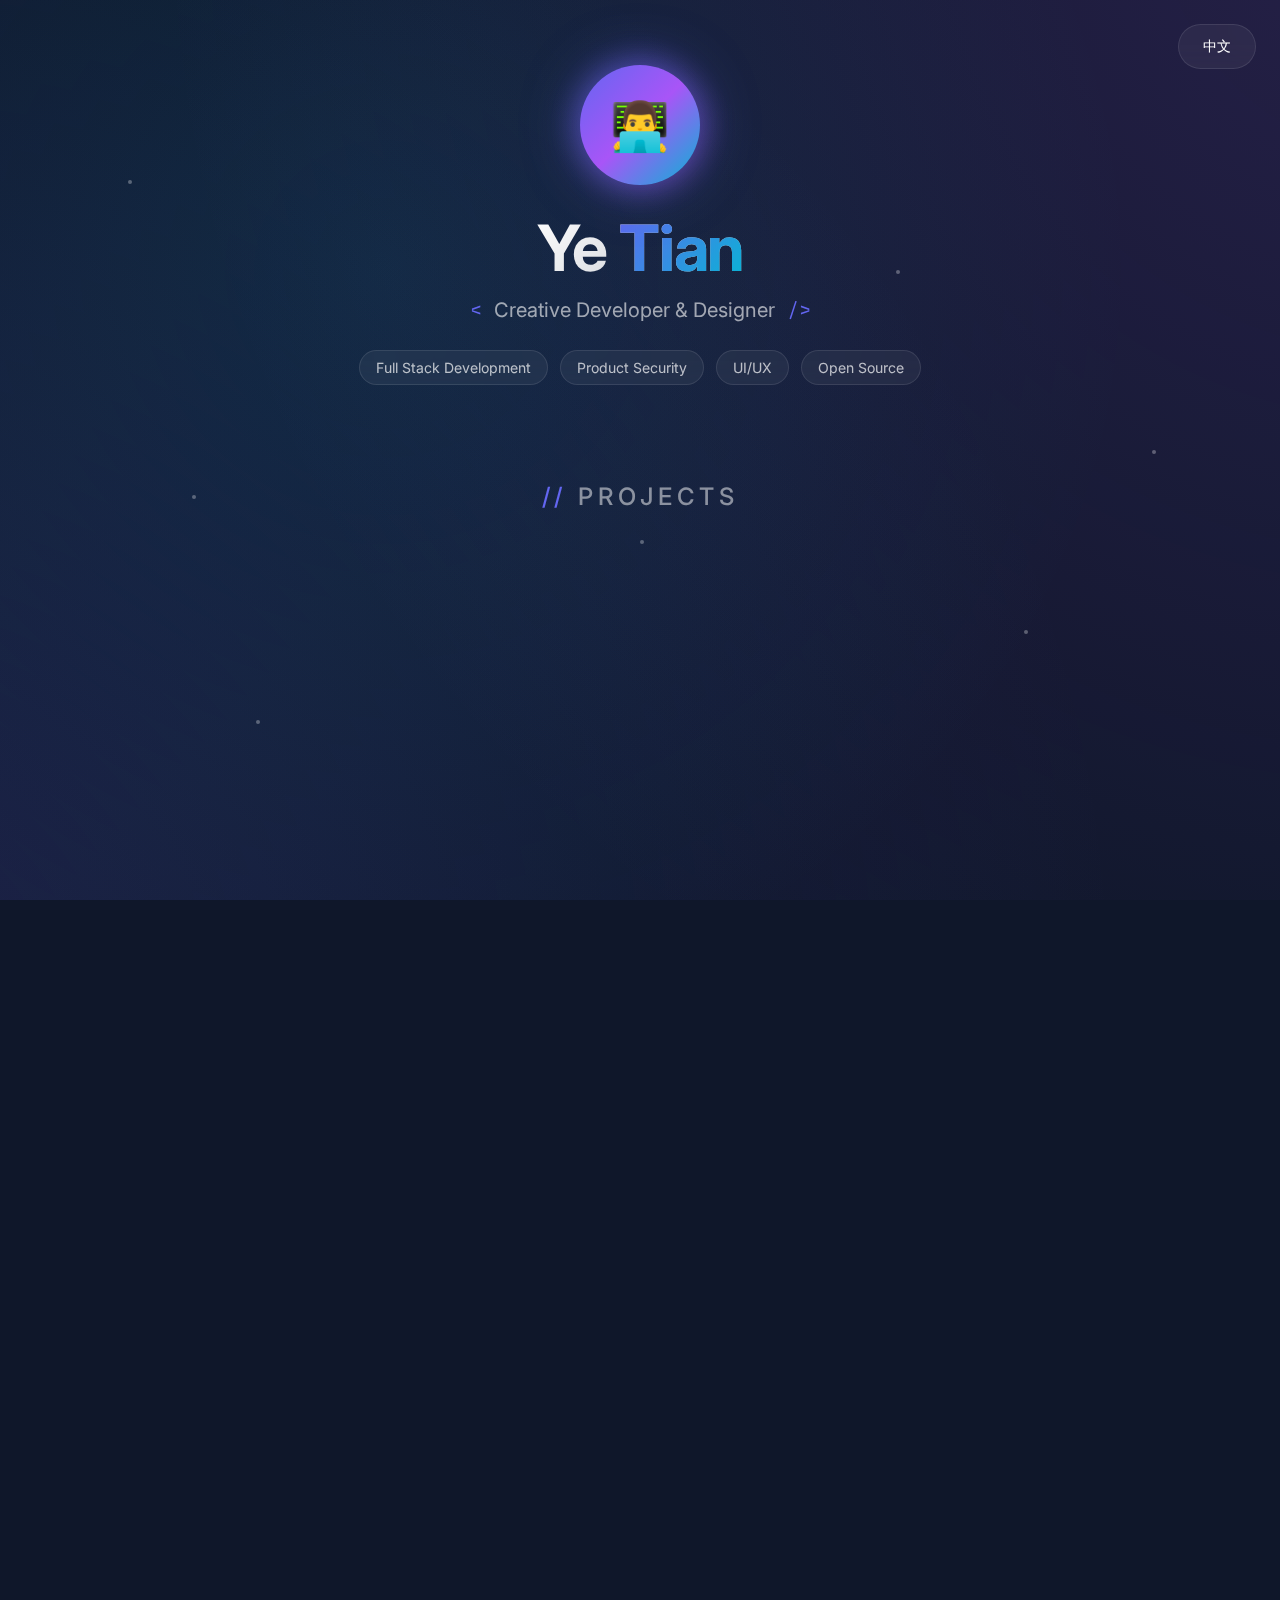
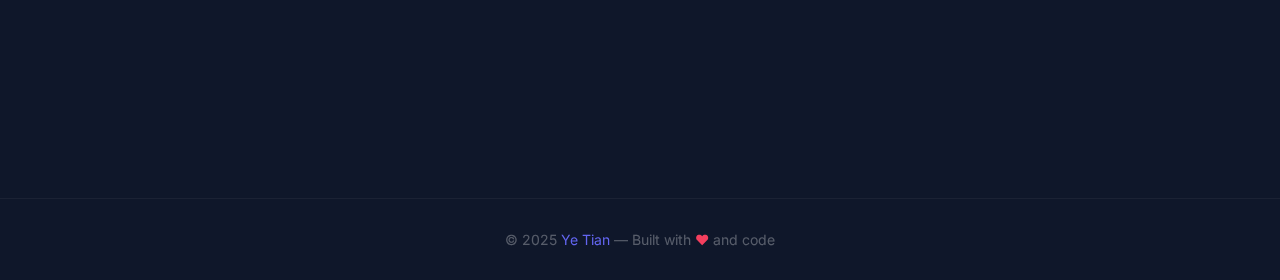
<file: index.html>
<!DOCTYPE html>
<html lang="en">
<head>
    <meta charset="UTF-8">
    <meta name="viewport" content="width=device-width, initial-scale=1.0">
    <title>Ye Tian | Creative Developer</title>
    <style>
        @import url('https://fonts.googleapis.com/css2?family=Inter:wght@300;400;500;600;700&family=Space+Mono:wght@400;700&display=swap');

        * {
            margin: 0;
            padding: 0;
            box-sizing: border-box;
        }

        :root {
            --primary: #6366f1;
            --secondary: #a855f7;
            --accent: #06b6d4;
            --dark: #0f172a;
            --light: #f8fafc;
        }

        body {
            font-family: 'Inter', -apple-system, BlinkMacSystemFont, sans-serif;
            background: var(--dark);
            min-height: 100vh;
            color: var(--light);
            overflow-x: hidden;
        }

        /* Animated Background */
        .bg-animation {
            position: fixed;
            top: 0;
            left: 0;
            width: 100%;
            height: 100%;
            z-index: -1;
            overflow: hidden;
        }

        .bg-animation::before {
            content: '';
            position: absolute;
            top: -50%;
            left: -50%;
            width: 200%;
            height: 200%;
            background: radial-gradient(circle at 20% 80%, rgba(99, 102, 241, 0.15) 0%, transparent 50%),
                        radial-gradient(circle at 80% 20%, rgba(168, 85, 247, 0.15) 0%, transparent 50%),
                        radial-gradient(circle at 40% 40%, rgba(6, 182, 212, 0.1) 0%, transparent 40%);
            animation: bgPulse 15s ease-in-out infinite;
        }

        @keyframes bgPulse {
            0%, 100% { transform: translate(0, 0) rotate(0deg); }
            33% { transform: translate(2%, 2%) rotate(1deg); }
            66% { transform: translate(-1%, 1%) rotate(-1deg); }
        }

        /* Floating particles */
        .particles {
            position: absolute;
            width: 100%;
            height: 100%;
        }

        .particle {
            position: absolute;
            width: 4px;
            height: 4px;
            background: rgba(255, 255, 255, 0.3);
            border-radius: 50%;
            animation: float 20s infinite;
        }

        .particle:nth-child(1) { left: 10%; top: 20%; animation-delay: 0s; animation-duration: 25s; }
        .particle:nth-child(2) { left: 20%; top: 80%; animation-delay: 2s; animation-duration: 20s; }
        .particle:nth-child(3) { left: 30%; top: 40%; animation-delay: 4s; animation-duration: 28s; }
        .particle:nth-child(4) { left: 50%; top: 60%; animation-delay: 1s; animation-duration: 22s; }
        .particle:nth-child(5) { left: 70%; top: 30%; animation-delay: 3s; animation-duration: 26s; }
        .particle:nth-child(6) { left: 80%; top: 70%; animation-delay: 5s; animation-duration: 24s; }
        .particle:nth-child(7) { left: 90%; top: 50%; animation-delay: 2.5s; animation-duration: 21s; }
        .particle:nth-child(8) { left: 15%; top: 55%; animation-delay: 1.5s; animation-duration: 27s; }

        @keyframes float {
            0%, 100% { transform: translateY(0) translateX(0); opacity: 0.3; }
            25% { transform: translateY(-30px) translateX(10px); opacity: 0.6; }
            50% { transform: translateY(-15px) translateX(-10px); opacity: 0.4; }
            75% { transform: translateY(-40px) translateX(5px); opacity: 0.5; }
        }

        /* Header / Hero */
        .hero {
            min-height: 50vh;
            display: flex;
            flex-direction: column;
            justify-content: center;
            align-items: center;
            text-align: center;
            padding: 4rem 1rem 2rem;
            position: relative;
        }

        .avatar {
            width: 120px;
            height: 120px;
            border-radius: 50%;
            background: linear-gradient(135deg, var(--primary), var(--secondary), var(--accent));
            display: flex;
            align-items: center;
            justify-content: center;
            font-size: 3rem;
            margin-bottom: 1.5rem;
            box-shadow: 0 0 60px rgba(99, 102, 241, 0.4);
            animation: avatarGlow 3s ease-in-out infinite;
            position: relative;
        }

        .avatar::after {
            content: '';
            position: absolute;
            inset: -4px;
            border-radius: 50%;
            background: linear-gradient(135deg, var(--primary), var(--secondary));
            z-index: -1;
            filter: blur(15px);
            opacity: 0.5;
        }

        @keyframes avatarGlow {
            0%, 100% { transform: scale(1); }
            50% { transform: scale(1.02); }
        }

        .hero h1 {
            font-size: clamp(2.5rem, 6vw, 4rem);
            font-weight: 700;
            background: linear-gradient(135deg, #fff 0%, rgba(255,255,255,0.7) 100%);
            -webkit-background-clip: text;
            -webkit-text-fill-color: transparent;
            background-clip: text;
            margin-bottom: 0.5rem;
            letter-spacing: -0.02em;
        }

        .hero h1 span {
            background: linear-gradient(135deg, var(--primary), var(--accent));
            -webkit-background-clip: text;
            -webkit-text-fill-color: transparent;
            background-clip: text;
        }

        .hero p {
            font-size: clamp(1rem, 2.5vw, 1.25rem);
            color: rgba(255, 255, 255, 0.6);
            max-width: 500px;
            margin-bottom: 1.5rem;
            line-height: 1.6;
        }

        .hero p::before {
            content: '< ';
            font-family: 'Space Mono', monospace;
            color: var(--primary);
        }

        .hero p::after {
            content: ' />';
            font-family: 'Space Mono', monospace;
            color: var(--primary);
        }

        .tagline {
            display: flex;
            gap: 0.75rem;
            flex-wrap: wrap;
            justify-content: center;
            margin-bottom: 2rem;
        }

        .tag {
            padding: 0.5rem 1rem;
            background: rgba(255, 255, 255, 0.05);
            border: 1px solid rgba(255, 255, 255, 0.1);
            border-radius: 50px;
            font-size: 0.875rem;
            color: rgba(255, 255, 255, 0.7);
            backdrop-filter: blur(10px);
            transition: all 0.3s ease;
        }

        .tag:hover {
            background: rgba(99, 102, 241, 0.2);
            border-color: var(--primary);
            transform: translateY(-2px);
        }

        .lang-switch {
            position: fixed;
            top: 1.5rem;
            right: 1.5rem;
            padding: 0.75rem 1.5rem;
            background: rgba(255, 255, 255, 0.05);
            border: 1px solid rgba(255, 255, 255, 0.1);
            border-radius: 50px;
            color: white;
            text-decoration: none;
            font-size: 0.875rem;
            font-weight: 500;
            backdrop-filter: blur(10px);
            transition: all 0.3s ease;
            z-index: 100;
        }

        .lang-switch:hover {
            background: rgba(99, 102, 241, 0.3);
            border-color: var(--primary);
            transform: scale(1.05);
        }

        /* Main Content */
        .main {
            padding: 2rem 1rem 4rem;
            max-width: 1400px;
            margin: 0 auto;
        }

        .section-title {
            text-align: center;
            margin-bottom: 3rem;
        }

        .section-title h2 {
            font-size: 1.5rem;
            font-weight: 500;
            color: rgba(255, 255, 255, 0.5);
            text-transform: uppercase;
            letter-spacing: 0.2em;
        }

        .section-title h2::before {
            content: '// ';
            color: var(--primary);
        }

        /* Cards Grid */
        .cards {
            display: grid;
            grid-template-columns: repeat(auto-fit, minmax(320px, 1fr));
            gap: 1.5rem;
            padding: 0 1rem;
        }

        .card {
            position: relative;
            background: rgba(255, 255, 255, 0.03);
            border: 1px solid rgba(255, 255, 255, 0.08);
            border-radius: 20px;
            overflow: hidden;
            text-decoration: none;
            color: inherit;
            display: flex;
            flex-direction: column;
            transition: all 0.4s cubic-bezier(0.175, 0.885, 0.32, 1.275);
        }

        .card::before {
            content: '';
            position: absolute;
            top: 0;
            left: 0;
            right: 0;
            height: 4px;
            background: linear-gradient(90deg, var(--primary), var(--secondary), var(--accent));
            transform: scaleX(0);
            transform-origin: left;
            transition: transform 0.4s ease;
        }

        .card:hover {
            transform: translateY(-8px);
            background: rgba(255, 255, 255, 0.06);
            border-color: rgba(255, 255, 255, 0.15);
            box-shadow: 0 25px 50px -12px rgba(0, 0, 0, 0.5);
        }

        .card:hover::before {
            transform: scaleX(1);
        }

        .card-icon {
            height: 180px;
            display: flex;
            align-items: center;
            justify-content: center;
            font-size: 4rem;
            position: relative;
            overflow: hidden;
        }

        .card-icon::after {
            content: '';
            position: absolute;
            inset: 0;
            background: linear-gradient(180deg, transparent 50%, rgba(0,0,0,0.3) 100%);
        }

        .card-content {
            padding: 1.5rem;
            flex: 1;
            display: flex;
            flex-direction: column;
        }

        .card h3 {
            font-size: 1.25rem;
            font-weight: 600;
            margin-bottom: 0.75rem;
            color: white;
        }

        .card p {
            font-size: 0.9rem;
            color: rgba(255, 255, 255, 0.5);
            line-height: 1.6;
            flex: 1;
            margin-bottom: 1rem;
        }

        .card-btn {
            display: inline-flex;
            align-items: center;
            gap: 0.5rem;
            color: var(--primary);
            font-weight: 500;
            font-size: 0.9rem;
            transition: all 0.3s ease;
        }

        .card-btn::after {
            content: '→';
            transition: transform 0.3s ease;
        }

        .card:hover .card-btn::after {
            transform: translateX(4px);
        }

        /* Different gradient backgrounds for cards */
        .card:nth-child(1) .card-icon { background: linear-gradient(135deg, #1e293b 0%, #334155 100%); }
        .card:nth-child(2) .card-icon { background: linear-gradient(135deg, #0f766e 0%, #14b8a6 100%); }
        .card:nth-child(3) .card-icon { background: linear-gradient(135deg, #7c3aed 0%, #a78bfa 100%); }
        .card:nth-child(4) .card-icon { background: linear-gradient(135deg, #dc2626 0%, #f97316 100%); }
        .card:nth-child(5) .card-icon { background: linear-gradient(135deg, #0891b2 0%, #22d3ee 100%); }
        .card:nth-child(6) .card-icon { background: linear-gradient(135deg, #1e3a8a 0%, #3b82f6 100%); }
        .card:nth-child(7) .card-icon { background: linear-gradient(135deg, #be185d 0%, #f472b6 100%); }
        .card:nth-child(8) .card-icon { background: linear-gradient(135deg, #047857 0%, #34d399 100%); }
        .card:nth-child(9) .card-icon { background: linear-gradient(135deg, #6366f1 0%, #a855f7 100%); }

        /* Card glow effect on hover */
        .card::after {
            content: '';
            position: absolute;
            inset: 0;
            border-radius: 20px;
            padding: 2px;
            background: linear-gradient(135deg, var(--primary), var(--secondary), var(--accent));
            -webkit-mask: linear-gradient(#fff 0 0) content-box, linear-gradient(#fff 0 0);
            mask: linear-gradient(#fff 0 0) content-box, linear-gradient(#fff 0 0);
            -webkit-mask-composite: xor;
            mask-composite: exclude;
            opacity: 0;
            transition: opacity 0.4s ease;
        }

        .card:hover::after {
            opacity: 1;
            animation: borderGlow 2s linear infinite;
        }

        @keyframes borderGlow {
            0% { filter: hue-rotate(0deg); }
            100% { filter: hue-rotate(360deg); }
        }

        /* Card icon animation */
        .card-icon {
            transition: transform 0.4s ease;
        }

        .card:hover .card-icon {
            transform: scale(1.05);
        }

        .card-icon span {
            transition: transform 0.4s ease, filter 0.4s ease;
        }

        .card:hover .card-icon span {
            transform: scale(1.2) rotate(5deg);
            filter: drop-shadow(0 0 20px currentColor);
        }

        /* Floating animation for card icons */
        .card-icon span {
            animation: iconFloat 3s ease-in-out infinite;
        }

        @keyframes iconFloat {
            0%, 100% { transform: translateY(0); }
            50% { transform: translateY(-10px); }
        }

        /* Stagger animation delays for icons */
        .card:nth-child(1) .card-icon span { animation-delay: 0s; }
        .card:nth-child(2) .card-icon span { animation-delay: 0.2s; }
        .card:nth-child(3) .card-icon span { animation-delay: 0.4s; }
        .card:nth-child(4) .card-icon span { animation-delay: 0.6s; }
        .card:nth-child(5) .card-icon span { animation-delay: 0.8s; }
        .card:nth-child(6) .card-icon span { animation-delay: 1s; }
        .card:nth-child(7) .card-icon span { animation-delay: 1.2s; }
        .card:nth-child(8) .card-icon span { animation-delay: 1.4s; }
        .card:nth-child(9) .card-icon span { animation-delay: 1.6s; }

        /* Footer */
        footer {
            text-align: center;
            padding: 2rem;
            color: rgba(255, 255, 255, 0.3);
            font-size: 0.875rem;
            border-top: 1px solid rgba(255, 255, 255, 0.05);
        }

        footer a {
            color: var(--primary);
            text-decoration: none;
            transition: color 0.3s ease;
        }

        footer a:hover {
            color: var(--accent);
        }

        /* Responsive */
        @media (max-width: 768px) {
            .hero {
                min-height: 40vh;
                padding-top: 5rem;
            }

            .avatar {
                width: 100px;
                height: 100px;
                font-size: 2.5rem;
            }

            .cards {
                grid-template-columns: 1fr;
            }

            .lang-switch {
                top: 1rem;
                right: 1rem;
                padding: 0.5rem 1rem;
                font-size: 0.75rem;
            }
        }

        /* Staggered animation for cards */
        .card {
            opacity: 0;
            animation: fadeInUp 0.6s ease forwards;
        }

        .card:nth-child(1) { animation-delay: 0.1s; }
        .card:nth-child(2) { animation-delay: 0.15s; }
        .card:nth-child(3) { animation-delay: 0.2s; }
        .card:nth-child(4) { animation-delay: 0.25s; }
        .card:nth-child(5) { animation-delay: 0.3s; }
        .card:nth-child(6) { animation-delay: 0.35s; }
        .card:nth-child(7) { animation-delay: 0.4s; }
        .card:nth-child(8) { animation-delay: 0.45s; }
        .card:nth-child(9) { animation-delay: 0.5s; }

        @keyframes fadeInUp {
            from {
                opacity: 0;
                transform: translateY(30px);
            }
            to {
                opacity: 1;
                transform: translateY(0);
            }
        }
    </style>
</head>
<body>
    <div class="bg-animation">
        <div class="particles">
            <div class="particle"></div>
            <div class="particle"></div>
            <div class="particle"></div>
            <div class="particle"></div>
            <div class="particle"></div>
            <div class="particle"></div>
            <div class="particle"></div>
            <div class="particle"></div>
        </div>
    </div>

    <a href="index-zh.html" class="lang-switch">中文</a>

    <header class="hero">
        <div class="avatar">👨‍💻</div>
        <h1>Ye <span>Tian</span></h1>
        <p>Creative Developer & Designer</p>
        <div class="tagline">
            <span class="tag">Full Stack Development</span>
            <span class="tag">Product Security</span>
            <span class="tag">UI/UX</span>
            <span class="tag">Open Source</span>
        </div>
    </header>

    <main class="main">
        <div class="section-title">
            <h2>Projects</h2>
        </div>

        <div class="cards">
            <a href="acsdm/index.html" class="card">
                <div class="card-icon">📜</div>
                <div class="card-content">
                    <h3>Anti-Cloud Manifesto</h3>
                    <p>Exploring the philosophy of local-first software development. Principles for building tools that prioritize user autonomy and simplicity.</p>
                    <span class="card-btn">Read More</span>
                </div>
            </a>

            <a href="sudoku/index.html" class="card">
                <div class="card-icon">🧩</div>
                <div class="card-content">
                    <h3>Sudoku Game</h3>
                    <p>An interactive puzzle game with multiple difficulty levels, hint system, and progress tracking. Challenge your mind!</p>
                    <span class="card-btn">Play Now</span>
                </div>
            </a>

            <a href="hanz/index.html" class="card">
                <div class="card-icon">🈯</div>
                <div class="card-content">
                    <h3>Hanzi Learning</h3>
                    <p>Master Chinese characters with interactive stroke animations, pinyin pronunciation, and definitions.</p>
                    <span class="card-btn">Start Learning</span>
                </div>
            </a>

            <a href="wxcy/index.html" class="card">
                <div class="card-icon">👔</div>
                <div class="card-content">
                    <h3>Five Elements Dressing</h3>
                    <p>Personalized fashion advice based on Chinese astrology, blood type, and current weather conditions.</p>
                    <span class="card-btn">Get Recommendations</span>
                </div>
            </a>

            <a href="openclaw_suggest/index-en.html" class="card">
                <div class="card-icon">⚡</div>
                <div class="card-content">
                    <h3>AI Agent Guide</h3>
                    <p>Interactive decision tree for choosing the right AI agent with security risk assessment and exportable reports.</p>
                    <span class="card-btn">Get Started</span>
                </div>
            </a>

            <a href="geodrive/index.html" class="card">
                <div class="card-icon">🚗</div>
                <div class="card-content">
                    <h3>GeoDrive Racing</h3>
                    <p>3D map racing game with real-world maps, GPS positioning, route navigation, and customizable settings.</p>
                    <span class="card-btn">Play Now</span>
                </div>
            </a>

            <a href="calcgen/index.html" class="card">
                <div class="card-icon">🔢</div>
                <div class="card-content">
                    <h3>CalcGen</h3>
                    <p>Math worksheet generator for elementary students. Generate printable arithmetic exercises with customizable range, operations, and layout.</p>
                    <span class="card-btn">Get Started</span>
                </div>
            </a>

            <a href="transformer/index.html" class="card">
                <div class="card-icon">🧠</div>
                <div class="card-content">
                    <h3>Transformer Visualizer</h3>
                    <p>Interactive visualization of Transformer architecture. Understand attention mechanism through neuron views, attention matrices, and more.</p>
                    <span class="card-btn">Explore</span>
                </div>
            </a>

            <a href="mdeditor/index.html" class="card">
                <div class="card-icon">📝</div>
                <div class="card-content">
                    <h3>Markdown Editor</h3>
                    <p>Liquid glass styled Markdown editor with live preview, math formulas, syntax highlighting, and auto-save.</p>
                    <span class="card-btn">Start Writing</span>
                </div>
            </a>
        </div>
    </main>

    <footer>
        <p>&copy; 2025 <a href="#">Ye Tian</a> — Built with <span style="color: #f43f5e;">♥</span> and code</p>
    </footer>
</body>
</html>
</file>
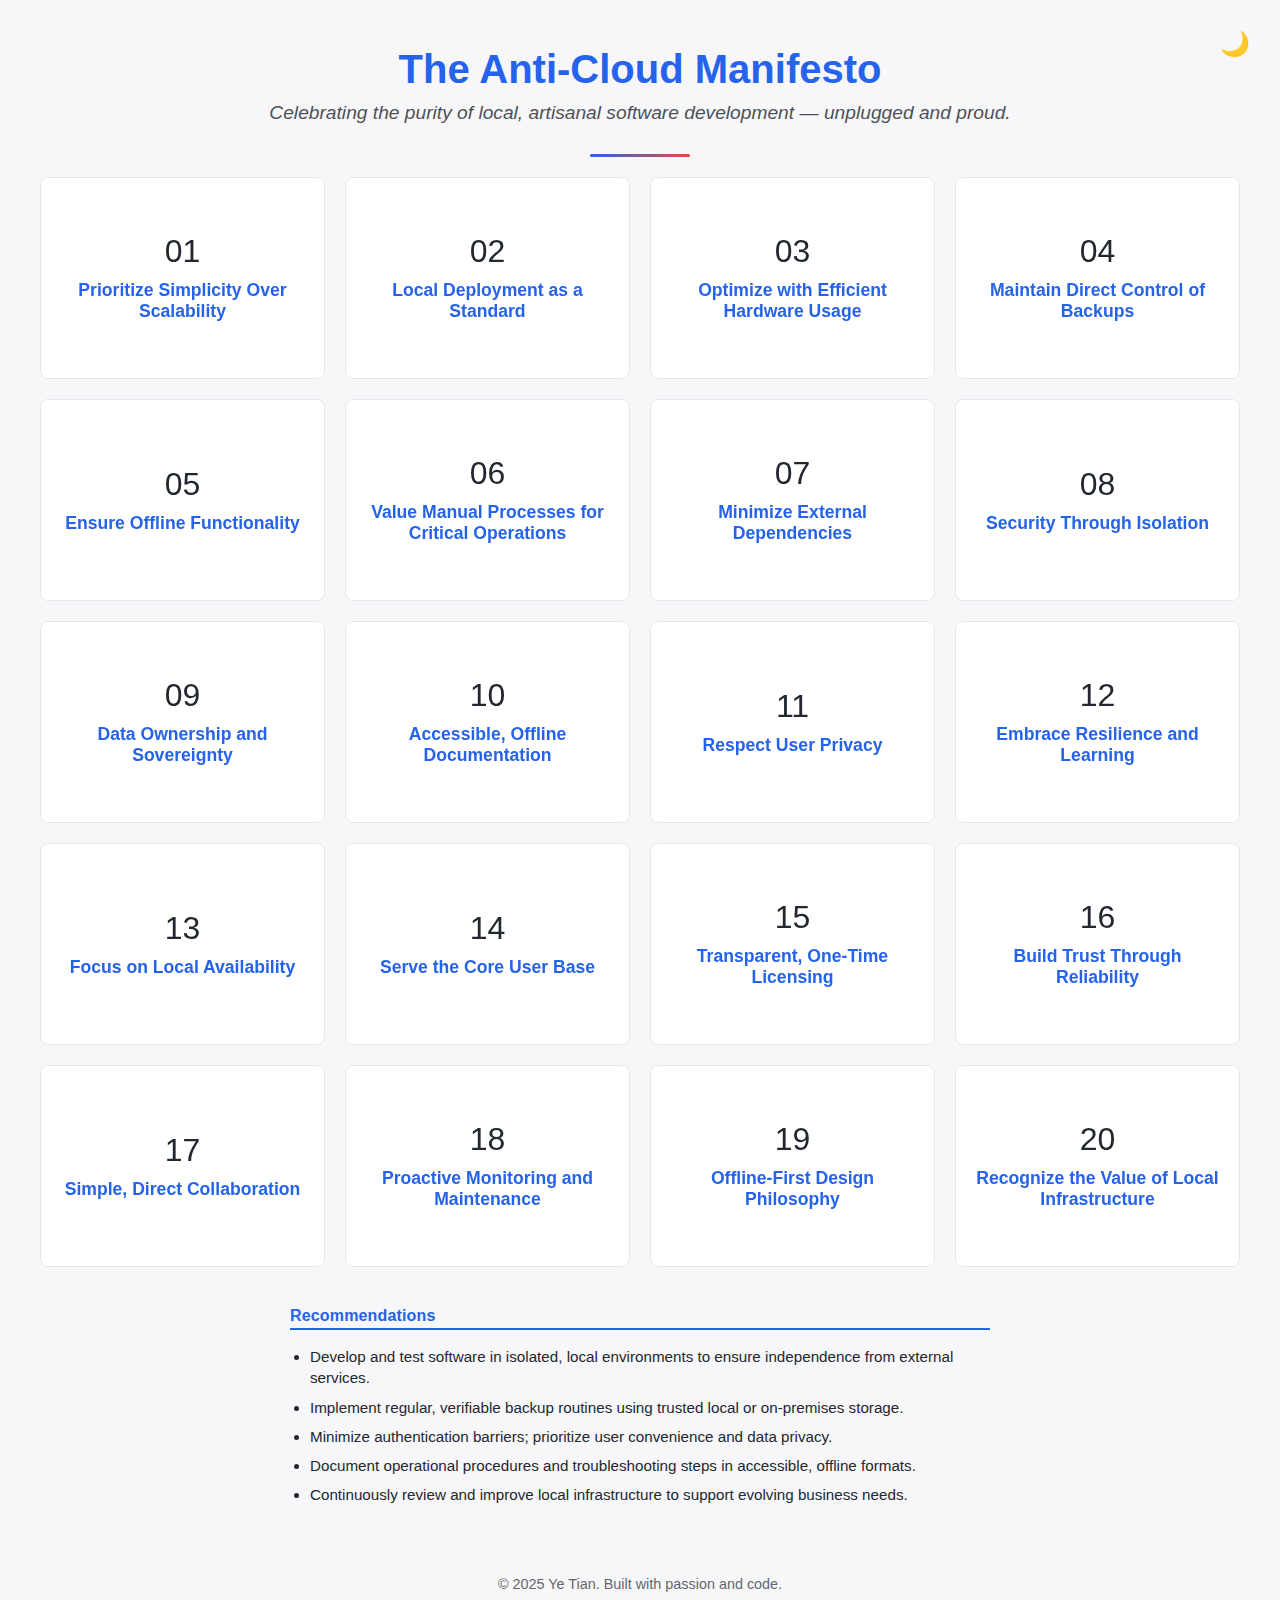
<file: acsdm/index.html>
<!DOCTYPE html>
<html lang="en">
<head>
  <meta charset="UTF-8">
  <meta name="viewport" content="width=device-width, initial-scale=1.0">
  <title>The Anti-Cloud Software Development Manifesto</title>
  <style>
    :root {
      --bg: #f7f7f9;
      --fg: #23272f;
      --card-bg: #fff;
      --card-border: #e5e7eb;
      --accent: #2563eb;
      --flip-bg: #f3f6fa;
    }
    body.dark {
      --bg: #181a1b;
      --fg: #f3f4f6;
      --card-bg: #23272f;
      --card-border: #444;
      --accent: #60a5fa;
      --flip-bg: #2d3748;
    }
    body {
      font-family: 'Segoe UI', 'Arial', sans-serif;
      background: var(--bg);
      color: var(--fg);
      margin: 0;
      padding: 20px;
      transition: background 0.2s, color 0.2s;
    }
    header {
      text-align: center;
      margin-bottom: 30px;
    }
    header h1 {
      font-size: 2.5rem;
      color: var(--accent);
      margin-bottom: 10px;
    }
    header .slogan {
      font-size: 1.2rem;
      color: var(--fg);
      margin: 0;
      font-style: italic;
      opacity: 0.8;
    }
    .gallery {
      display: grid;
      grid-template-columns: repeat(1, 1fr);
      gap: 20px;
      max-width: 1200px;
      margin: 0 auto;
    }
    @media (min-width: 600px) {
      .gallery {
        grid-template-columns: repeat(2, 1fr);
      }
    }
    @media (min-width: 1000px) {
      .gallery {
        grid-template-columns: repeat(4, 1fr);
      }
    }
    .card {
      background: var(--card-bg);
      border: 1px solid var(--card-border);
      border-radius: 8px;
      perspective: 1000px;
      cursor: pointer;
      transition: box-shadow 0.3s;
    }
    .card:hover {
      box-shadow: 0 8px 16px rgba(0,0,0,0.2);
    }
    .card-inner {
      position: relative;
      width: 100%;
      height: 200px;
      text-align: center;
      transition: transform 0.6s;
      transform-style: preserve-3d;
    }
    .card.flipped .card-inner,
    .card.hover-flipped .card-inner {
      transform: rotateY(180deg);
    }
    .card-face {
      position: absolute;
      width: 100%;
      height: 100%;
      -webkit-backface-visibility: hidden;
      backface-visibility: hidden;
      border-radius: 8px;
      display: flex;
      flex-direction: column;
      justify-content: center;
      align-items: center;
      padding: 20px;
      box-sizing: border-box;
    }
    .front {
      background: var(--card-bg);
      color: var(--fg);
    }
    .back {
      background: var(--flip-bg);
      color: var(--fg);
      transform: rotateY(180deg);
      overflow-y: auto;
    }
    .icon {
      font-size: 2rem;
      margin-bottom: 10px;
    }
    .title {
      font-weight: bold;
      font-size: 1.1rem;
      color: var(--accent);
    }
    .content {
      font-size: 0.9rem;
      line-height: 1.4;
    }
    .toggle-theme-btn {
      position: fixed;
      top: 20px;
      right: 20px;
      background: none;
      border: none;
      color: var(--accent);
      font-size: 1.5rem;
      cursor: pointer;
      padding: 10px;
      border-radius: 50%;
      transition: background 0.2s;
    }
    .toggle-theme-btn:hover {
      background: var(--flip-bg);
    }
    .recommendations {
      max-width: 700px;
      margin: 40px auto 0 auto;
      padding: 0 20px;
    }
    .recommendations h2 {
      border-bottom: 2px solid var(--accent);
      padding-bottom: 0.2rem;
      margin-bottom: 0.5rem;
      font-size: 1rem;
      font-weight: 600;
      color: var(--accent);
      letter-spacing: 0.01em;
    }
    .recommendations ul {
      list-style-type: disc;
      padding-left: 20px;
    }
    .recommendations li {
      margin: 0.5rem 0;
      color: var(--fg);
      font-size: 0.95rem;
      line-height: 1.4;
    }
    .divider {
      border: none;
      height: 3px;
      background: linear-gradient(90deg, var(--accent), #e74c3c);
      margin: 20px auto;
      width: 100px;
      border-radius: 2px;
    }
    footer {
      text-align: center;
      margin-top: 50px;
      padding: 20px;
      color: var(--fg);
      opacity: 0.7;
      font-size: 0.9rem;
    }
  </style>
</head>
<body>
  <header>
    <h1>The Anti-Cloud Manifesto</h1>
    <p class="slogan">Celebrating the purity of local, artisanal software development — unplugged and proud.</p>
  </header>
  <hr class="divider">
  <button class="toggle-theme-btn" id="themeToggle" title="Toggle light/dark mode">🌙</button>
  <div class="gallery">
    <!-- Principles -->
    <div class="card" onclick="flipCard(this)">
      <div class="card-inner">
        <div class="card-face front">
          <div class="icon">01</div>
          <div class="title">Prioritize Simplicity Over Scalability</div>
        </div>
        <div class="card-face back">
          <div class="content">Design software to meet actual user needs without unnecessary complexity or premature optimization for scale.</div>
        </div>
      </div>
    </div>
    <div class="card" onclick="flipCard(this)">
      <div class="card-inner">
        <div class="card-face front">
          <div class="icon">02</div>
          <div class="title">Local Deployment as a Standard</div>
        </div>
        <div class="card-face back">
          <div class="content">Ensure applications run reliably on local environments. Production quality is achieved when software performs consistently on user machines.</div>
        </div>
      </div>
    </div>
    <div class="card" onclick="flipCard(this)">
      <div class="card-inner">
        <div class="card-face front">
          <div class="icon">03</div>
          <div class="title">Optimize with Efficient Hardware Usage</div>
        </div>
        <div class="card-face back">
          <div class="content">Enhance performance through effective use of available hardware resources before considering distributed solutions.</div>
        </div>
      </div>
    </div>
    <div class="card" onclick="flipCard(this)">
      <div class="card-inner">
        <div class="card-face front">
          <div class="icon">04</div>
          <div class="title">Maintain Direct Control of Backups</div>
        </div>
        <div class="card-face back">
          <div class="content">Implement straightforward, transparent backup strategies using local or directly managed storage solutions.</div>
        </div>
      </div>
    </div>
    <div class="card" onclick="flipCard(this)">
      <div class="card-inner">
        <div class="card-face front">
          <div class="icon">05</div>
          <div class="title">Ensure Offline Functionality</div>
        </div>
        <div class="card-face back">
          <div class="content">Design applications to operate fully without reliance on continuous internet connectivity.</div>
        </div>
      </div>
    </div>
    <div class="card" onclick="flipCard(this)">
      <div class="card-inner">
        <div class="card-face front">
          <div class="icon">06</div>
          <div class="title">Value Manual Processes for Critical Operations</div>
        </div>
        <div class="card-face back">
          <div class="content">Retain manual steps for essential deployment and maintenance tasks to ensure understanding and accountability.</div>
        </div>
      </div>
    </div>
    <div class="card" onclick="flipCard(this)">
      <div class="card-inner">
        <div class="card-face front">
          <div class="icon">07</div>
          <div class="title">Minimize External Dependencies</div>
        </div>
        <div class="card-face back">
          <div class="content">Limit reliance on third-party APIs and services to reduce risk and maintain operational independence.</div>
        </div>
      </div>
    </div>
    <div class="card" onclick="flipCard(this)">
      <div class="card-inner">
        <div class="card-face front">
          <div class="icon">08</div>
          <div class="title">Security Through Isolation</div>
        </div>
        <div class="card-face back">
          <div class="content">Enhance security by minimizing network exposure and maintaining clear boundaries between systems.</div>
        </div>
      </div>
    </div>
    <div class="card" onclick="flipCard(this)">
      <div class="card-inner">
        <div class="card-face front">
          <div class="icon">09</div>
          <div class="title">Data Ownership and Sovereignty</div>
        </div>
        <div class="card-face back">
          <div class="content">Store and manage data locally to ensure privacy, compliance, and full control over information assets.</div>
        </div>
      </div>
    </div>
    <div class="card" onclick="flipCard(this)">
      <div class="card-inner">
        <div class="card-face front">
          <div class="icon">10</div>
          <div class="title">Accessible, Offline Documentation</div>
        </div>
        <div class="card-face back">
          <div class="content">Provide comprehensive documentation in formats that are accessible without internet access.</div>
        </div>
      </div>
    </div>
    <div class="card" onclick="flipCard(this)">
      <div class="card-inner">
        <div class="card-face front">
          <div class="icon">11</div>
          <div class="title">Respect User Privacy</div>
        </div>
        <div class="card-face back">
          <div class="content">Avoid unnecessary analytics and telemetry. Gather feedback directly and transparently from users.</div>
        </div>
      </div>
    </div>
    <div class="card" onclick="flipCard(this)">
      <div class="card-inner">
        <div class="card-face front">
          <div class="icon">12</div>
          <div class="title">Embrace Resilience and Learning</div>
        </div>
        <div class="card-face back">
          <div class="content">Accept occasional downtime as an opportunity for improvement and professional growth.</div>
        </div>
      </div>
    </div>
    <div class="card" onclick="flipCard(this)">
      <div class="card-inner">
        <div class="card-face front">
          <div class="icon">13</div>
          <div class="title">Focus on Local Availability</div>
        </div>
        <div class="card-face back">
          <div class="content">Prioritize reliability and performance for the primary user environment rather than global distribution.</div>
        </div>
      </div>
    </div>
    <div class="card" onclick="flipCard(this)">
      <div class="card-inner">
        <div class="card-face front">
          <div class="icon">14</div>
          <div class="title">Serve the Core User Base</div>
        </div>
        <div class="card-face back">
          <div class="content">Develop features and optimizations that benefit the primary users, not hypothetical global audiences.</div>
        </div>
      </div>
    </div>
    <div class="card" onclick="flipCard(this)">
      <div class="card-inner">
        <div class="card-face front">
          <div class="icon">15</div>
          <div class="title">Transparent, One-Time Licensing</div>
        </div>
        <div class="card-face back">
          <div class="content">Favor straightforward, perpetual licensing models over recurring subscriptions.</div>
        </div>
      </div>
    </div>
    <div class="card" onclick="flipCard(this)">
      <div class="card-inner">
        <div class="card-face front">
          <div class="icon">16</div>
          <div class="title">Build Trust Through Reliability</div>
        </div>
        <div class="card-face back">
          <div class="content">Establish trust by delivering consistent, dependable software experiences without unnecessary cloud dependencies.</div>
        </div>
      </div>
    </div>
    <div class="card" onclick="flipCard(this)">
      <div class="card-inner">
        <div class="card-face front">
          <div class="icon">17</div>
          <div class="title">Simple, Direct Collaboration</div>
        </div>
        <div class="card-face back">
          <div class="content">Facilitate collaboration using clear, direct methods such as local file sharing and versioning.</div>
        </div>
      </div>
    </div>
    <div class="card" onclick="flipCard(this)">
      <div class="card-inner">
        <div class="card-face front">
          <div class="icon">18</div>
          <div class="title">Proactive Monitoring and Maintenance</div>
        </div>
        <div class="card-face back">
          <div class="content">Encourage regular, hands-on monitoring and maintenance to ensure system health and performance.</div>
        </div>
      </div>
    </div>
    <div class="card" onclick="flipCard(this)">
      <div class="card-inner">
        <div class="card-face front">
          <div class="icon">19</div>
          <div class="title">Offline-First Design Philosophy</div>
        </div>
        <div class="card-face back">
          <div class="content">Adopt an offline-first approach to maximize reliability and user autonomy.</div>
        </div>
      </div>
    </div>
    <div class="card" onclick="flipCard(this)">
      <div class="card-inner">
        <div class="card-face front">
          <div class="icon">20</div>
          <div class="title">Recognize the Value of Local Infrastructure</div>
        </div>
        <div class="card-face back">
          <div class="content">Invest in robust local infrastructure, acknowledging its importance for long-term sustainability and control.</div>
        </div>
      </div>
    </div>
  </div>
  <section class="recommendations">
    <h2>Recommendations</h2>
    <ul>
      <li>Develop and test software in isolated, local environments to ensure independence from external services.</li>
      <li>Implement regular, verifiable backup routines using trusted local or on-premises storage.</li>
      <li>Minimize authentication barriers; prioritize user convenience and data privacy.</li>
      <li>Document operational procedures and troubleshooting steps in accessible, offline formats.</li>
      <li>Continuously review and improve local infrastructure to support evolving business needs.</li>
    </ul>
  </section>
  <footer>&copy; 2025 Ye Tian. Built with passion and code.</footer>
  <script>
    function flipCard(card) {
      card.classList.toggle('flipped');
    }

    // Add hover effects to cards
    document.querySelectorAll('.card').forEach(card => {
      card.addEventListener('mouseenter', () => {
        if (!card.classList.contains('flipped')) {
          card.classList.add('hover-flipped');
        }
      });
      card.addEventListener('mouseleave', () => {
        card.classList.remove('hover-flipped');
      });
    });

    // Theme toggle logic
    const btn = document.getElementById('themeToggle');
    const body = document.body;
    function setTheme(dark) {
      if (dark) {
        body.classList.add('dark');
        btn.textContent = '☀️';
        btn.title = 'Switch to light mode';
        localStorage.setItem('theme', 'dark');
      } else {
        body.classList.remove('dark');
        btn.textContent = '🌙';
        btn.title = 'Switch to dark mode';
        localStorage.setItem('theme', 'light');
      }
    }
    btn.addEventListener('click', () => {
      setTheme(!body.classList.contains('dark'));
    });
    // On load, set theme from localStorage or system preference
    (function() {
      const saved = localStorage.getItem('theme');
      if (saved === 'dark' || (!saved && window.matchMedia('(prefers-color-scheme: dark)').matches)) {
        setTheme(true);
      } else {
        setTheme(false);
      }
    })();
  </script>
</body>
</html>
</file>
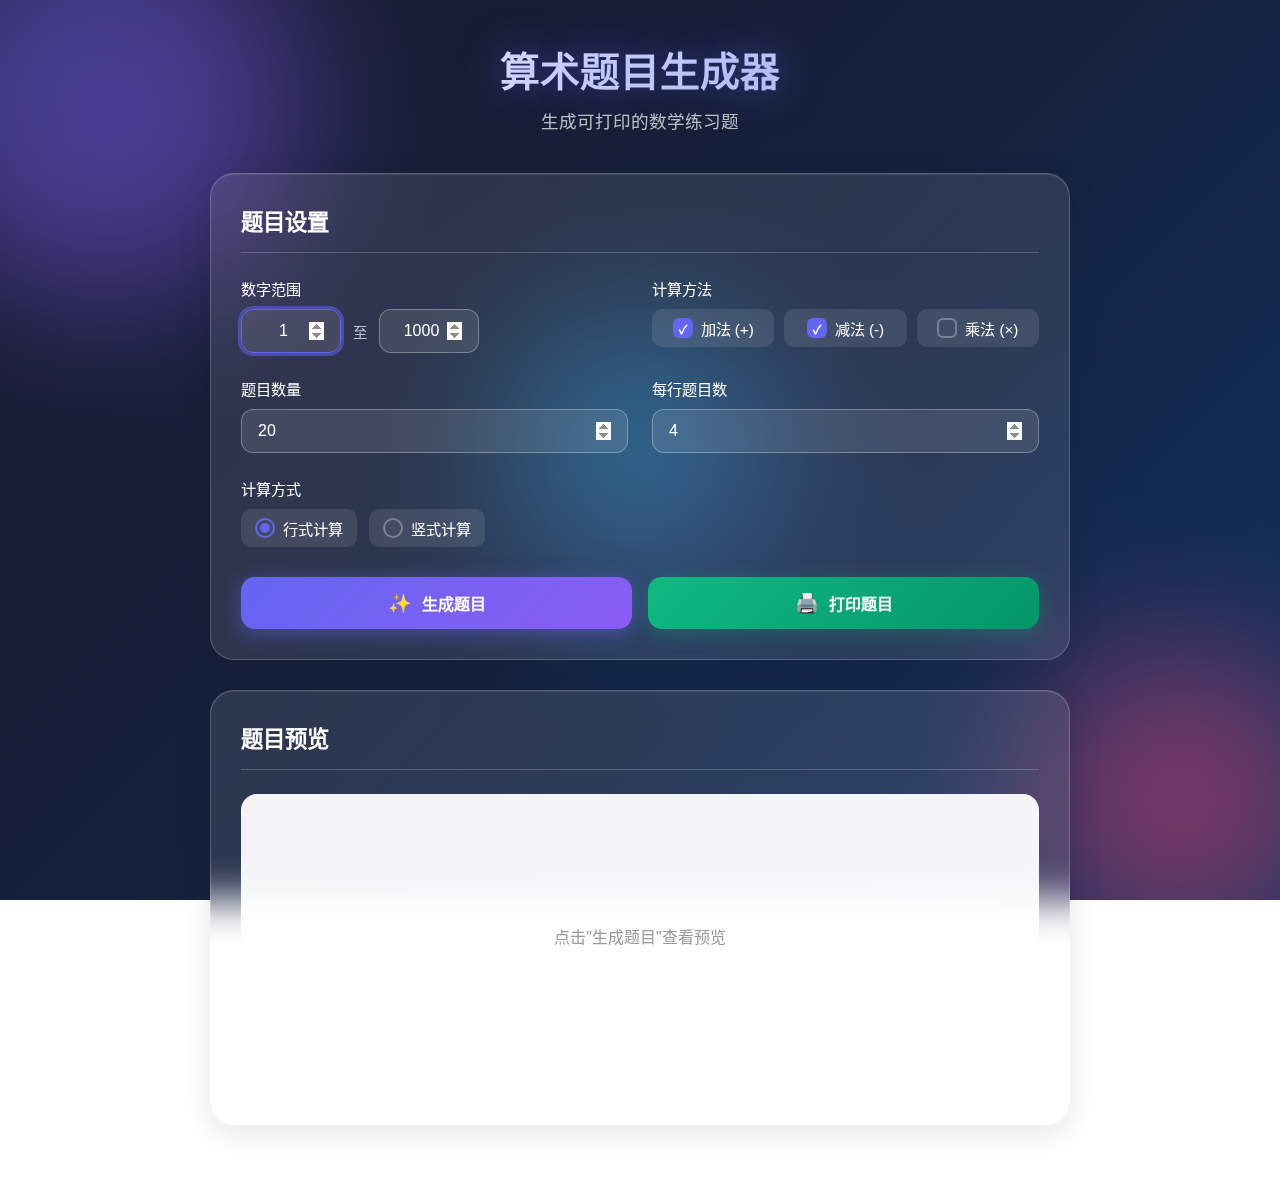
<file: calcgen/index.html>
<!DOCTYPE html>
<html lang="zh-CN">
<head>
    <meta charset="UTF-8">
    <meta name="viewport" content="width=device-width, initial-scale=1.0">
    <title>算术题目生成器 - CalcGen</title>
    <link rel="stylesheet" href="style.css">
</head>
<body>
    <!-- 动态背景 -->
    <div class="bg-animation">
        <div class="orb orb-1"></div>
        <div class="orb orb-2"></div>
        <div class="orb orb-3"></div>
    </div>

    <div class="container">
        <!-- 标题 -->
        <header class="header">
            <h1>算术题目生成器</h1>
            <p class="subtitle">生成可打印的数学练习题</p>
        </header>

        <!-- 设置面板 -->
        <div class="glass-panel settings-panel">
            <h2>题目设置</h2>

            <div class="form-grid">
                <!-- 数字范围 -->
                <div class="form-group">
                    <label>数字范围</label>
                    <div class="range-inputs">
                        <input type="number" id="minNum" value="1" min="0" max="9999">
                        <span>至</span>
                        <input type="number" id="maxNum" value="1000" min="1" max="9999">
                    </div>
                </div>

                <!-- 计算方法 -->
                <div class="form-group">
                    <label>计算方法</label>
                    <div class="checkbox-row">
                        <label class="checkbox-item">
                            <input type="checkbox" id="opAdd" checked>
                            <span class="checkmark"></span>
                            加法 (+)
                        </label>
                        <label class="checkbox-item">
                            <input type="checkbox" id="opSub" checked>
                            <span class="checkmark"></span>
                            减法 (-)
                        </label>
                        <label class="checkbox-item">
                            <input type="checkbox" id="opMul">
                            <span class="checkmark"></span>
                            乘法 (×)
                        </label>
                    </div>
                </div>

                <!-- 题目数量 -->
                <div class="form-group">
                    <label for="questionCount">题目数量</label>
                    <input type="number" id="questionCount" value="20" min="1" max="100">
                </div>

                <!-- 每行题目数 -->
                <div class="form-group">
                    <label for="perRow">每行题目数</label>
                    <input type="number" id="perRow" value="4" min="1" max="6">
                </div>

                <!-- 计算方式 -->
                <div class="form-group full-width">
                    <label>计算方式</label>
                    <div class="radio-group">
                        <label class="radio-item">
                            <input type="radio" name="calcType" value="inline" checked>
                            <span class="radio-mark"></span>
                            行式计算
                        </label>
                        <label class="radio-item">
                            <input type="radio" name="calcType" value="vertical">
                            <span class="radio-mark"></span>
                            竖式计算
                        </label>
                    </div>
                </div>
            </div>

            <!-- 生成按钮 -->
            <div class="button-group">
                <button class="btn btn-primary" id="generateBtn">
                    <span class="btn-icon">✨</span>
                    生成题目
                </button>
                <button class="btn btn-secondary" id="printBtn">
                    <span class="btn-icon">🖨️</span>
                    打印题目
                </button>
            </div>
        </div>

        <!-- 预览面板 -->
        <div class="glass-panel preview-panel">
            <h2>题目预览</h2>
            <div id="previewArea" class="preview-area">
                <p class="placeholder">点击"生成题目"查看预览</p>
            </div>
        </div>
    </div>

    <!-- 打印样式 -->
    <div id="printArea" class="print-area"></div>

    <script src="script.js"></script>
</body>
</html>
</file>
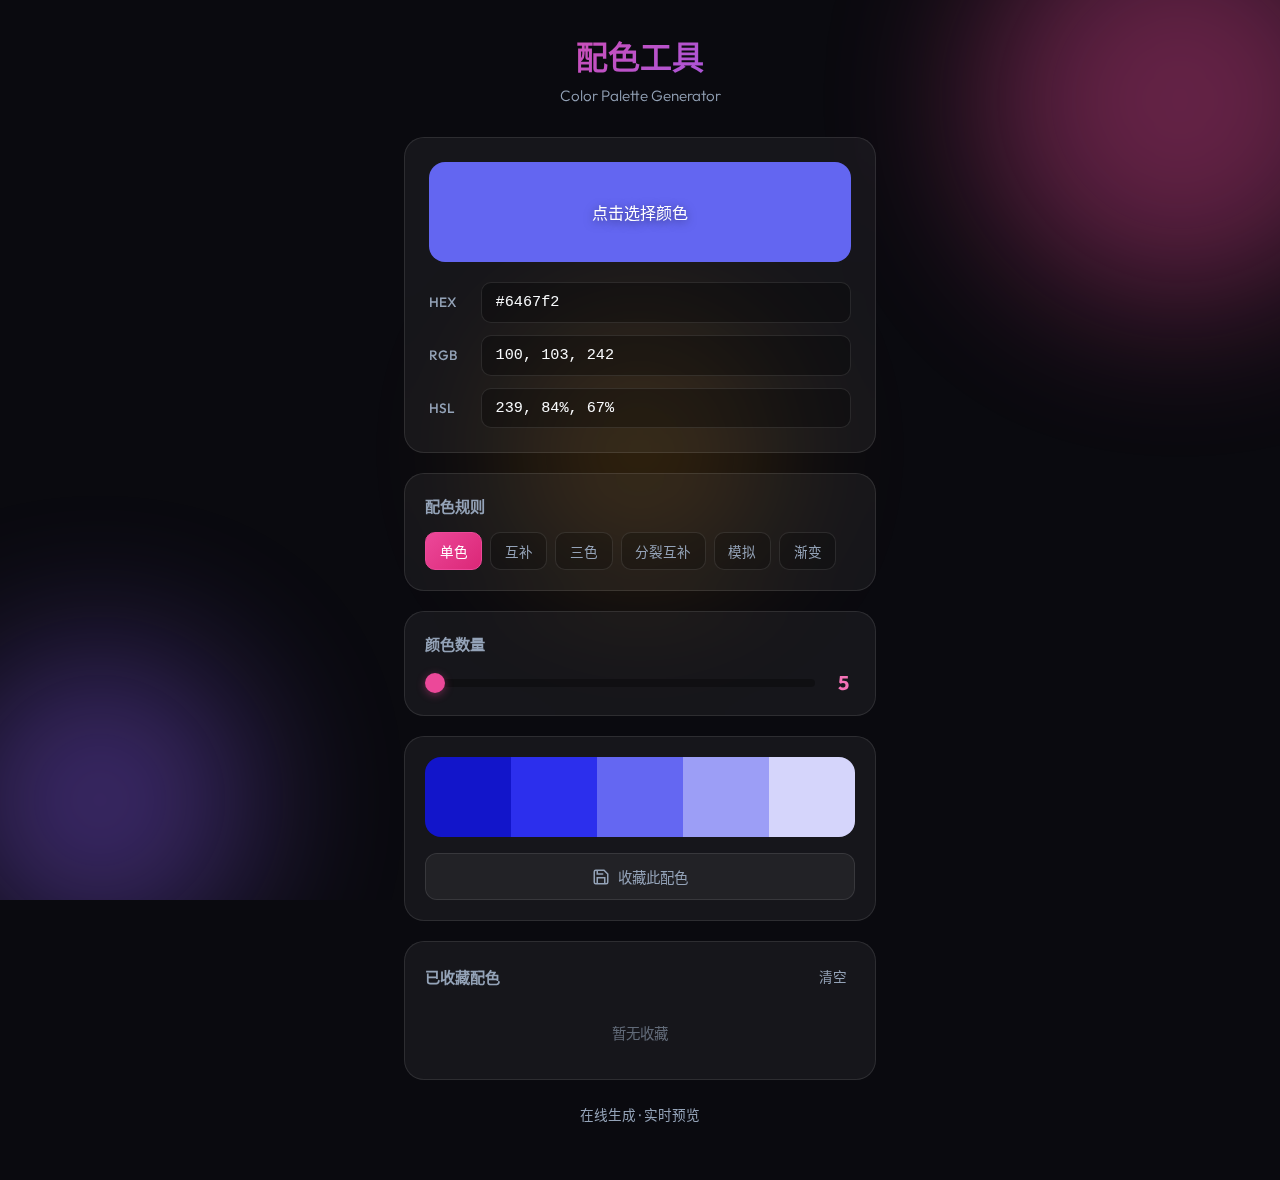
<file: color_palette/index.html>
<!DOCTYPE html>
<html lang="zh-CN">
<head>
    <meta charset="UTF-8">
    <meta name="viewport" content="width=device-width, initial-scale=1.0">
    <title>Color Palette - 配色工具</title>
    <link rel="preconnect" href="https://fonts.googleapis.com">
    <link rel="preconnect" href="https://fonts.gstatic.com" crossorigin>
    <link href="https://fonts.googleapis.com/css2?family=Outfit:wght@300;400;500;600;700&display=swap" rel="stylesheet">
    <link rel="stylesheet" href="style.css">
</head>
<body>
    <div class="bg-animation">
        <div class="orb orb-1"></div>
        <div class="orb orb-2"></div>
        <div class="orb orb-3"></div>
    </div>

    <div class="container">
        <header>
            <h1>配色工具</h1>
            <p class="subtitle">Color Palette Generator</p>
        </header>

        <main>
            <!-- Color Picker -->
            <div class="picker-card">
                <div class="color-preview" id="colorPreview">
                    <input type="color" id="colorPicker" value="#6366f1">
                </div>
                <div class="color-inputs">
                    <div class="color-input-group">
                        <label>HEX</label>
                        <input type="text" id="hexInput" value="#6366f1" placeholder="#000000">
                    </div>
                    <div class="color-input-group">
                        <label>RGB</label>
                        <input type="text" id="rgbInput" value="99, 102, 241" placeholder="0, 0, 0">
                    </div>
                    <div class="color-input-group">
                        <label>HSL</label>
                        <input type="text" id="hslInput" value="239, 84%, 67%" placeholder="0, 0%, 0%">
                    </div>
                </div>
            </div>

            <!-- Harmony Type -->
            <div class="harmony-card">
                <h3>配色规则</h3>
                <div class="harmony-tabs" id="harmonyTabs">
                    <button class="harmony-tab active" data-harmony="monochromatic">单色</button>
                    <button class="harmony-tab" data-harmony="complementary">互补</button>
                    <button class="harmony-tab" data-harmony="triadic">三色</button>
                    <button class="harmony-tab" data-harmony="split">分裂互补</button>
                    <button class="harmony-tab" data-harmony="analogous">模拟</button>
                    <button class="harmony-tab" data-harmony="gradient">渐变</button>
                </div>
            </div>

            <!-- Gradient Options -->
            <div class="gradient-card hidden" id="gradientCard">
                <div class="gradient-inputs">
                    <div class="gradient-input-group">
                        <label>起始颜色</label>
                        <div class="color-preview-small" id="gradientStartPreview">
                            <input type="color" id="gradientStart" value="#6366f1">
                        </div>
                    </div>
                    <div class="gradient-arrow">→</div>
                    <div class="gradient-input-group">
                        <label>结束颜色</label>
                        <div class="color-preview-small" id="gradientEndPreview">
                            <input type="color" id="gradientEnd" value="#ec4899">
                        </div>
                    </div>
                </div>
            </div>

            <!-- Color Count -->
            <div class="count-card">
                <h3>颜色数量</h3>
                <div class="count-slider">
                    <input type="range" id="colorCount" min="5" max="9" value="5">
                    <span class="count-value" id="colorCountValue">5</span>
                </div>
            </div>

            <!-- Palette Display -->
            <div class="palette-card">
                <div class="palette-colors" id="paletteColors">
                    <!-- Generated colors -->
                </div>
                <button class="save-palette-btn" id="savePalette">
                    <svg width="18" height="18" viewBox="0 0 24 24" fill="none" stroke="currentColor" stroke-width="2">
                        <path d="M19 21H5a2 2 0 0 1-2-2V5a2 2 0 0 1 2-2h11l5 5v11a2 2 0 0 1-2 2z"></path>
                        <polyline points="17 21 17 13 7 13 7 21"></polyline>
                        <polyline points="7 3 7 8 15 8"></polyline>
                    </svg>
                    收藏此配色
                </button>
            </div>

            <!-- Saved Palettes -->
            <div class="saved-card" id="savedCard">
                <div class="saved-header">
                    <h3>已收藏配色</h3>
                    <button class="clear-saved" id="clearSaved">清空</button>
                </div>
                <div class="saved-list" id="savedList">
                    <p class="saved-empty">暂无收藏</p>
                </div>
            </div>
        </main>

        <footer>
            <p>在线生成 · 实时预览</p>
        </footer>
    </div>

    <div class="notification" id="notification">
        <span class="notification-text" id="notificationText">已收藏</span>
    </div>

    <script src="script.js"></script>
</body>
</html>
</file>
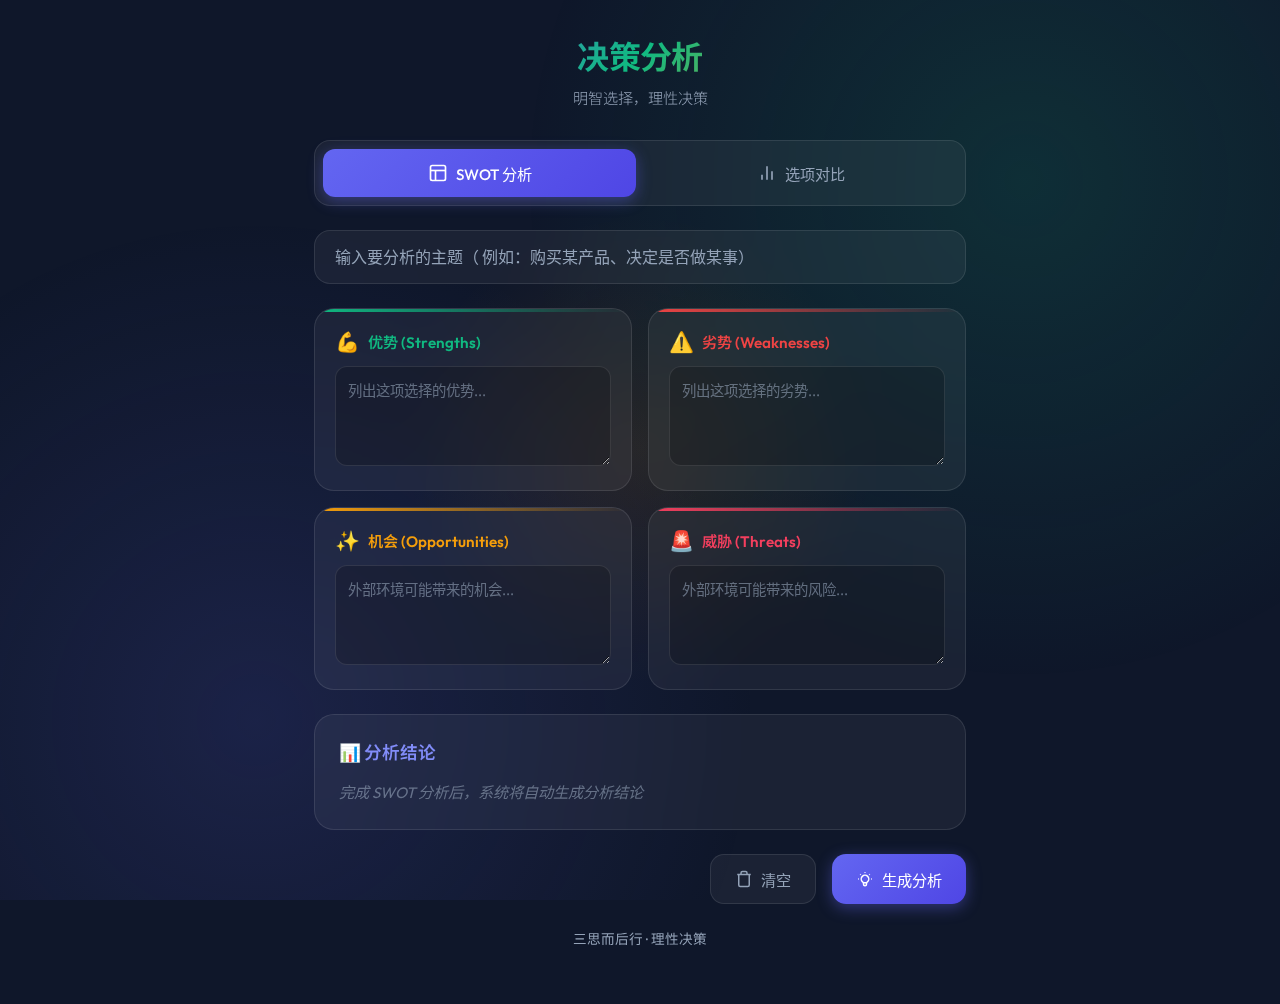
<file: companalysis/index.html>
<!DOCTYPE html>
<html lang="zh-CN">
<head>
    <meta charset="UTF-8">
    <meta name="viewport" content="width=device-width, initial-scale=1.0">
    <title>决策分析 | Decision Analyzer</title>
    <link rel="stylesheet" href="style.css">
    <link rel="preconnect" href="https://fonts.googleapis.com">
    <link rel="preconnect" href="https://fonts.gstatic.com" crossorigin>
    <link href="https://fonts.googleapis.com/css2?family=Outfit:wght@300;400;500;600;700&family=Noto+Sans+SC:wght@300;400;500;700&display=swap" rel="stylesheet">
</head>
<body>
    <div class="bg-animation">
        <div class="particles"></div>
    </div>

    <div class="container">
        <header>
            <h1>决策分析</h1>
            <p class="subtitle">明智选择，理性决策</p>
        </header>

        <main>
            <div class="tabs">
                <button class="tab active" data-tab="swot">
                    <svg width="20" height="20" viewBox="0 0 24 24" fill="none" stroke="currentColor" stroke-width="2">
                        <rect x="3" y="3" width="18" height="18" rx="2"/>
                        <line x1="3" y1="9" x2="21" y2="9"/>
                        <line x1="9" y1="9" x2="9" y2="21"/>
                    </svg>
                    SWOT 分析
                </button>
                <button class="tab" data-tab="compare">
                    <svg width="20" height="20" viewBox="0 0 24 24" fill="none" stroke="currentColor" stroke-width="2">
                        <line x1="18" y1="20" x2="18" y2="10"/>
                        <line x1="12" y1="20" x2="12" y2="4"/>
                        <line x1="6" y1="20" x2="6" y2="14"/>
                    </svg>
                    选项对比
                </button>
            </div>

            <!-- SWOT Analysis Panel -->
            <div class="panel active" id="swotPanel">
                <div class="input-group">
                    <input type="text" id="swotTopic" placeholder="输入要分析的主题（ 例如：购买某产品、决定是否做某事）">
                </div>

                <div class="swot-grid">
                    <div class="swot-card strength">
                        <div class="swot-header">
                            <span class="swot-icon">💪</span>
                            <h3>优势 (Strengths)</h3>
                        </div>
                        <textarea id="strengths" placeholder="列出这项选择的优势..."></textarea>
                    </div>

                    <div class="swot-card weakness">
                        <div class="swot-header">
                            <span class="swot-icon">⚠️</span>
                            <h3>劣势 (Weaknesses)</h3>
                        </div>
                        <textarea id="weaknesses" placeholder="列出这项选择的劣势..."></textarea>
                    </div>

                    <div class="swot-card opportunity">
                        <div class="swot-header">
                            <span class="swot-icon">✨</span>
                            <h3>机会 (Opportunities)</h3>
                        </div>
                        <textarea id="opportunities" placeholder="外部环境可能带来的机会..."></textarea>
                    </div>

                    <div class="swot-card threat">
                        <div class="swot-header">
                            <span class="swot-icon">🚨</span>
                            <h3>威胁 (Threats)</h3>
                        </div>
                        <textarea id="threats" placeholder="外部环境可能带来的风险..."></textarea>
                    </div>
                </div>

                <div class="analysis-result" id="swotResult">
                    <h3>📊 分析结论</h3>
                    <div class="result-content" id="swotConclusion">
                        <p class="placeholder">完成 SWOT 分析后，系统将自动生成分析结论</p>
                    </div>
                </div>

                <div class="actions">
                    <button class="btn secondary" id="clearSwot">
                        <svg width="18" height="18" viewBox="0 0 24 24" fill="none" stroke="currentColor" stroke-width="2">
                            <path d="M3 6h18M19 6v14a2 2 0 0 1-2 2H7a2 2 0 0 1-2-2V6m3 0V4a2 2 0 0 1 2-2h4a2 2 0 0 1 2 2v2"/>
                        </svg>
                        清空
                    </button>
                    <button class="btn primary" id="analyzeSwot">
                        <svg width="18" height="18" viewBox="0 0 24 24" fill="none" stroke="currentColor" stroke-width="2">
                            <path d="M9.663 17h4.673M12 3v1m6.364 1.636l-.707.707M21 12h-1M4 12H3m3.343-5.657l-.707-.707m2.828 9.9a5 5 0 117.072 0l-.548.547A3.374 3.374 0 0014 18.469V19a2 2 0 11-4 0v-.531c0-.895-.356-1.754-.988-2.386l-.548-.547z"/>
                        </svg>
                        生成分析
                    </button>
                </div>
            </div>

            <!-- Comparison Panel -->
            <div class="panel" id="comparePanel">
                <div class="compare-setup" id="compareSetup">
                    <h3>添加要对比的选项</h3>
                    <div class="input-row">
                        <input type="text" id="optionA" placeholder="选项 A（例如：购买 iPhone）">
                        <span class="vs">VS</span>
                        <input type="text" id="optionB" placeholder="选项 B（例如：购买 Android）">
                    </div>
                    <button class="btn primary full" id="startCompare">开始对比</button>
                </div>

                <div class="compare-view hidden" id="compareView">
                    <div class="compare-header">
                        <div class="compare-option option-a">
                            <span class="option-label">选项 A</span>
                            <h2 id="displayOptionA">iPhone</h2>
                        </div>
                        <div class="compare-divider">
                            <span>对比</span>
                        </div>
                        <div class="compare-option option-b">
                            <span class="option-label">选项 B</span>
                            <h2 id="displayOptionB">Android</h2>
                        </div>
                    </div>

                    <div class="factors-list" id="factorsList">
                        <!-- Factors will be added here -->
                    </div>

                    <div class="add-factor">
                        <input type="text" id="newFactor" placeholder="添加新的对比维度（如：价格、性能、外观）">
                        <button class="btn small" id="addFactor">添加</button>
                    </div>

                    <div class="comparison-result">
                        <div class="result-bar">
                            <div class="bar-label">选项 A 得分</div>
                            <div class="bar-container">
                                <div class="bar-fill bar-a" id="barA" style="width: 50%"></div>
                            </div>
                            <div class="bar-score" id="scoreA">50%</div>
                        </div>
                        <div class="result-bar">
                            <div class="bar-label">选项 B 得分</div>
                            <div class="bar-container">
                                <div class="bar-fill bar-b" id="barB" style="width: 50%"></div>
                            </div>
                            <div class="bar-score" id="scoreB">50%</div>
                        </div>
                        <div class="winner" id="winner"></div>
                    </div>

                    <div class="actions">
                        <button class="btn secondary" id="resetCompare">
                            <svg width="18" height="18" viewBox="0 0 24 24" fill="none" stroke="currentColor" stroke-width="2">
                                <path d="M3 12a9 9 0 1 0 9-9 9.75 9.75 0 0 0-6.74 2.74L3 8"/>
                                <path d="M3 3v5h5"/>
                            </svg>
                            重新开始
                        </button>
                        <button class="btn primary" id="saveCompare">
                            <svg width="18" height="18" viewBox="0 0 24 24" fill="none" stroke="currentColor" stroke-width="2">
                                <path d="M19 21H5a2 2 0 0 1-2-2V5a2 2 0 0 1 2-2h11l5 5v11a2 2 0 0 1-2 2z"/>
                                <polyline points="17,21 17,13 7,13 7,21"/>
                                <polyline points="7,3 7,8 15,8"/>
                            </svg>
                            保存结果
                        </button>
                    </div>
                </div>
            </div>
        </main>

        <footer>
            <p>三思而后行 · 理性决策</p>
        </footer>
    </div>

    <script src="script.js"></script>
</body>
</html>
</file>
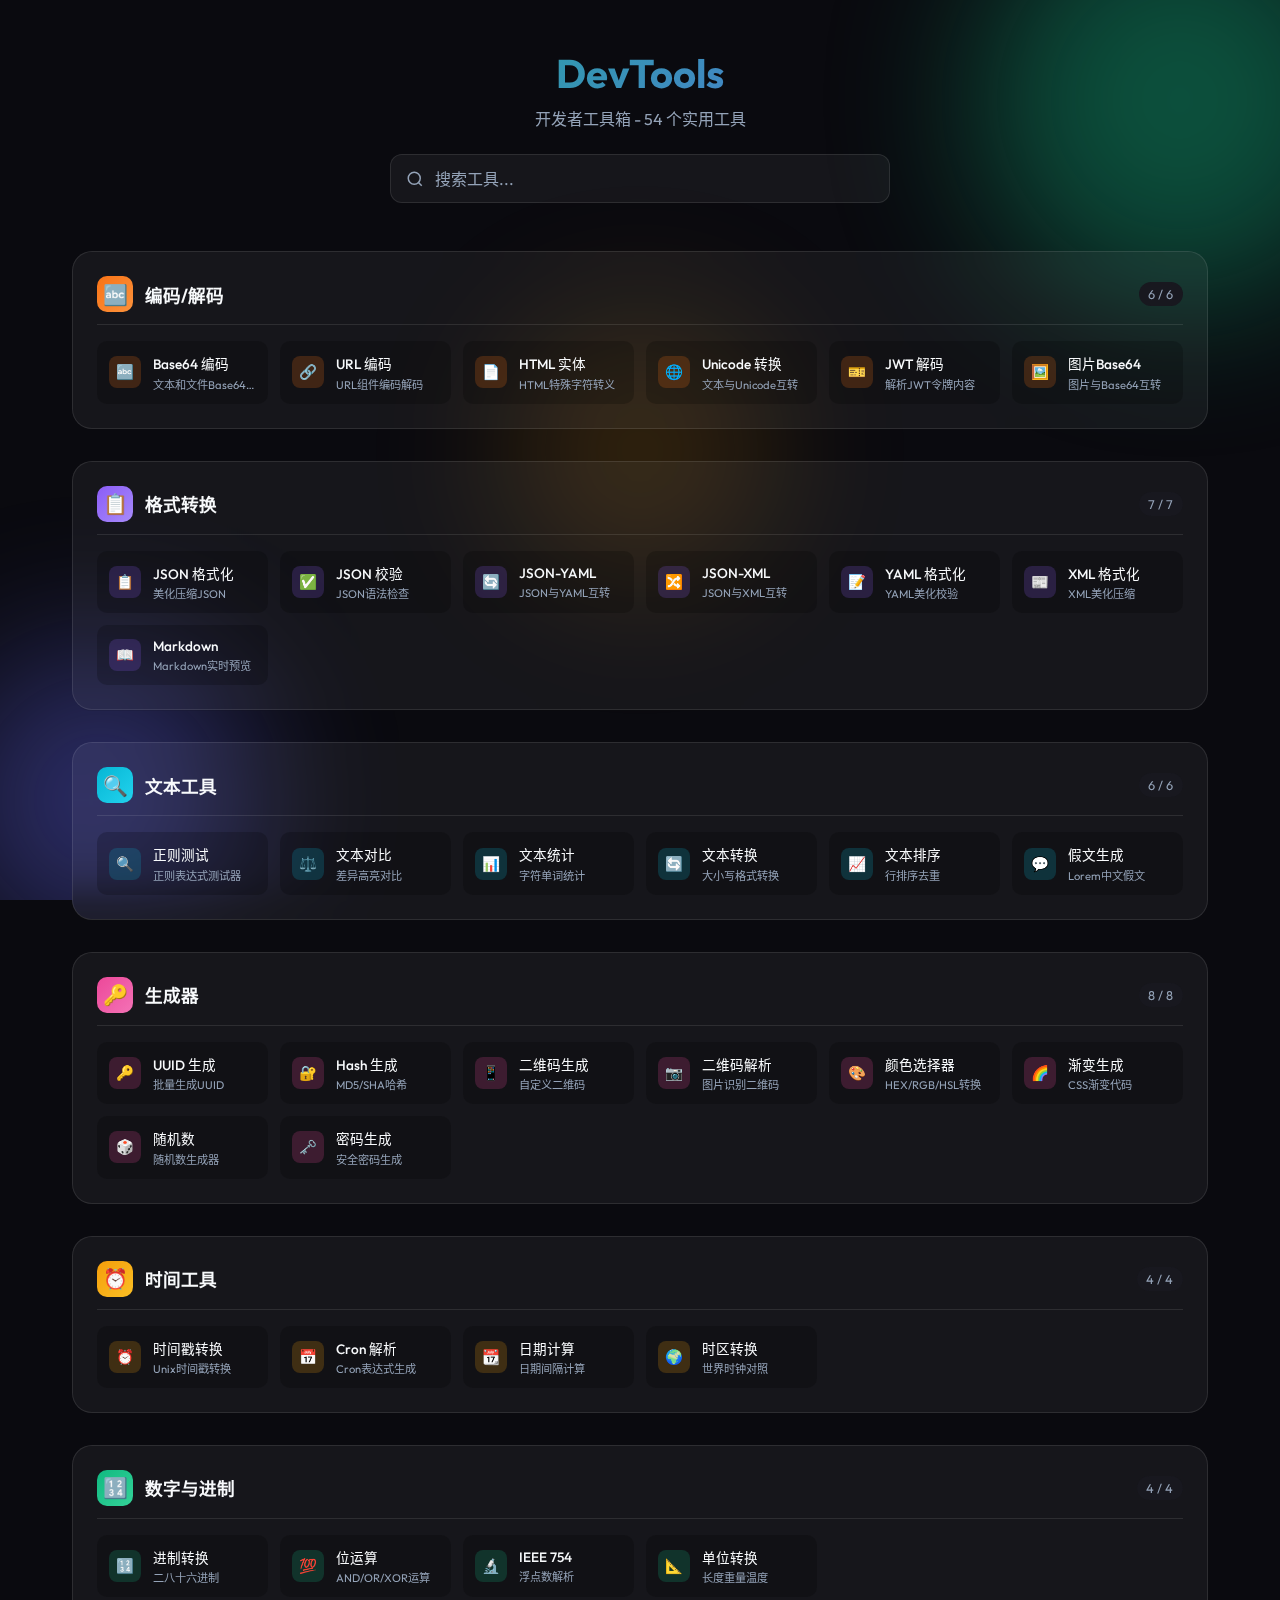
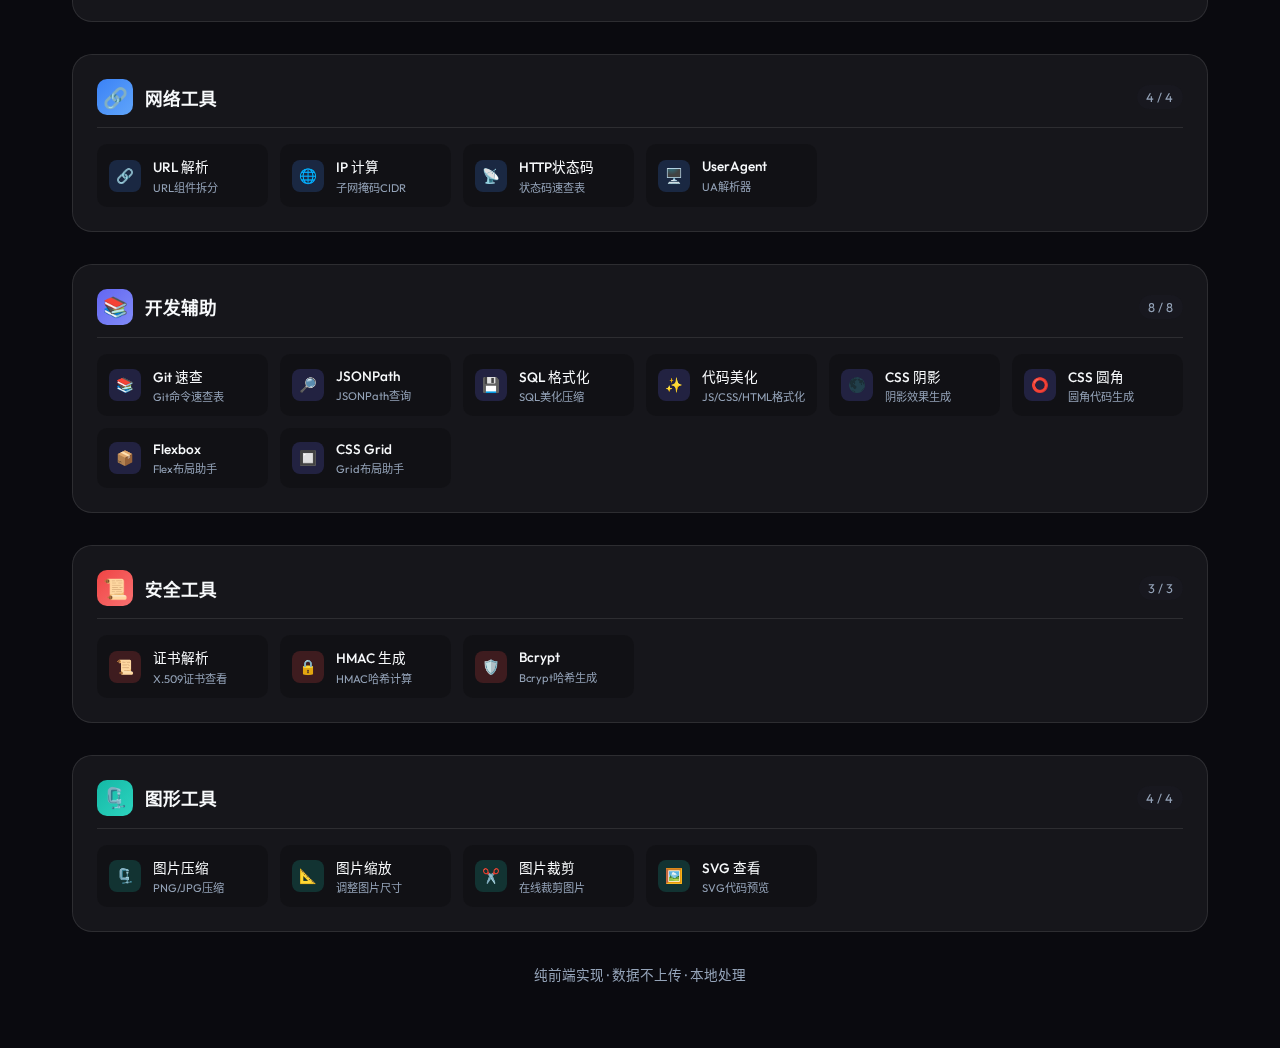
<file: devtools/index.html>
<!DOCTYPE html>
<html lang="zh-CN">
<head>
    <meta charset="UTF-8">
    <meta name="viewport" content="width=device-width, initial-scale=1.0">
    <title>DevTools - 开发者工具箱</title>
    <link rel="preconnect" href="https://fonts.googleapis.com">
    <link rel="preconnect" href="https://fonts.gstatic.com" crossorigin>
    <link href="https://fonts.googleapis.com/css2?family=JetBrains+Mono:wght@400;500;600&family=Outfit:wght@300;400;500;600;700&display=swap" rel="stylesheet">
    <style>
        :root {
            --primary: #10b981;
            --primary-light: #34d399;
            --primary-dark: #059669;
            --secondary: #6366f1;
            --accent: #f59e0b;
            --dark: #0a0a0f;
            --dark-light: #13131a;
            --surface: #18181f;
            --glass: rgba(255, 255, 255, 0.05);
            --glass-border: rgba(255, 255, 255, 0.1);
            --text: #f8fafc;
            --text-muted: #94a3b8;
        }

        * {
            margin: 0;
            padding: 0;
            box-sizing: border-box;
        }

        body {
            font-family: 'Outfit', -apple-system, BlinkMacSystemFont, sans-serif;
            background: var(--dark);
            min-height: 100vh;
            color: var(--text);
            overflow-x: hidden;
        }

        /* Background Animation */
        .bg-animation {
            position: fixed;
            top: 0;
            left: 0;
            width: 100%;
            height: 100%;
            z-index: 0;
            overflow: hidden;
            pointer-events: none;
        }

        .orb {
            position: absolute;
            border-radius: 50%;
            filter: blur(80px);
            opacity: 0.4;
            animation: float 20s ease-in-out infinite;
        }

        .orb-1 {
            width: 400px;
            height: 400px;
            background: var(--primary);
            top: -100px;
            right: -100px;
        }

        .orb-2 {
            width: 300px;
            height: 300px;
            background: var(--secondary);
            bottom: -50px;
            left: -50px;
            animation-delay: -5s;
        }

        .orb-3 {
            width: 250px;
            height: 250px;
            background: var(--accent);
            top: 50%;
            left: 50%;
            margin-top: -125px;
            margin-left: -125px;
            animation-delay: -10s;
            opacity: 0.2;
        }

        @keyframes float {
            0%, 100% { transform: translate(0, 0); }
            25% { transform: translate(30px, -30px); }
            50% { transform: translate(-20px, 20px); }
            75% { transform: translate(20px, 30px); }
        }

        .container {
            position: relative;
            z-index: 1;
            max-width: 1200px;
            margin: 0 auto;
            padding: 2rem;
        }

        header {
            text-align: center;
            margin-bottom: 3rem;
            padding-top: 1rem;
        }

        header h1 {
            font-size: 2.5rem;
            font-weight: 700;
            background: linear-gradient(135deg, var(--primary) 0%, var(--secondary) 100%);
            -webkit-background-clip: text;
            -webkit-text-fill-color: transparent;
            background-clip: text;
            margin-bottom: 0.5rem;
        }

        .subtitle {
            color: var(--text-muted);
            font-size: 1rem;
        }

        .search-box {
            max-width: 500px;
            margin: 1.5rem auto 0;
            position: relative;
        }

        .search-box input {
            width: 100%;
            background: var(--glass);
            border: 1px solid var(--glass-border);
            border-radius: 12px;
            padding: 0.85rem 1rem 0.85rem 2.75rem;
            font-size: 1rem;
            color: var(--text);
            font-family: inherit;
            transition: all 0.3s ease;
        }

        .search-box input:focus {
            outline: none;
            border-color: var(--primary);
            box-shadow: 0 0 0 3px rgba(16, 185, 129, 0.2);
        }

        .search-box input::placeholder {
            color: var(--text-muted);
        }

        .search-box svg {
            position: absolute;
            left: 1rem;
            top: 50%;
            transform: translateY(-50%);
            color: var(--text-muted);
        }

        main {
            display: flex;
            flex-direction: column;
            gap: 2rem;
        }

        .category {
            background: var(--glass);
            backdrop-filter: blur(20px);
            -webkit-backdrop-filter: blur(20px);
            border: 1px solid var(--glass-border);
            border-radius: 20px;
            padding: 1.5rem;
        }

        .category-header {
            display: flex;
            align-items: center;
            gap: 0.75rem;
            margin-bottom: 1rem;
            padding-bottom: 0.75rem;
            border-bottom: 1px solid var(--glass-border);
        }

        .category-icon {
            width: 36px;
            height: 36px;
            border-radius: 10px;
            display: flex;
            align-items: center;
            justify-content: center;
            font-size: 1.25rem;
        }

        .category-title {
            font-size: 1.1rem;
            font-weight: 600;
        }

        .category-count {
            margin-left: auto;
            font-size: 0.8rem;
            color: var(--text-muted);
            background: var(--surface);
            padding: 0.25rem 0.6rem;
            border-radius: 20px;
        }

        .tools-grid {
            display: grid;
            grid-template-columns: repeat(auto-fill, minmax(160px, 1fr));
            gap: 0.75rem;
        }

        .tool-card {
            display: flex;
            align-items: center;
            gap: 0.75rem;
            padding: 0.75rem;
            background: rgba(0, 0, 0, 0.2);
            border-radius: 10px;
            text-decoration: none;
            color: inherit;
            transition: all 0.2s ease;
        }

        .tool-card:hover {
            background: rgba(16, 185, 129, 0.15);
            transform: translateY(-2px);
        }

        .tool-card:hover .tool-name {
            color: var(--primary);
        }

        .tool-icon {
            width: 32px;
            height: 32px;
            border-radius: 8px;
            display: flex;
            align-items: center;
            justify-content: center;
            font-size: 0.9rem;
            flex-shrink: 0;
        }

        .tool-info {
            flex: 1;
            min-width: 0;
        }

        .tool-name {
            font-size: 0.85rem;
            font-weight: 500;
            transition: color 0.2s ease;
        }

        .tool-desc {
            font-size: 0.7rem;
            color: var(--text-muted);
            margin-top: 0.15rem;
            white-space: nowrap;
            overflow: hidden;
            text-overflow: ellipsis;
        }

        /* Category Colors */
        .category-encode .category-icon { background: linear-gradient(135deg, #f97316, #fb923c); }
        .category-format .category-icon { background: linear-gradient(135deg, #8b5cf6, #a78bfa); }
        .category-text .category-icon { background: linear-gradient(135deg, #06b6d4, #22d3ee); }
        .category-generate .category-icon { background: linear-gradient(135deg, #ec4899, #f472b6); }
        .category-time .category-icon { background: linear-gradient(135deg, #f59e0b, #fbbf24); }
        .category-number .category-icon { background: linear-gradient(135deg, #10b981, #34d399); }
        .category-network .category-icon { background: linear-gradient(135deg, #3b82f6, #60a5fa); }
        .category-dev .category-icon { background: linear-gradient(135deg, #6366f1, #818cf8); }
        .category-security .category-icon { background: linear-gradient(135deg, #ef4444, #f87171); }
        .category-image .category-icon { background: linear-gradient(135deg, #14b8a6, #2dd4bf); }

        .category-encode .tool-icon { background: rgba(249, 115, 22, 0.2); }
        .category-format .tool-icon { background: rgba(139, 92, 246, 0.2); }
        .category-text .tool-icon { background: rgba(6, 182, 212, 0.2); }
        .category-generate .tool-icon { background: rgba(236, 72, 153, 0.2); }
        .category-time .tool-icon { background: rgba(245, 158, 11, 0.2); }
        .category-number .tool-icon { background: rgba(16, 185, 129, 0.2); }
        .category-network .tool-icon { background: rgba(59, 130, 246, 0.2); }
        .category-dev .tool-icon { background: rgba(99, 102, 241, 0.2); }
        .category-security .tool-icon { background: rgba(239, 68, 68, 0.2); }
        .category-image .tool-icon { background: rgba(20, 184, 166, 0.2); }

        footer {
            text-align: center;
            padding: 2rem;
            color: var(--text-muted);
            font-size: 0.85rem;
        }

        @media (max-width: 768px) {
            .container {
                padding: 1rem;
            }

            header h1 {
                font-size: 1.75rem;
            }

            .tools-grid {
                grid-template-columns: repeat(auto-fill, minmax(140px, 1fr));
            }
        }
    </style>
</head>
<body>
    <div class="bg-animation">
        <div class="orb orb-1"></div>
        <div class="orb orb-2"></div>
        <div class="orb orb-3"></div>
    </div>

    <div class="container">
        <header>
            <h1>DevTools</h1>
            <p class="subtitle">开发者工具箱 - 54 个实用工具</p>
            <div class="search-box">
                <svg width="18" height="18" viewBox="0 0 24 24" fill="none" stroke="currentColor" stroke-width="2">
                    <circle cx="11" cy="11" r="8"></circle>
                    <line x1="21" y1="21" x2="16.65" y2="16.65"></line>
                </svg>
                <input type="text" id="searchInput" placeholder="搜索工具...">
            </div>
        </header>

        <main id="toolsContainer">
            <!-- Tools will be rendered by JavaScript -->
        </main>

        <footer>
            <p>纯前端实现 · 数据不上传 · 本地处理</p>
        </footer>
    </div>

    <script>
    (function() {
        'use strict';

        const tools = [
            // 编码/解码
            { category: 'encode', name: 'Base64 编码', desc: '文本和文件Base64转换', icon: '🔤', url: 'base64/index.html' },
            { category: 'encode', name: 'URL 编码', desc: 'URL组件编码解码', icon: '🔗', url: 'url_encode/index.html' },
            { category: 'encode', name: 'HTML 实体', desc: 'HTML特殊字符转义', icon: '📄', url: 'html_encode/index.html' },
            { category: 'encode', name: 'Unicode 转换', desc: '文本与Unicode互转', icon: '🌐', url: 'unicode/index.html' },
            { category: 'encode', name: 'JWT 解码', desc: '解析JWT令牌内容', icon: '🎫', url: 'jwt/index.html' },
            { category: 'encode', name: '图片Base64', desc: '图片与Base64互转', icon: '🖼️', url: 'base64_image/index.html' },

            // 格式转换
            { category: 'format', name: 'JSON 格式化', desc: '美化压缩JSON', icon: '📋', url: 'json_format/index.html' },
            { category: 'format', name: 'JSON 校验', desc: 'JSON语法检查', icon: '✅', url: 'json_validate/index.html' },
            { category: 'format', name: 'JSON-YAML', desc: 'JSON与YAML互转', icon: '🔄', url: 'json_yaml/index.html' },
            { category: 'format', name: 'JSON-XML', desc: 'JSON与XML互转', icon: '🔀', url: 'json_xml/index.html' },
            { category: 'format', name: 'YAML 格式化', desc: 'YAML美化校验', icon: '📝', url: 'yaml_format/index.html' },
            { category: 'format', name: 'XML 格式化', desc: 'XML美化压缩', icon: '📰', url: 'xml_format/index.html' },
            { category: 'format', name: 'Markdown', desc: 'Markdown实时预览', icon: '📖', url: '../mdeditor/index.html' },

            // 文本工具
            { category: 'text', name: '正则测试', desc: '正则表达式测试器', icon: '🔍', url: 'regex/index.html' },
            { category: 'text', name: '文本对比', desc: '差异高亮对比', icon: '⚖️', url: 'diff/index.html' },
            { category: 'text', name: '文本统计', desc: '字符单词统计', icon: '📊', url: 'text_stats/index.html' },
            { category: 'text', name: '文本转换', desc: '大小写格式转换', icon: '🔄', url: 'text_transform/index.html' },
            { category: 'text', name: '文本排序', desc: '行排序去重', icon: '📈', url: 'text_sort/index.html' },
            { category: 'text', name: '假文生成', desc: 'Lorem中文假文', icon: '💬', url: 'lorem/index.html' },

            // 生成器
            { category: 'generate', name: 'UUID 生成', desc: '批量生成UUID', icon: '🔑', url: 'uuid/index.html' },
            { category: 'generate', name: 'Hash 生成', desc: 'MD5/SHA哈希', icon: '🔐', url: 'hash/index.html' },
            { category: 'generate', name: '二维码生成', desc: '自定义二维码', icon: '📱', url: 'qrcode/index.html' },
            { category: 'generate', name: '二维码解析', desc: '图片识别二维码', icon: '📷', url: 'qrreader/index.html' },
            { category: 'generate', name: '颜色选择器', desc: 'HEX/RGB/HSL转换', icon: '🎨', url: 'color/index.html' },
            { category: 'generate', name: '渐变生成', desc: 'CSS渐变代码', icon: '🌈', url: 'gradient/index.html' },
            { category: 'generate', name: '随机数', desc: '随机数生成器', icon: '🎲', url: 'random/index.html' },
            { category: 'generate', name: '密码生成', desc: '安全密码生成', icon: '🗝️', url: '../password_gen/index.html' },

            // 时间工具
            { category: 'time', name: '时间戳转换', desc: 'Unix时间戳转换', icon: '⏰', url: 'timestamp/index.html' },
            { category: 'time', name: 'Cron 解析', desc: 'Cron表达式生成', icon: '📅', url: 'cron/index.html' },
            { category: 'time', name: '日期计算', desc: '日期间隔计算', icon: '📆', url: 'date_calc/index.html' },
            { category: 'time', name: '时区转换', desc: '世界时钟对照', icon: '🌍', url: 'timezone/index.html' },

            // 数字与进制
            { category: 'number', name: '进制转换', desc: '二八十六进制', icon: '🔢', url: 'base/index.html' },
            { category: 'number', name: '位运算', desc: 'AND/OR/XOR运算', icon: '💯', url: 'bitwise/index.html' },
            { category: 'number', name: 'IEEE 754', desc: '浮点数解析', icon: '🔬', url: 'ieee754/index.html' },
            { category: 'number', name: '单位转换', desc: '长度重量温度', icon: '📐', url: '../unit_converter/index.html' },

            // 网络工具
            { category: 'network', name: 'URL 解析', desc: 'URL组件拆分', icon: '🔗', url: 'url_parse/index.html' },
            { category: 'network', name: 'IP 计算', desc: '子网掩码CIDR', icon: '🌐', url: 'ip_calc/index.html' },
            { category: 'network', name: 'HTTP状态码', desc: '状态码速查表', icon: '📡', url: 'http_status/index.html' },
            { category: 'network', name: 'UserAgent', desc: 'UA解析器', icon: '🖥️', url: 'useragent/index.html' },

            // 开发辅助
            { category: 'dev', name: 'Git 速查', desc: 'Git命令速查表', icon: '📚', url: 'git_cheat/index.html' },
            { category: 'dev', name: 'JSONPath', desc: 'JSONPath查询', icon: '🔎', url: 'jsonpath/index.html' },
            { category: 'dev', name: 'SQL 格式化', desc: 'SQL美化压缩', icon: '💾', url: 'sql_format/index.html' },
            { category: 'dev', name: '代码美化', desc: 'JS/CSS/HTML格式化', icon: '✨', url: 'code_format/index.html' },
            { category: 'dev', name: 'CSS 阴影', desc: '阴影效果生成', icon: '🌑', url: 'css_shadow/index.html' },
            { category: 'dev', name: 'CSS 圆角', desc: '圆角代码生成', icon: '⭕', url: 'css_radius/index.html' },
            { category: 'dev', name: 'Flexbox', desc: 'Flex布局助手', icon: '📦', url: 'flexbox/index.html' },
            { category: 'dev', name: 'CSS Grid', desc: 'Grid布局助手', icon: '🔲', url: 'grid/index.html' },

            // 安全工具
            { category: 'security', name: '证书解析', desc: 'X.509证书查看', icon: '📜', url: 'certificate/index.html' },
            { category: 'security', name: 'HMAC 生成', desc: 'HMAC哈希计算', icon: '🔒', url: 'hmac/index.html' },
            { category: 'security', name: 'Bcrypt', desc: 'Bcrypt哈希生成', icon: '🛡️', url: 'bcrypt/index.html' },

            // 图形工具
            { category: 'image', name: '图片压缩', desc: 'PNG/JPG压缩', icon: '🗜️', url: 'image_compress/index.html' },
            { category: 'image', name: '图片缩放', desc: '调整图片尺寸', icon: '📐', url: 'image_resize/index.html' },
            { category: 'image', name: '图片裁剪', desc: '在线裁剪图片', icon: '✂️', url: 'image_crop/index.html' },
            { category: 'image', name: 'SVG 查看', desc: 'SVG代码预览', icon: '🖼️', url: 'svg_viewer/index.html' }
        ];

        const categories = {
            encode: { name: '编码/解码', class: 'category-encode' },
            format: { name: '格式转换', class: 'category-format' },
            text: { name: '文本工具', class: 'category-text' },
            generate: { name: '生成器', class: 'category-generate' },
            time: { name: '时间工具', class: 'category-time' },
            number: { name: '数字与进制', class: 'category-number' },
            network: { name: '网络工具', class: 'category-network' },
            dev: { name: '开发辅助', class: 'category-dev' },
            security: { name: '安全工具', class: 'category-security' },
            image: { name: '图形工具', class: 'category-image' }
        };

        function renderTools(filter = '') {
            const container = document.getElementById('toolsContainer');
            container.innerHTML = '';

            const groupedTools = {};
            tools.forEach(tool => {
                if (!groupedTools[tool.category]) {
                    groupedTools[tool.category] = [];
                }

                if (!filter ||
                    tool.name.toLowerCase().includes(filter.toLowerCase()) ||
                    tool.desc.toLowerCase().includes(filter.toLowerCase())) {
                    groupedTools[tool.category].push(tool);
                }
            });

            Object.entries(groupedTools).forEach(([cat, catTools]) => {
                if (catTools.length === 0) return;

                const catInfo = categories[cat];
                const section = document.createElement('div');
                section.className = `category ${catInfo.class}`;

                const toolCount = tools.filter(t => t.category === cat).length;

                section.innerHTML = `
                    <div class="category-header">
                        <div class="category-icon">${catTools[0].icon}</div>
                        <h2 class="category-title">${catInfo.name}</h2>
                        <span class="category-count">${catTools.length} / ${toolCount}</span>
                    </div>
                    <div class="tools-grid">
                        ${catTools.map(tool => `
                            <a href="${tool.url}" class="tool-card">
                                <div class="tool-icon">${tool.icon}</div>
                                <div class="tool-info">
                                    <div class="tool-name">${tool.name}</div>
                                    <div class="tool-desc">${tool.desc}</div>
                                </div>
                            </a>
                        `).join('')}
                    </div>
                `;

                container.appendChild(section);
            });
        }

        // Search functionality
        const searchInput = document.getElementById('searchInput');
        searchInput.addEventListener('input', (e) => {
            renderTools(e.target.value);
        });

        // Initial render
        renderTools();
    })();
    </script>
</body>
</html>
</file>
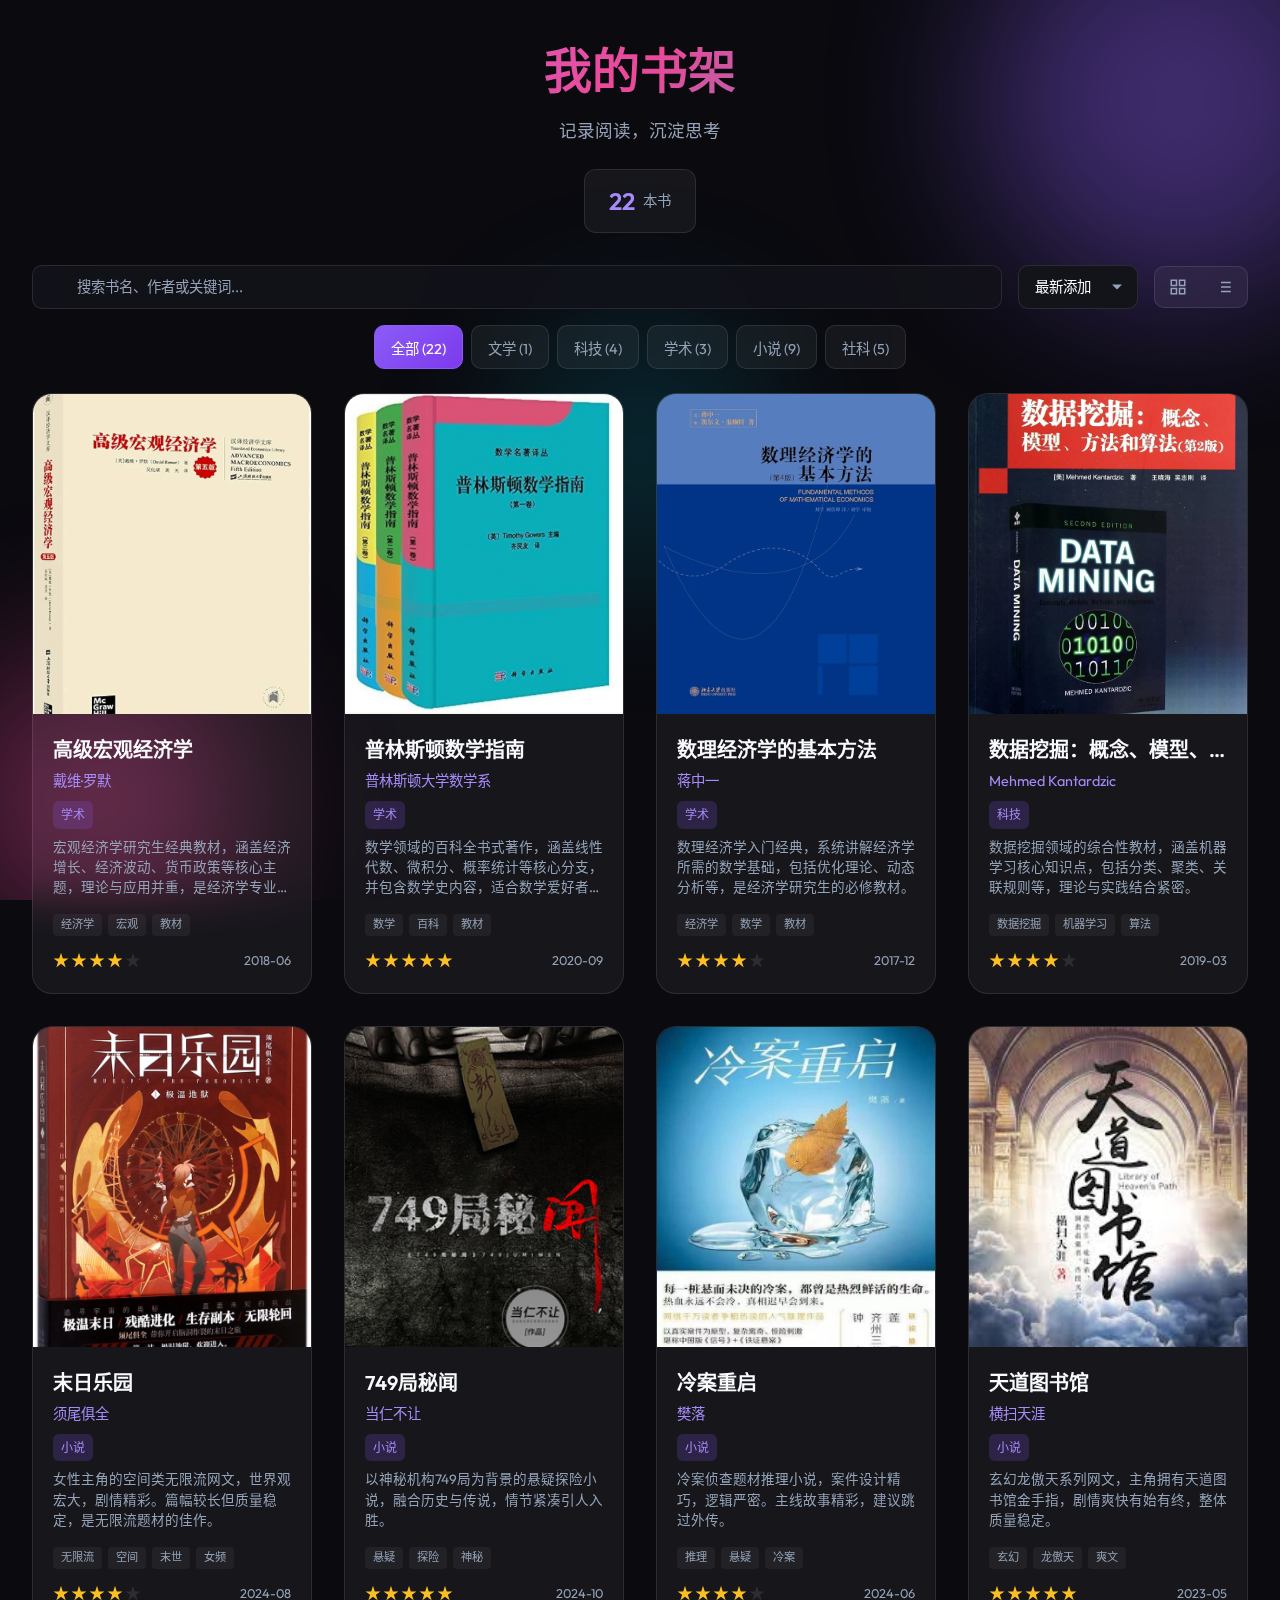
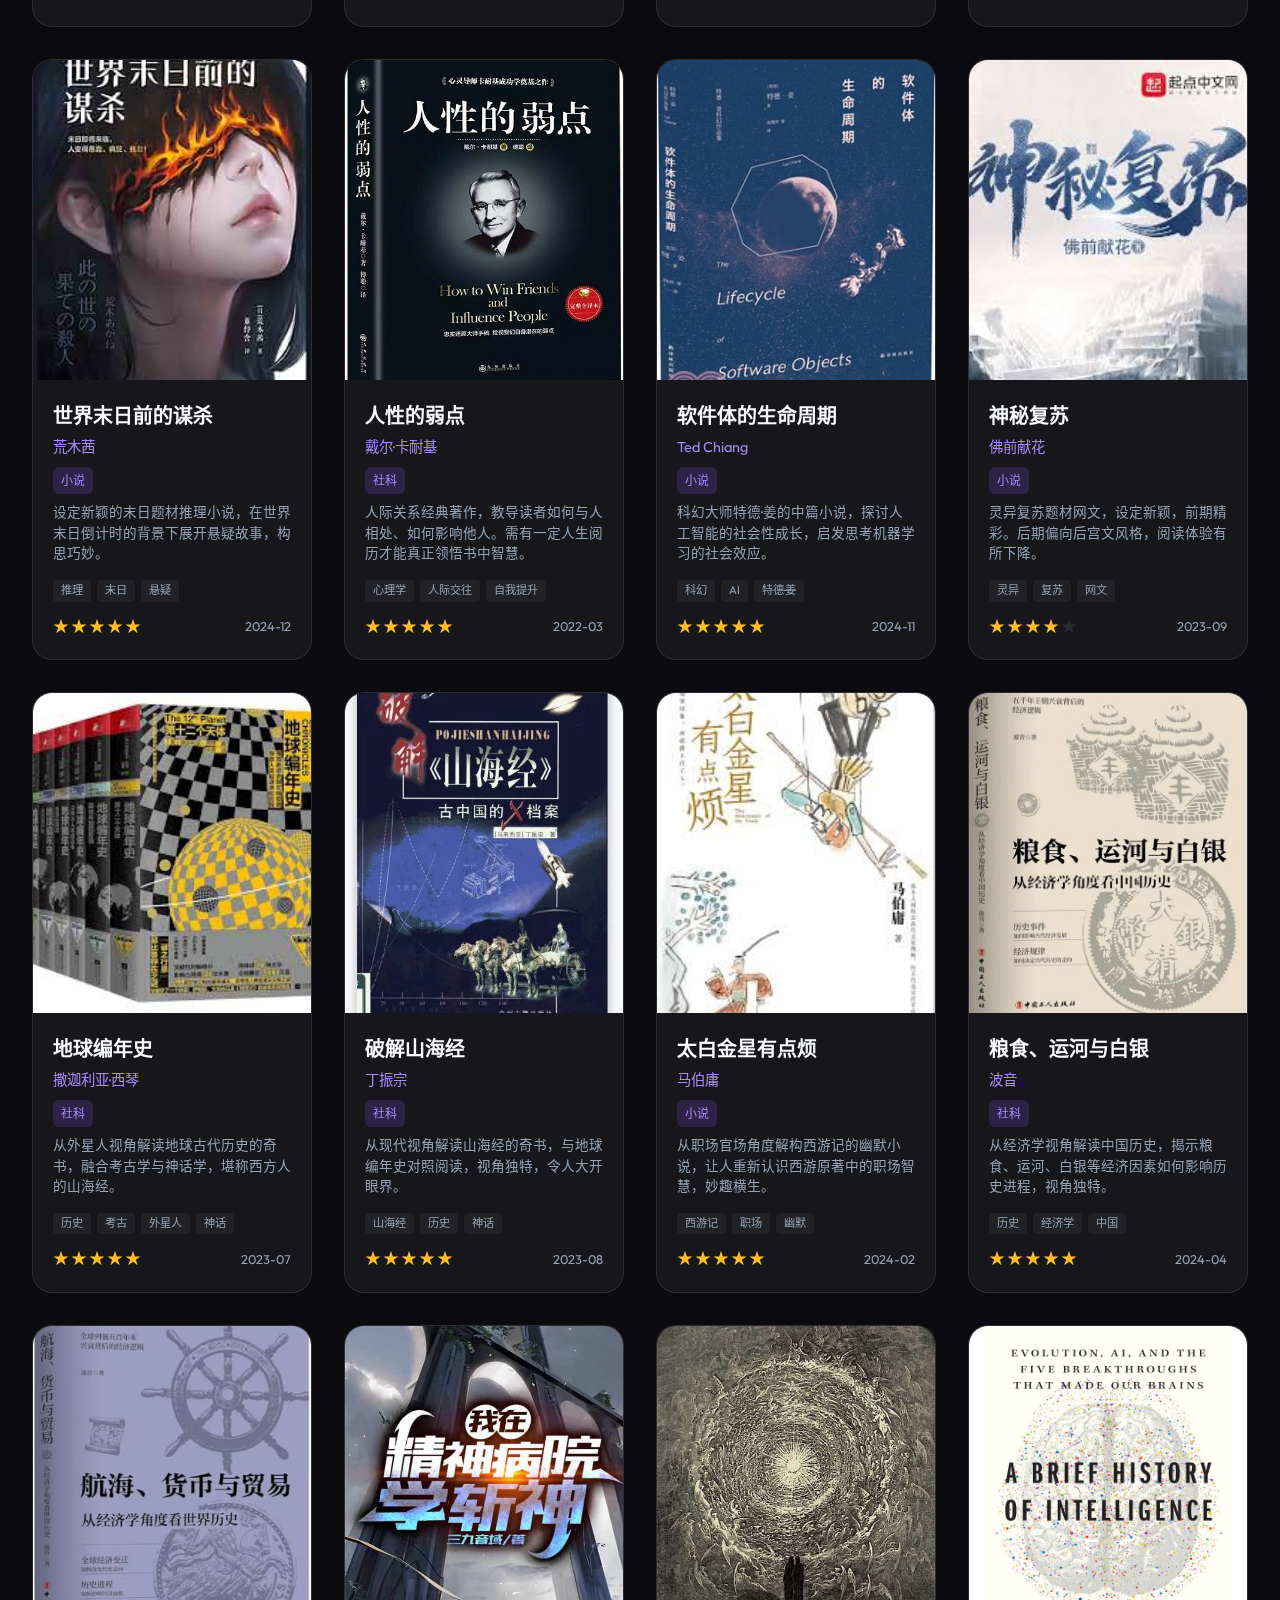
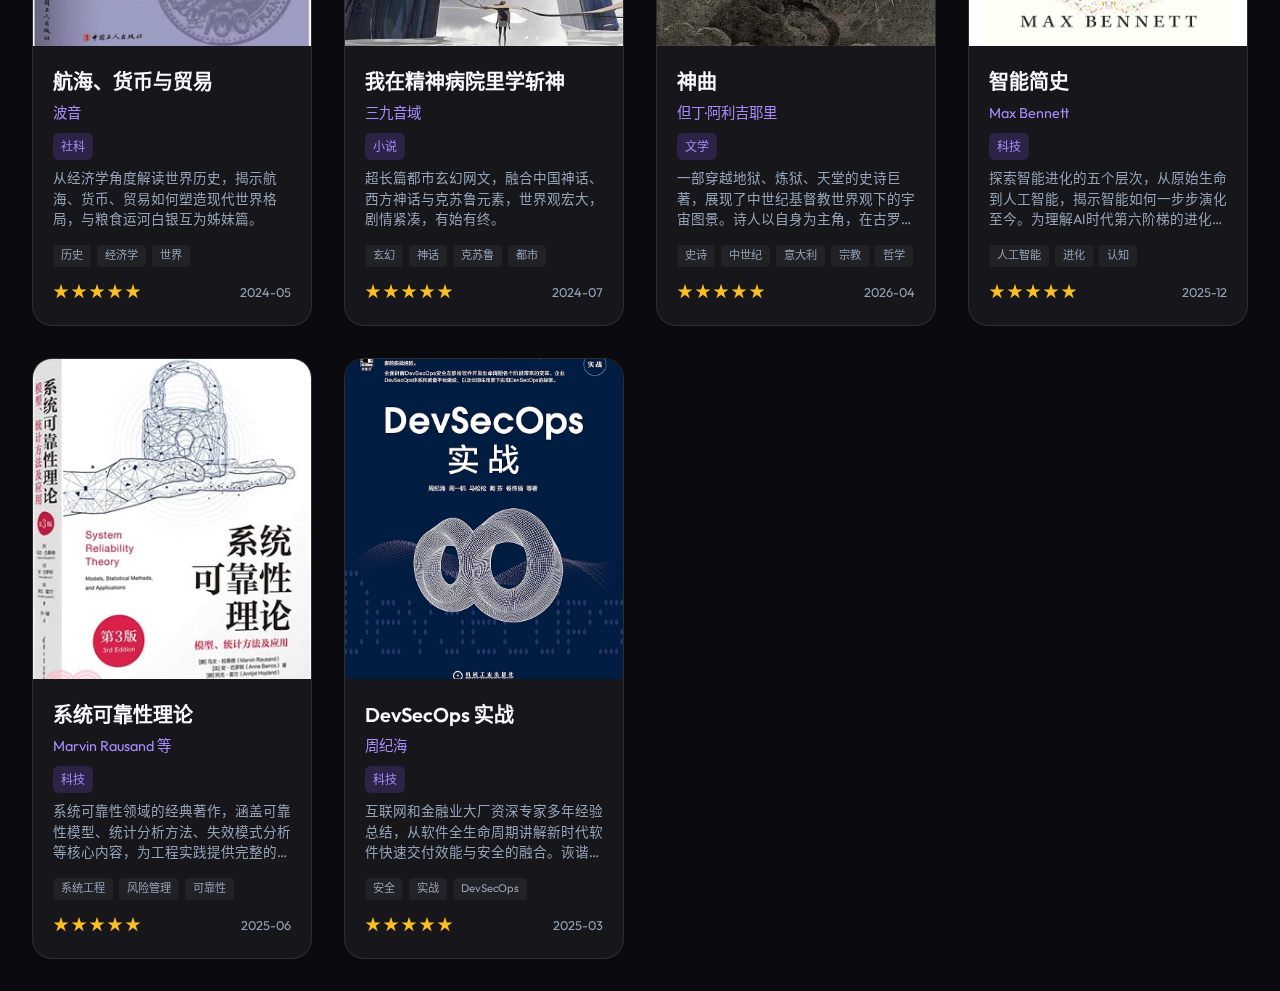
<file: my_reading/index.html>
<!DOCTYPE html>
<html lang="zh-CN">
<head>
    <meta charset="UTF-8">
    <meta name="viewport" content="width=device-width, initial-scale=1.0">
    <title>我的书架</title>
    <link rel="preconnect" href="https://fonts.googleapis.com">
    <link rel="preconnect" href="https://fonts.gstatic.com" crossorigin>
    <link href="https://fonts.googleapis.com/css2?family=JetBrains+Mono:wght@400;500&family=Outfit:wght@300;400;500;600;700&display=swap" rel="stylesheet">
    <link rel="stylesheet" href="style.css">
</head>
<body>
    <div class="bg-animation">
        <div class="orb orb-1"></div>
        <div class="orb orb-2"></div>
        <div class="orb orb-3"></div>
    </div>

    <div class="container">
        <header class="header">
            <h1>我的书架</h1>
            <p class="subtitle">记录阅读，沉淀思考</p>
            <div class="stats">
                <div class="stat-item">
                    <span class="number" id="totalBooks">0</span>
                    <span class="label">本书</span>
                </div>
            </div>
        </header>

        <div class="toolbar">
            <div class="search-box">
                <svg width="18" height="18" viewBox="0 0 24 24" fill="none" stroke="currentColor" stroke-width="2">
                    <circle cx="11" cy="11" r="8"/>
                    <path d="m21 21-4.35-4.35"/>
                </svg>
                <input type="text" id="searchInput" placeholder="搜索书名、作者或关键词...">
            </div>

            <div class="sort-control">
                <select id="sortSelect" class="sort-select">
                    <option value="addedDate-desc">最新添加</option>
                    <option value="addedDate-asc">最早添加</option>
                    <option value="readDate-desc">最近读完</option>
                    <option value="readDate-asc">最早读完</option>
                    <option value="title-asc">书名 A-Z</option>
                    <option value="title-desc">书名 Z-A</option>
                    <option value="year-desc">最新出版</option>
                    <option value="year-asc">最早出版</option>
                </select>
            </div>

            <div class="view-toggle">
                <button class="view-btn active" data-view="gallery" title="画廊视图">
                    <svg width="18" height="18" viewBox="0 0 24 24" fill="none" stroke="currentColor" stroke-width="2">
                        <rect x="3" y="3" width="7" height="7"/>
                        <rect x="14" y="3" width="7" height="7"/>
                        <rect x="3" y="14" width="7" height="7"/>
                        <rect x="14" y="14" width="7" height="7"/>
                    </svg>
                </button>
                <button class="view-btn" data-view="list" title="列表视图">
                    <svg width="18" height="18" viewBox="0 0 24 24" fill="none" stroke="currentColor" stroke-width="2">
                        <line x1="8" y1="6" x2="21" y2="6"/>
                        <line x1="8" y1="12" x2="21" y2="12"/>
                        <line x1="8" y1="18" x2="21" y2="18"/>
                        <line x1="3" y1="6" x2="3.01" y2="6"/>
                        <line x1="3" y1="12" x2="3.01" y2="12"/>
                        <line x1="3" y1="18" x2="3.01" y2="18"/>
                    </svg>
                </button>
            </div>
        </div>

        <div class="category-filter" id="categoryFilter">
            <!-- Categories will be loaded here -->
        </div>

        <main class="book-grid" id="bookGrid">
            <!-- Books will be loaded here -->
        </main>

        <div class="loading-indicator" id="loadingIndicator" style="display: none;">
            加载更多书籍
        </div>
    </div>

    <script src="script.js"></script>
</body>
</html>
</file>
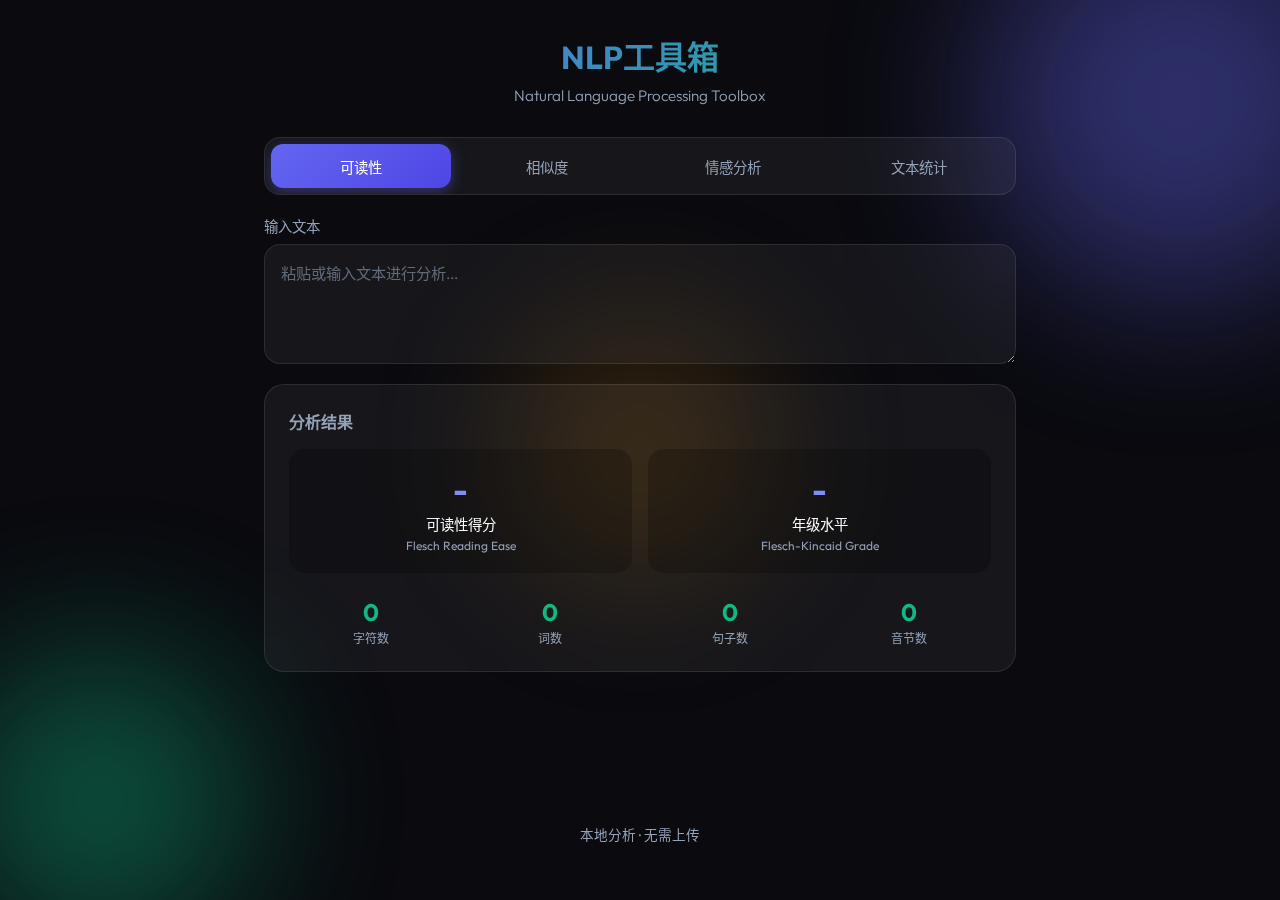
<file: nlp_toolbox/index.html>
<!DOCTYPE html>
<html lang="zh-CN">
<head>
    <meta charset="UTF-8">
    <meta name="viewport" content="width=device-width, initial-scale=1.0">
    <title>NLP Toolbox - NLP工具箱</title>
    <link rel="preconnect" href="https://fonts.googleapis.com">
    <link rel="preconnect" href="https://fonts.gstatic.com" crossorigin>
    <link href="https://fonts.googleapis.com/css2?family=Outfit:wght@300;400;500;600;700&display=swap" rel="stylesheet">
    <link rel="stylesheet" href="style.css">
</head>
<body>
    <div class="bg-animation">
        <div class="orb orb-1"></div>
        <div class="orb orb-2"></div>
        <div class="orb orb-3"></div>
    </div>

    <div class="container">
        <header>
            <h1>NLP工具箱</h1>
            <p class="subtitle">Natural Language Processing Toolbox</p>
        </header>

        <main>
            <!-- Tabs -->
            <div class="tabs" id="toolTabs">
                <button class="tab active" data-tool="readability">可读性</button>
                <button class="tab" data-tool="similarity">相似度</button>
                <button class="tab" data-tool="sentiment">情感分析</button>
                <button class="tab" data-tool="stats">文本统计</button>
            </div>

            <!-- Readability Panel -->
            <div class="panel active" id="readabilityPanel">
                <div class="input-section">
                    <label>输入文本</label>
                    <textarea id="readabilityInput" placeholder="粘贴或输入文本进行分析..."></textarea>
                </div>
                <div class="result-section">
                    <h3>分析结果</h3>
                    <div class="result-grid">
                        <div class="result-card">
                            <span class="result-value" id="readabilityScore">-</span>
                            <span class="result-label">可读性得分</span>
                            <span class="result-desc" id="readabilityDesc">Flesch Reading Ease</span>
                        </div>
                        <div class="result-card">
                            <span class="result-value" id="gradeLevel">-</span>
                            <span class="result-label">年级水平</span>
                            <span class="result-desc">Flesch-Kincaid Grade</span>
                        </div>
                    </div>
                    <div class="stats-row">
                        <div class="stat-item">
                            <span class="stat-value" id="charCount">0</span>
                            <span class="stat-label">字符数</span>
                        </div>
                        <div class="stat-item">
                            <span class="stat-value" id="wordCount">0</span>
                            <span class="stat-label">词数</span>
                        </div>
                        <div class="stat-item">
                            <span class="stat-value" id="sentenceCount">0</span>
                            <span class="stat-label">句子数</span>
                        </div>
                        <div class="stat-item">
                            <span class="stat-value" id="syllableCount">0</span>
                            <span class="stat-label">音节数</span>
                        </div>
                    </div>
                </div>
            </div>

            <!-- Similarity Panel -->
            <div class="panel" id="similarityPanel">
                <div class="dual-input">
                    <div class="input-section">
                        <label>文本 A</label>
                        <textarea id="simTextA" placeholder="输入第一段文本..."></textarea>
                    </div>
                    <div class="input-section">
                        <label>文本 B</label>
                        <textarea id="simTextB" placeholder="输入第二段文本..."></textarea>
                    </div>
                </div>
                <div class="result-section">
                    <h3>相似度分析</h3>
                    <div class="similarity-results">
                        <div class="sim-item">
                            <div class="sim-header">
                                <span>Levenshtein距离</span>
                                <span class="sim-value" id="levDistance">-</span>
                            </div>
                            <div class="sim-bar"><div class="sim-fill" id="levBar"></div></div>
                        </div>
                        <div class="sim-item">
                            <div class="sim-header">
                                <span>Jaccard相似度</span>
                                <span class="sim-value" id="jaccardScore">-</span>
                            </div>
                            <div class="sim-bar"><div class="sim-fill" id="jaccardBar"></div></div>
                        </div>
                        <div class="sim-item">
                            <div class="sim-header">
                                <span>余弦相似度</span>
                                <span class="sim-value" id="cosineScore">-</span>
                            </div>
                            <div class="sim-bar"><div class="sim-fill" id="cosineBar"></div></div>
                        </div>
                    </div>
                </div>
            </div>

            <!-- Sentiment Panel -->
            <div class="panel" id="sentimentPanel">
                <div class="input-section">
                    <label>输入文本</label>
                    <textarea id="sentimentInput" placeholder="输入文本进行情感分析..."></textarea>
                </div>
                <div class="result-section">
                    <h3>情感分析结果</h3>
                    <div class="sentiment-display">
                        <div class="sentiment-meter">
                            <div class="meter-track">
                                <div class="meter-needle" id="sentimentNeedle"></div>
                            </div>
                            <div class="meter-labels">
                                <span>负面</span>
                                <span>中性</span>
                                <span>正面</span>
                            </div>
                        </div>
                        <div class="sentiment-info">
                            <div class="sentiment-score">
                                <span class="score-value" id="sentimentScoreValue">0.00</span>
                                <span class="score-label">极性得分</span>
                            </div>
                            <div class="sentiment-class" id="sentimentClass">中性</div>
                        </div>
                        <div class="sentiment-details">
                            <div class="detail-item">
                                <span class="detail-value positive" id="positiveWords">0</span>
                                <span class="detail-label">正面词</span>
                            </div>
                            <div class="detail-item">
                                <span class="detail-value negative" id="negativeWords">0</span>
                                <span class="detail-label">负面词</span>
                            </div>
                        </div>
                    </div>
                </div>
            </div>

            <!-- Stats Panel -->
            <div class="panel" id="statsPanel">
                <div class="input-section">
                    <label>输入文本</label>
                    <textarea id="statsInput" placeholder="输入文本进行统计分析..."></textarea>
                </div>
                <div class="result-section">
                    <h3>文本统计</h3>
                    <div class="basic-stats">
                        <div class="stat-item">
                            <span class="stat-value" id="statsChars">0</span>
                            <span class="stat-label">字符</span>
                        </div>
                        <div class="stat-item">
                            <span class="stat-value" id="statsWords">0</span>
                            <span class="stat-label">词</span>
                        </div>
                        <div class="stat-item">
                            <span class="stat-value" id="statsSentences">0</span>
                            <span class="stat-label">句子</span>
                        </div>
                        <div class="stat-item">
                            <span class="stat-value" id="statsParagraphs">0</span>
                            <span class="stat-label">段落</span>
                        </div>
                    </div>
                    <div class="advanced-stats">
                        <h4>词频统计 (Top 20)</h4>
                        <div class="word-freq-list" id="wordFreqList">
                            <p class="empty-hint">输入文本后显示词频统计</p>
                        </div>
                    </div>
                    <div class="advanced-stats">
                        <h4>文本特征</h4>
                        <div class="feature-grid">
                            <div class="feature-item">
                                <span class="feature-label">平均句长</span>
                                <span class="feature-value" id="avgSentenceLen">-</span>
                            </div>
                            <div class="feature-item">
                                <span class="feature-label">独特词比例</span>
                                <span class="feature-value" id="uniqueRatio">-</span>
                            </div>
                            <div class="feature-item">
                                <span class="feature-label">词汇密度</span>
                                <span class="feature-value" id="lexicalDensity">-</span>
                            </div>
                            <div class="feature-item">
                                <span class="feature-label">最长句</span>
                                <span class="feature-value" id="longestSentence">-</span>
                            </div>
                        </div>
                    </div>
                </div>
            </div>
        </main>

        <footer>
            <p>本地分析 · 无需上传</p>
        </footer>
    </div>

    <script src="script.js"></script>
</body>
</html>
</file>
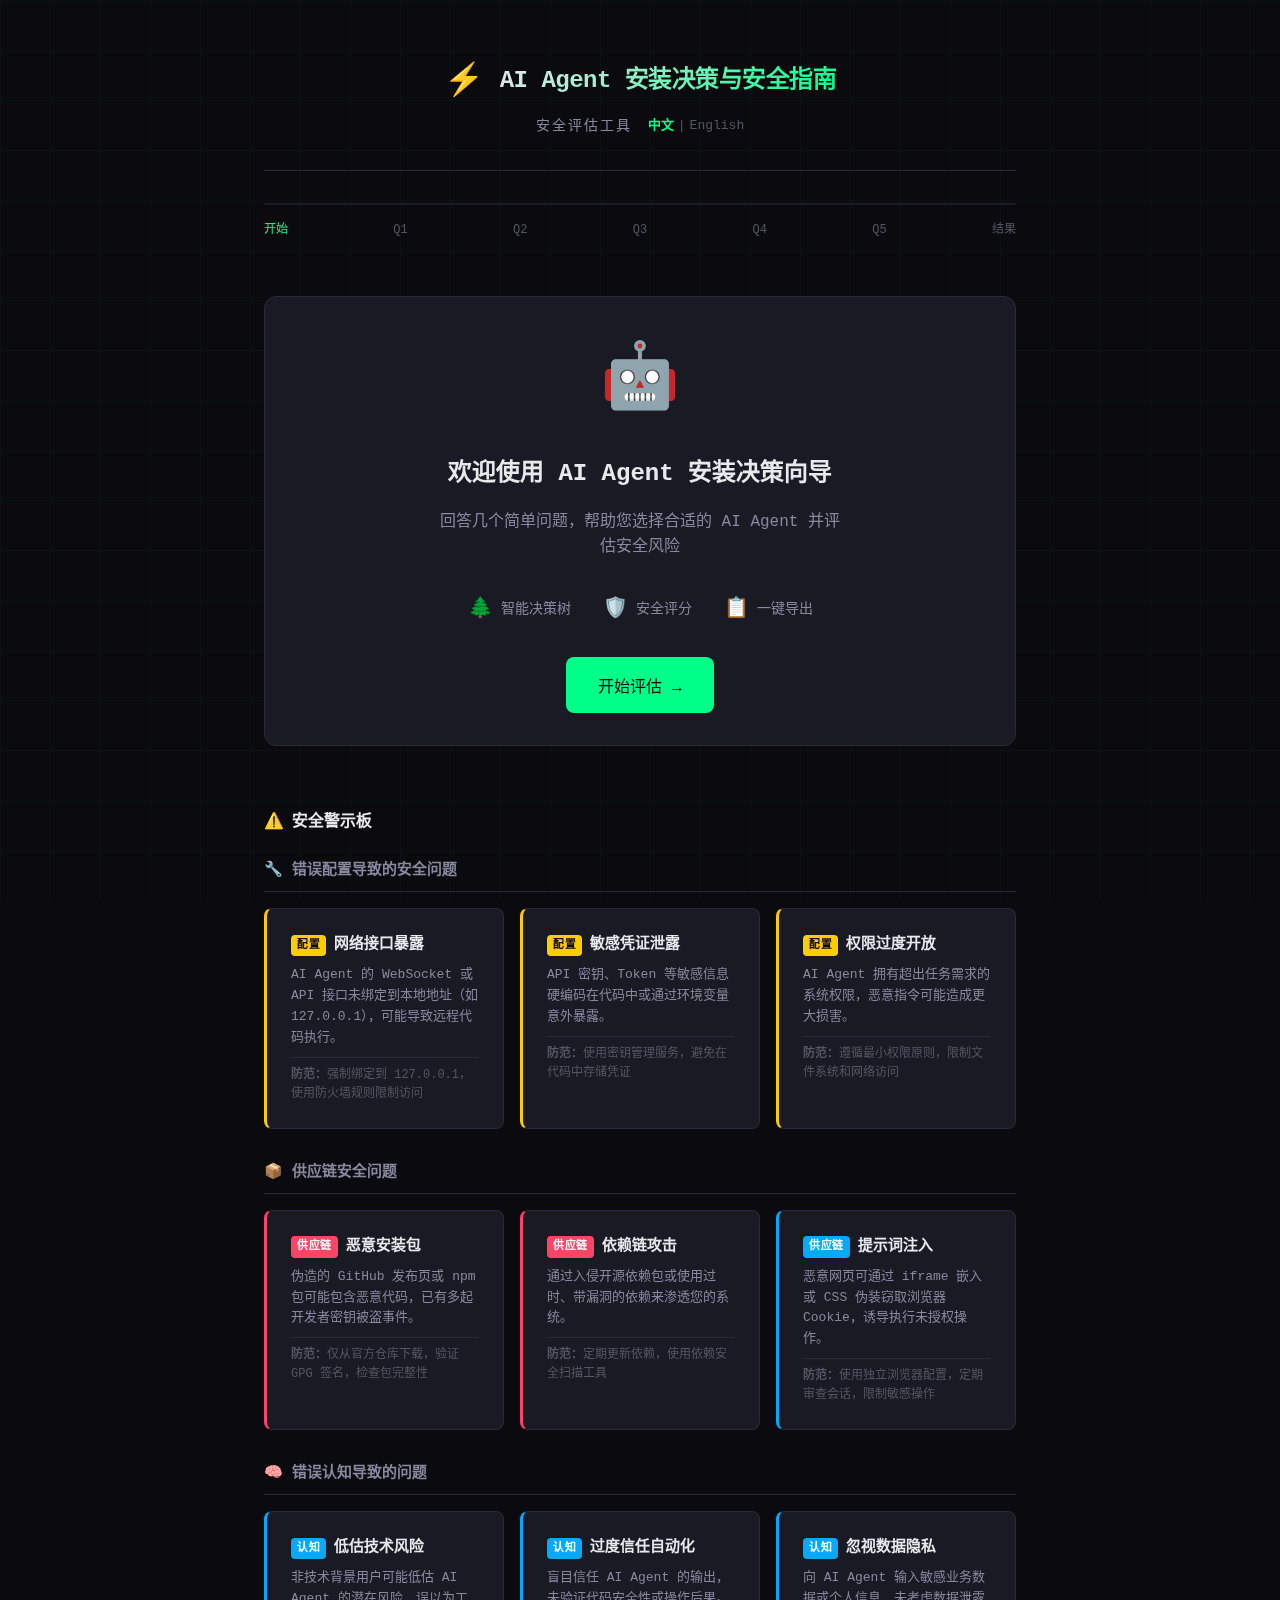
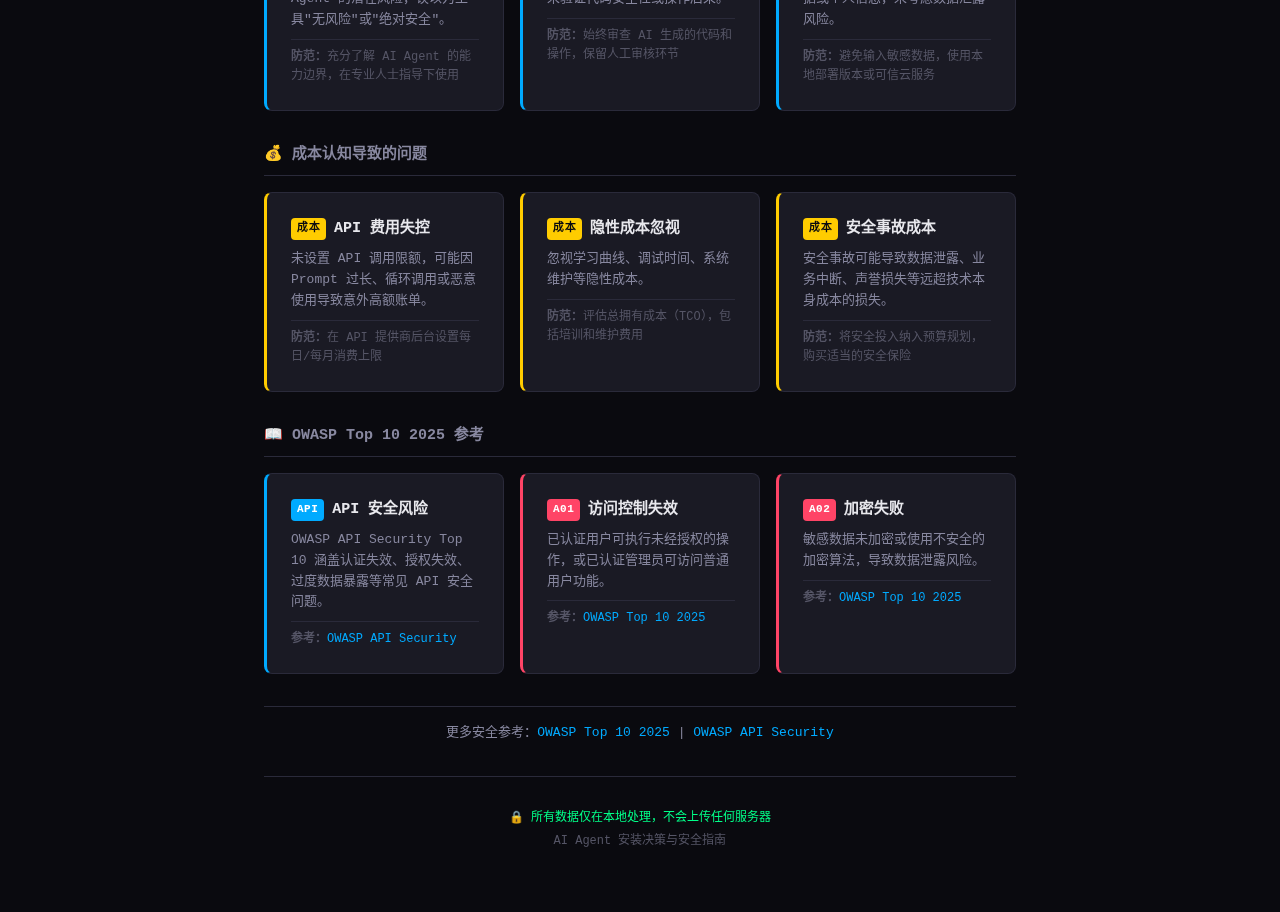
<file: openclaw_suggest/index.html>
<!DOCTYPE html>
<html lang="zh-CN">
<head>
    <meta charset="UTF-8">
    <meta name="viewport" content="width=device-width, initial-scale=1.0">
    <title>AI Agent 安装决策与安全指南</title>
    <link rel="stylesheet" href="style.css">
</head>
<body>
    <div class="container">
        <header class="header">
            <div class="logo">
                <span class="logo-icon">⚡</span>
                <h1>AI Agent 安装决策与安全指南</h1>
            </div>
            <div class="header-center">
                <div class="subtitle">安全评估工具</div>
                <div class="language-switch">
                    <a href="index.html" class="lang-link active">中文</a>
                    <span class="lang-divider">|</span>
                    <a href="index-en.html" class="lang-link">English</a>
                </div>
            </div>
        </header>

        <main class="main-content">
            <!-- 进度指示器 -->
            <div class="progress-bar">
                <div class="progress-track">
                    <div class="progress-fill" id="progressFill"></div>
                </div>
                <div class="progress-steps">
                    <span class="step active" data-step="0">开始</span>
                    <span class="step" data-step="1">Q1</span>
                    <span class="step" data-step="2">Q2</span>
                    <span class="step" data-step="3">Q3</span>
                    <span class="step" data-step="4">Q4</span>
                    <span class="step" data-step="5">Q5</span>
                    <span class="step" data-step="6">结果</span>
                </div>
            </div>

            <!-- 决策树内容区 -->
            <div class="decision-area" id="decisionArea">
                <!-- 欢迎页面 -->
                <div class="card welcome-card" id="welcomeCard">
                    <div class="card-icon">🤖</div>
                    <h2>欢迎使用 AI Agent 安装决策向导</h2>
                    <p>回答几个简单问题，帮助您选择合适的 AI Agent 并评估安全风险</p>
                    <div class="features">
                        <div class="feature">
                            <span class="feature-icon">🌲</span>
                            <span>智能决策树</span>
                        </div>
                        <div class="feature">
                            <span class="feature-icon">🛡️</span>
                            <span>安全评分</span>
                        </div>
                        <div class="feature">
                            <span class="feature-icon">📋</span>
                            <span>一键导出</span>
                        </div>
                    </div>
                    <button class="btn btn-primary" onclick="startQuiz()">
                        开始评估 →
                    </button>
                </div>

                <!-- Q1: 目标 -->
                <div class="card question-card hidden" id="q1Card">
                    <div class="question-number">Q1 / 2</div>
                    <h2>你的使用目标是什么？</h2>
                    <p class="question-desc">你希望通过 AI Agent 完成什么任务？</p>
                    <div class="options">
                        <button class="option-btn" onclick="selectOption(1, 'code')">
                            <span class="option-icon">💻</span>
                            <span class="option-text">
                                <strong>开发 App / 写代码</strong>
                                <small>编写、调试、重构代码</small>
                            </span>
                        </button>
                        <button class="option-btn" onclick="selectOption(1, 'automation')">
                            <span class="option-icon">🔄</span>
                            <span class="option-text">
                                <strong>自动化操作网页/任务</strong>
                                <small>填写表单、点击按钮、数据抓取</small>
                            </span>
                        </button>
                    </div>
                </div>

                <!-- Q2: 实现方式 -->
                <div class="card question-card hidden" id="q2Card">
                    <div class="question-number">Q2 / 2</div>
                    <h2>你想如何实现这个目标？</h2>
                    <p class="question-desc">不同的实现方式有不同的安全要求</p>
                    <div class="options options-3">
                        <button class="option-btn" onclick="selectOption(2, 'agent')">
                            <span class="option-icon">🤖</span>
                            <span class="option-text">
                                <strong>使用 AI Agent</strong>
                                <small>Claude Code / OpenClaw</small>
                            </span>
                        </button>
                        <button class="option-btn" onclick="selectOption(2, 'expert')">
                            <span class="option-icon">👨‍💼</span>
                            <span class="option-text">
                                <strong>寻求专家帮助</strong>
                                <small>聘请开发者或顾问</small>
                            </span>
                        </button>
                        <button class="option-btn" onclick="selectOption(2, 'tools')">
                            <span class="option-icon">🛠️</span>
                            <span class="option-text">
                                <strong>使用现有工具</strong>
                                <small>Zapier / 低代码平台</small>
                            </span>
                        </button>
                    </div>
                </div>

                <!-- Q3: 环境 (for agent path) -->
                <div class="card question-card hidden" id="q3Card">
                    <div class="question-number">Q3 / 5</div>
                    <h2>你打算运行在什么环境？</h2>
                    <p class="question-desc">环境选择直接影响安全评估结果</p>
                    <div class="options">
                        <button class="option-btn" onclick="selectOption(3, 'main')">
                            <span class="option-icon">🖥️</span>
                            <span class="option-text">
                                <strong>主力办公电脑</strong>
                                <small>高风险，需谨慎评估</small>
                            </span>
                        </button>
                        <button class="option-btn" onclick="selectOption(3, 'isolated')">
                            <span class="option-icon">📦</span>
                            <span class="option-text">
                                <strong>隔离环境</strong>
                                <small>Docker / 虚拟机，更安全</small>
                            </span>
                        </button>
                    </div>
                </div>

                <!-- Q4: 审计能力 (for agent path) -->
                <div class="card question-card hidden" id="q4Card">
                    <div class="question-number">Q4 / 5</div>
                    <h2>你是否具备代码审计能力？</h2>
                    <p class="question-desc">能够理解脚本行为是安全使用的基础</p>
                    <div class="options">
                        <button class="option-btn" onclick="selectOption(4, 'yes')">
                            <span class="option-icon">✓</span>
                            <span class="option-text">
                                <strong>可以</strong>
                                <small>能看懂代码逻辑和潜在风险</small>
                            </span>
                        </button>
                        <button class="option-btn" onclick="selectOption(4, 'no')">
                            <span class="option-icon">✗</span>
                            <span class="option-text">
                                <strong>不太熟悉</strong>
                                <small>需要更多安全防护措施</small>
                            </span>
                        </button>
                    </div>
                </div>

                <!-- Q5: 成本控制 (for agent path) -->
                <div class="card question-card hidden" id="q5Card">
                    <div class="question-number">Q5 / 5</div>
                    <h2>你是否设置了 API 单日限额？</h2>
                    <p class="question-desc">防止意外超额导致财务风险</p>
                    <div class="options">
                        <button class="option-btn" onclick="selectOption(5, 'yes')">
                            <span class="option-icon">✓</span>
                            <span class="option-text">
                                <strong>已设置</strong>
                                <small>有每日消费上限保护</small>
                            </span>
                        </button>
                        <button class="option-btn" onclick="selectOption(5, 'no')">
                            <span class="option-icon">✗</span>
                            <span class="option-text">
                                <strong>未设置</strong>
                                <small>需要提醒配置</small>
                            </span>
                        </button>
                    </div>
                </div>

                <!-- Q6: 预算/复杂度 (for expert/tools path) -->
                <div class="card question-card hidden" id="q6Card">
                    <div class="question-number">Q3 / 3</div>
                    <h2 id="q6Title">你的项目预算范围？</h2>
                    <p class="question-desc" id="q6Desc">这有助于推荐合适的方案</p>
                    <div class="options">
                        <button class="option-btn" onclick="selectOption(6, 'low')">
                            <span class="option-icon">💰</span>
                            <span class="option-text">
                                <strong>预算有限</strong>
                                <small>希望使用免费或低成本方案</small>
                            </span>
                        </button>
                        <button class="option-btn" onclick="selectOption(6, 'medium')">
                            <span class="option-icon">💵</span>
                            <span class="option-text">
                                <strong>预算适中</strong>
                                <small>愿意为专业服务付费</small>
                            </span>
                        </button>
                        <button class="option-btn" onclick="selectOption(6, 'high')">
                            <span class="option-icon">💎</span>
                            <span class="option-text">
                                <strong>预算充足</strong>
                                <small>质量和安全性优先</small>
                            </span>
                        </button>
                    </div>
                </div>

                <!-- 结果页面 -->
                <div class="card result-card hidden" id="resultCard">
                    <div class="result-header">
                        <div class="result-icon" id="resultIcon">🤖</div>
                        <h2>安装建议</h2>
                    </div>

                    <!-- 建议内容 -->
                    <div class="recommendation" id="recommendation">
                        <!-- 动态生成 -->
                    </div>

                    <!-- 安全评分 -->
                    <div class="security-section" id="securitySection">
                        <h3>🛡️ 安全评分</h3>
                        <div class="security-score">
                            <div class="score-circle" id="scoreCircle">
                                <span class="score-value" id="scoreValue">0</span>
                                <span class="score-label">分</span>
                            </div>
                            <div class="score-details" id="scoreDetails">
                                <!-- 动态生成 -->
                            </div>
                        </div>
                        <div class="security-warnings" id="securityWarnings">
                            <!-- 高危警告 -->
                        </div>
                    </div>

                    <!-- 行动建议 -->
                    <div class="action-items" id="actionItems">
                        <!-- 动态生成 -->
                    </div>

                    <!-- 导出按钮 -->
                    <div class="export-section">
                        <button class="btn btn-secondary" onclick="exportToPDF()">
                            <span>📥</span> 导出 PDF 报告
                        </button>
                    </div>

                    <!-- 重新开始 -->
                    <div class="restart-section">
                        <button class="btn btn-ghost" onclick="restartQuiz()">
                            ← 重新评估
                        </button>
                    </div>
                </div>
            </div>

            <!-- 安全警示板 -->
            <section class="security-alert-section">
                <h2 class="alert-title">
                    <span class="alert-icon">⚠️</span>
                    安全警示板
                </h2>

                <!-- 错误配置类安全问题 -->
                <div class="alert-category">
                    <h3 class="category-title">🔧 错误配置导致的安全问题</h3>
                    <div class="alerts-grid">
                        <div class="alert-card alert-warning">
                            <div class="alert-header">
                                <span class="alert-badge warning">配置</span>
                                <h4>网络接口暴露</h4>
                            </div>
                            <p>AI Agent 的 WebSocket 或 API 接口未绑定到本地地址（如 127.0.0.1），可能导致远程代码执行。</p>
                            <div class="alert-action">
                                <strong>防范：</strong>强制绑定到 127.0.0.1，使用防火墙规则限制访问
                            </div>
                        </div>

                        <div class="alert-card alert-warning">
                            <div class="alert-header">
                                <span class="alert-badge warning">配置</span>
                                <h4>敏感凭证泄露</h4>
                            </div>
                            <p>API 密钥、Token 等敏感信息硬编码在代码中或通过环境变量意外暴露。</p>
                            <div class="alert-action">
                                <strong>防范：</strong>使用密钥管理服务，避免在代码中存储凭证
                            </div>
                        </div>

                        <div class="alert-card alert-warning">
                            <div class="alert-header">
                                <span class="alert-badge warning">配置</span>
                                <h4>权限过度开放</h4>
                            </div>
                            <p>AI Agent 拥有超出任务需求的系统权限，恶意指令可能造成更大损害。</p>
                            <div class="alert-action">
                                <strong>防范：</strong>遵循最小权限原则，限制文件系统和网络访问
                            </div>
                        </div>
                    </div>
                </div>

                <!-- 供应链安全类问题 -->
                <div class="alert-category">
                    <h3 class="category-title">📦 供应链安全问题</h3>
                    <div class="alerts-grid">
                        <div class="alert-card alert-danger">
                            <div class="alert-header">
                                <span class="alert-badge danger">供应链</span>
                                <h4>恶意安装包</h4>
                            </div>
                            <p>伪造的 GitHub 发布页或 npm 包可能包含恶意代码，已有多起开发者密钥被盗事件。</p>
                            <div class="alert-action">
                                <strong>防范：</strong>仅从官方仓库下载，验证 GPG 签名，检查包完整性
                            </div>
                        </div>

                        <div class="alert-card alert-danger">
                            <div class="alert-header">
                                <span class="alert-badge danger">供应链</span>
                                <h4>依赖链攻击</h4>
                            </div>
                            <p>通过入侵开源依赖包或使用过时、带漏洞的依赖来渗透您的系统。</p>
                            <div class="alert-action">
                                <strong>防范：</strong>定期更新依赖，使用依赖安全扫描工具
                            </div>
                        </div>

                        <div class="alert-card alert-info">
                            <div class="alert-header">
                                <span class="alert-badge info">供应链</span>
                                <h4>提示词注入</h4>
                            </div>
                            <p>恶意网页可通过 iframe 嵌入或 CSS 伪装窃取浏览器 Cookie，诱导执行未授权操作。</p>
                            <div class="alert-action">
                                <strong>防范：</strong>使用独立浏览器配置，定期审查会话，限制敏感操作
                            </div>
                        </div>
                    </div>
                </div>

                <!-- 错误认知导致的问题 -->
                <div class="alert-category">
                    <h3 class="category-title">🧠 错误认知导致的问题</h3>
                    <div class="alerts-grid">
                        <div class="alert-card alert-info">
                            <div class="alert-header">
                                <span class="alert-badge info">认知</span>
                                <h4>低估技术风险</h4>
                            </div>
                            <p>非技术背景用户可能低估 AI Agent 的潜在风险，误以为工具"无风险"或"绝对安全"。</p>
                            <div class="alert-action">
                                <strong>防范：</strong>充分了解 AI Agent 的能力边界，在专业人士指导下使用
                            </div>
                        </div>

                        <div class="alert-card alert-info">
                            <div class="alert-header">
                                <span class="alert-badge info">认知</span>
                                <h4>过度信任自动化</h4>
                            </div>
                            <p>盲目信任 AI Agent 的输出，未验证代码安全性或操作后果。</p>
                            <div class="alert-action">
                                <strong>防范：</strong>始终审查 AI 生成的代码和操作，保留人工审核环节
                            </div>
                        </div>

                        <div class="alert-card alert-info">
                            <div class="alert-header">
                                <span class="alert-badge info">认知</span>
                                <h4>忽视数据隐私</h4>
                            </div>
                            <p>向 AI Agent 输入敏感业务数据或个人信息，未考虑数据泄露风险。</p>
                            <div class="alert-action">
                                <strong>防范：</strong>避免输入敏感数据，使用本地部署版本或可信云服务
                            </div>
                        </div>
                    </div>
                </div>

                <!-- 成本认知导致的问题 -->
                <div class="alert-category">
                    <h3 class="category-title">💰 成本认知导致的问题</h3>
                    <div class="alerts-grid">
                        <div class="alert-card alert-warning">
                            <div class="alert-header">
                                <span class="alert-badge warning">成本</span>
                                <h4>API 费用失控</h4>
                            </div>
                            <p>未设置 API 调用限额，可能因 Prompt 过长、循环调用或恶意使用导致意外高额账单。</p>
                            <div class="alert-action">
                                <strong>防范：</strong>在 API 提供商后台设置每日/每月消费上限
                            </div>
                        </div>

                        <div class="alert-card alert-warning">
                            <div class="alert-header">
                                <span class="alert-badge warning">成本</span>
                                <h4>隐性成本忽视</h4>
                            </div>
                            <p>忽视学习曲线、调试时间、系统维护等隐性成本。</p>
                            <div class="alert-action">
                                <strong>防范：</strong>评估总拥有成本（TCO），包括培训和维护费用
                            </div>
                        </div>

                        <div class="alert-card alert-warning">
                            <div class="alert-header">
                                <span class="alert-badge warning">成本</span>
                                <h4>安全事故成本</h4>
                            </div>
                            <p>安全事故可能导致数据泄露、业务中断、声誉损失等远超技术本身成本的损失。</p>
                            <div class="alert-action">
                                <strong>防范：</strong>将安全投入纳入预算规划，购买适当的安全保险
                            </div>
                        </div>
                    </div>
                </div>

                <!-- OWASP Top 10 参考 -->
                <div class="alert-category">
                    <h3 class="category-title">📖 OWASP Top 10 2025 参考</h3>
                    <div class="alerts-grid">
                        <div class="alert-card alert-info">
                            <div class="alert-header">
                                <span class="alert-badge info">API</span>
                                <h4>API 安全风险</h4>
                            </div>
                            <p>OWASP API Security Top 10 涵盖认证失效、授权失效、过度数据暴露等常见 API 安全问题。</p>
                            <div class="alert-action">
                                <strong>参考：</strong><a href="https://owasp.org/www-project-api-security/" target="_blank" class="alert-link">OWASP API Security</a>
                            </div>
                        </div>

                        <div class="alert-card alert-danger">
                            <div class="alert-header">
                                <span class="alert-badge danger">A01</span>
                                <h4>访问控制失效</h4>
                            </div>
                            <p>已认证用户可执行未经授权的操作，或已认证管理员可访问普通用户功能。</p>
                            <div class="alert-action">
                                <strong>参考：</strong><a href="https://owasp.org/Top10/2025/" target="_blank" class="alert-link">OWASP Top 10 2025</a>
                            </div>
                        </div>

                        <div class="alert-card alert-danger">
                            <div class="alert-header">
                                <span class="alert-badge danger">A02</span>
                                <h4>加密失败</h4>
                            </div>
                            <p>敏感数据未加密或使用不安全的加密算法，导致数据泄露风险。</p>
                            <div class="alert-action">
                                <strong>参考：</strong><a href="https://owasp.org/Top10/2025/" target="_blank" class="alert-link">OWASP Top 10 2025</a>
                            </div>
                        </div>
                    </div>
                </div>

                <!-- OWASP 参考链接 -->
                <div class="owasp-ref">
                    <p>更多安全参考：<a href="https://owasp.org/Top10/2025/" target="_blank">OWASP Top 10 2025</a> | <a href="https://owasp.org/www-project-api-security/" target="_blank">OWASP API Security</a></p>
                </div>
            </section>
        </main>

        <footer class="footer">
            <p>🔒 所有数据仅在本地处理，不会上传任何服务器</p>
            <p>AI Agent 安装决策与安全指南</p>
        </footer>
    </div>

    <script src="script.js"></script>
</body>
</html>
</file>
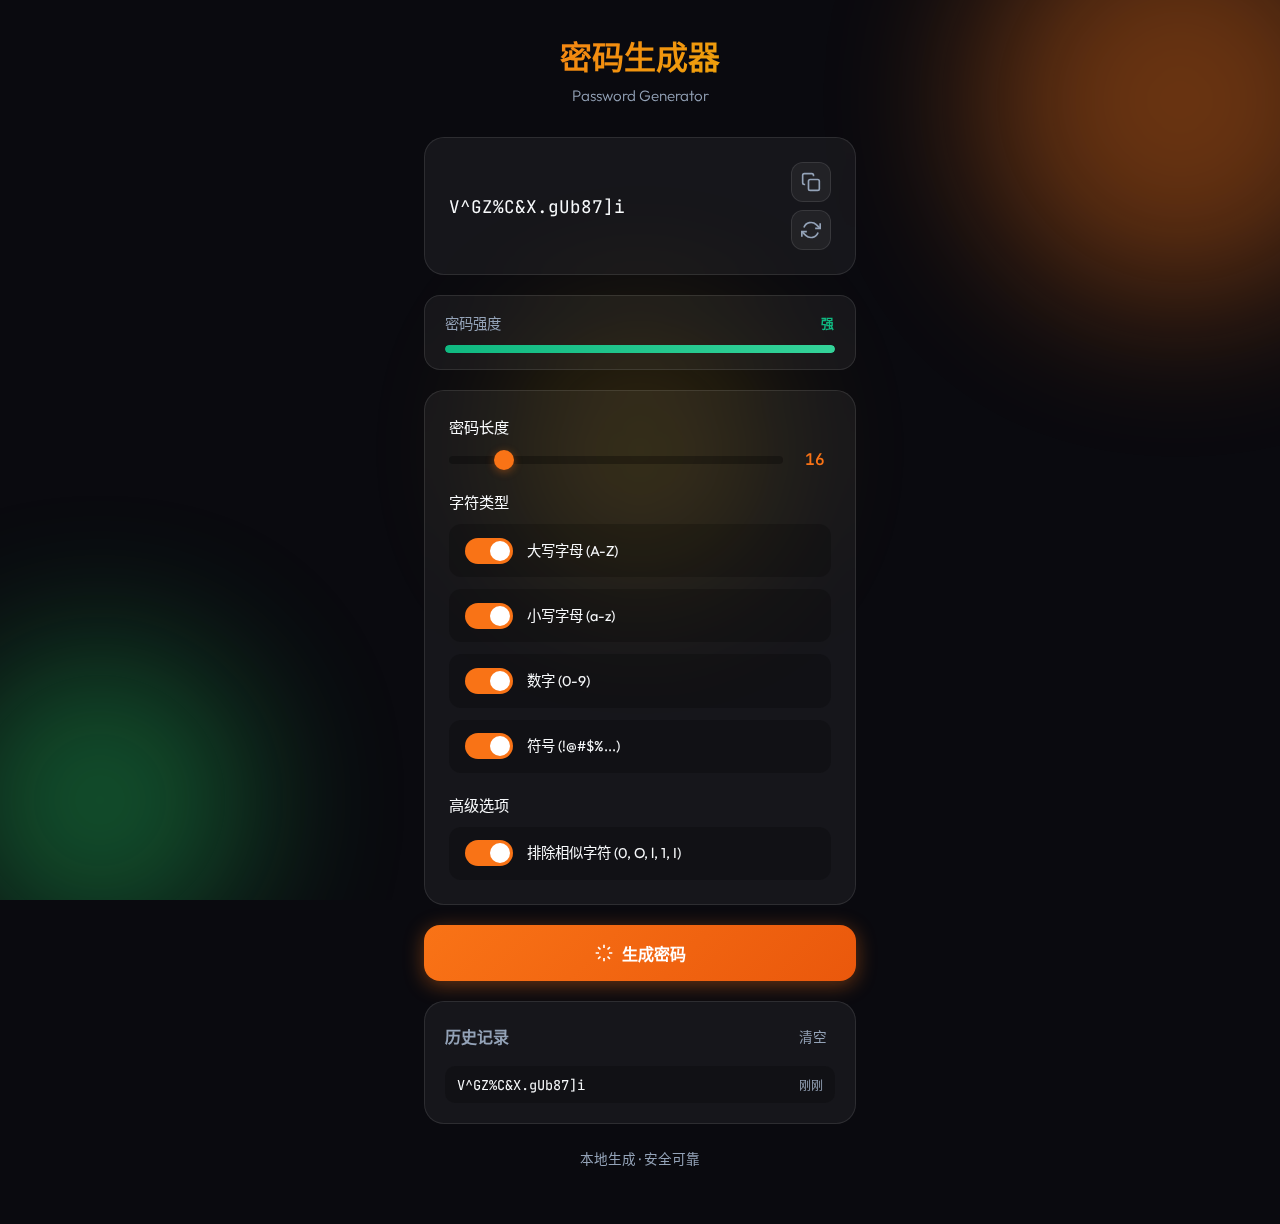
<file: password_gen/index.html>
<!DOCTYPE html>
<html lang="zh-CN">
<head>
    <meta charset="UTF-8">
    <meta name="viewport" content="width=device-width, initial-scale=1.0">
    <title>Password Generator - 密码生成器</title>
    <link rel="preconnect" href="https://fonts.googleapis.com">
    <link rel="preconnect" href="https://fonts.gstatic.com" crossorigin>
    <link href="https://fonts.googleapis.com/css2?family=Outfit:wght@300;400;500;600;700&family=JetBrains+Mono:wght@400;500;600&display=swap" rel="stylesheet">
    <link rel="stylesheet" href="style.css">
</head>
<body>
    <div class="bg-animation">
        <div class="orb orb-1"></div>
        <div class="orb orb-2"></div>
        <div class="orb orb-3"></div>
    </div>

    <div class="container">
        <header>
            <h1>密码生成器</h1>
            <p class="subtitle">Password Generator</p>
        </header>

        <main>
            <!-- Password Display -->
            <div class="password-card">
                <div class="password-display" id="passwordDisplay">
                    点击生成密码
                </div>
                <div class="password-actions">
                    <button class="action-btn" id="copyBtn" title="复制">
                        <svg width="20" height="20" viewBox="0 0 24 24" fill="none" stroke="currentColor" stroke-width="2">
                            <rect x="9" y="9" width="13" height="13" rx="2" ry="2"></rect>
                            <path d="M5 15H4a2 2 0 0 1-2-2V4a2 2 0 0 1 2-2h9a2 2 0 0 1 2 2v1"></path>
                        </svg>
                    </button>
                    <button class="action-btn" id="regenerateBtn" title="重新生成">
                        <svg width="20" height="20" viewBox="0 0 24 24" fill="none" stroke="currentColor" stroke-width="2">
                            <path d="M23 4v6h-6"></path>
                            <path d="M1 20v-6h6"></path>
                            <path d="M3.51 9a9 9 0 0 1 14.85-3.36L23 10M1 14l4.64 4.36A9 9 0 0 0 20.49 15"></path>
                        </svg>
                    </button>
                </div>
            </div>

            <!-- Strength Indicator -->
            <div class="strength-card">
                <div class="strength-header">
                    <span>密码强度</span>
                    <span class="strength-label" id="strengthLabel">-</span>
                </div>
                <div class="strength-bar">
                    <div class="strength-fill" id="strengthFill"></div>
                </div>
            </div>

            <!-- Options -->
            <div class="options-card">
                <div class="option-row">
                    <label for="lengthSlider">密码长度</label>
                    <div class="slider-container">
                        <input type="range" id="lengthSlider" min="8" max="64" value="16">
                        <span class="slider-value" id="lengthValue">16</span>
                    </div>
                </div>

                <div class="option-row">
                    <label>字符类型</label>
                    <div class="toggle-group">
                        <label class="toggle">
                            <input type="checkbox" id="uppercase" checked>
                            <span class="toggle-slider"></span>
                            <span class="toggle-label">大写字母 (A-Z)</span>
                        </label>
                        <label class="toggle">
                            <input type="checkbox" id="lowercase" checked>
                            <span class="toggle-slider"></span>
                            <span class="toggle-label">小写字母 (a-z)</span>
                        </label>
                        <label class="toggle">
                            <input type="checkbox" id="numbers" checked>
                            <span class="toggle-slider"></span>
                            <span class="toggle-label">数字 (0-9)</span>
                        </label>
                        <label class="toggle">
                            <input type="checkbox" id="symbols" checked>
                            <span class="toggle-slider"></span>
                            <span class="toggle-label">符号 (!@#$%...)</span>
                        </label>
                    </div>
                </div>

                <div class="option-row">
                    <label>高级选项</label>
                    <div class="toggle-group">
                        <label class="toggle">
                            <input type="checkbox" id="excludeSimilar" checked>
                            <span class="toggle-slider"></span>
                            <span class="toggle-label">排除相似字符 (0, O, l, 1, I)</span>
                        </label>
                    </div>
                </div>
            </div>

            <!-- Generate Button -->
            <button class="generate-btn" id="generateBtn">
                <svg width="20" height="20" viewBox="0 0 24 24" fill="none" stroke="currentColor" stroke-width="2">
                    <path d="M12 2v4M12 18v4M4.93 4.93l2.83 2.83M16.24 16.24l2.83 2.83M2 12h4M18 12h4M4.93 19.07l2.83-2.83M16.24 7.76l2.83-2.83"></path>
                </svg>
                生成密码
            </button>

            <!-- History -->
            <div class="history-card" id="historyCard">
                <div class="history-header">
                    <h3>历史记录</h3>
                    <button class="clear-history" id="clearHistory">清空</button>
                </div>
                <div class="history-list" id="historyList">
                    <p class="history-empty">暂无历史记录</p>
                </div>
            </div>
        </main>

        <footer>
            <p>本地生成 · 安全可靠</p>
        </footer>
    </div>

    <div class="notification" id="notification">
        <span class="notification-text" id="notificationText">已复制到剪贴板</span>
    </div>

    <script src="script.js"></script>
</body>
</html>
</file>
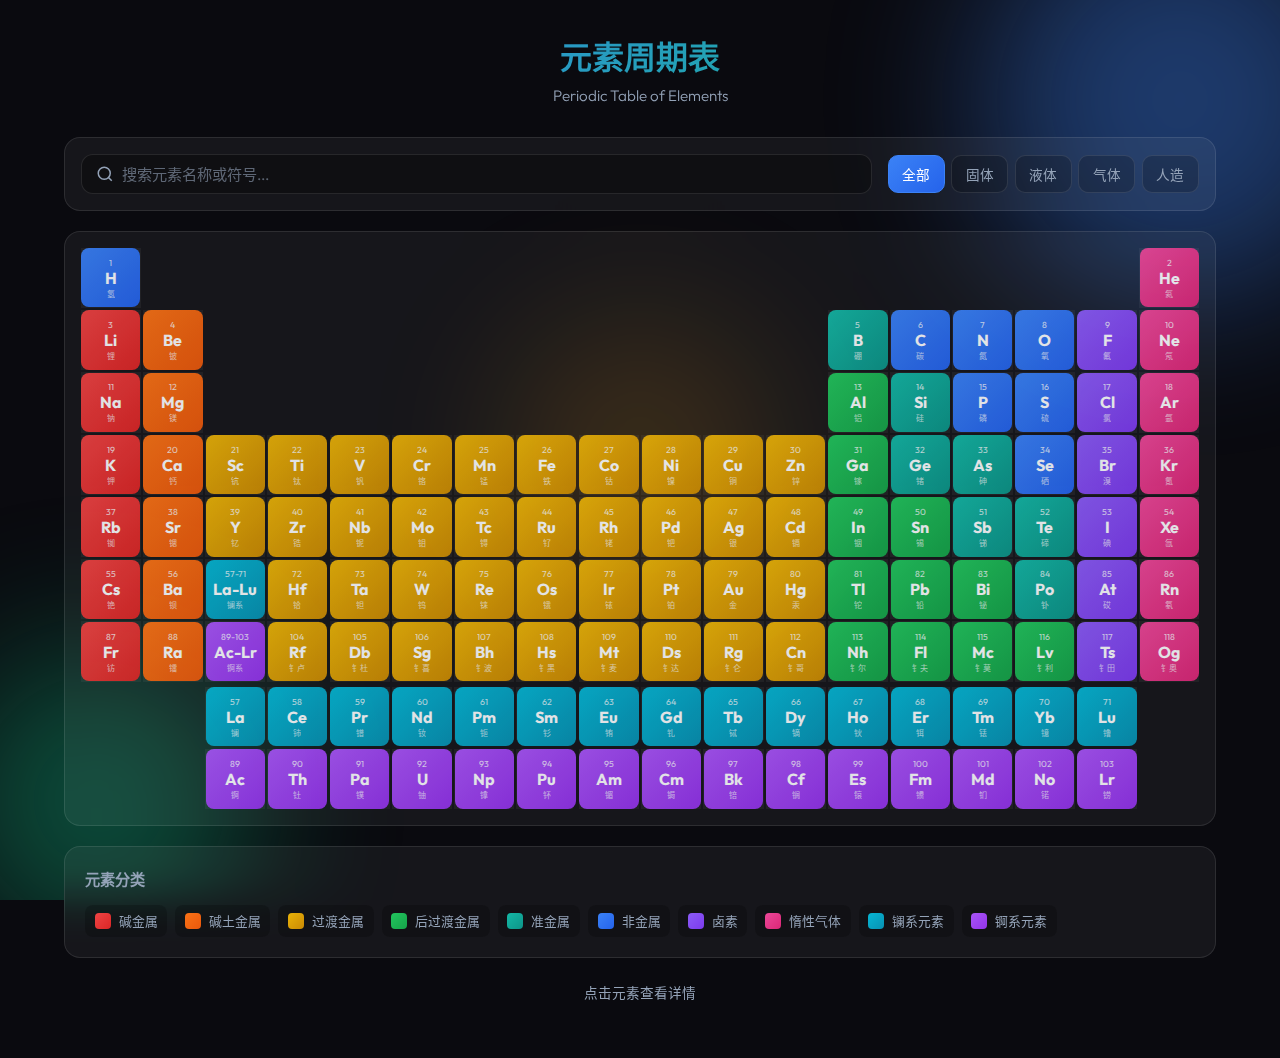
<file: periodictable/index.html>
<!DOCTYPE html>
<html lang="zh-CN">
<head>
    <meta charset="UTF-8">
    <meta name="viewport" content="width=device-width, initial-scale=1.0">
    <title>Periodic Table - 元素周期表</title>
    <link rel="preconnect" href="https://fonts.googleapis.com">
    <link rel="preconnect" href="https://fonts.gstatic.com" crossorigin>
    <link href="https://fonts.googleapis.com/css2?family=Outfit:wght@300;400;500;600;700&display=swap" rel="stylesheet">
    <link rel="stylesheet" href="style.css">
</head>
<body>
    <div class="bg-animation">
        <div class="orb orb-1"></div>
        <div class="orb orb-2"></div>
        <div class="orb orb-3"></div>
    </div>

    <div class="container">
        <header>
            <h1>元素周期表</h1>
            <p class="subtitle">Periodic Table of Elements</p>
        </header>

        <main>
            <!-- Search & Filter -->
            <div class="controls-card">
                <div class="search-box">
                    <svg width="18" height="18" viewBox="0 0 24 24" fill="none" stroke="currentColor" stroke-width="2">
                        <circle cx="11" cy="11" r="8"></circle>
                        <path d="m21 21-4.35-4.35"></path>
                    </svg>
                    <input type="text" id="searchInput" placeholder="搜索元素名称或符号...">
                </div>
                <div class="filter-tabs" id="filterTabs">
                    <button class="filter-tab active" data-filter="all">全部</button>
                    <button class="filter-tab" data-filter="solid">固体</button>
                    <button class="filter-tab" data-filter="liquid">液体</button>
                    <button class="filter-tab" data-filter="gas">气体</button>
                    <button class="filter-tab" data-filter="synthetic">人造</button>
                </div>
            </div>

            <!-- Periodic Table -->
            <div class="table-container">
                <div class="periodic-table" id="periodicTable">
                    <!-- Generated by JS -->
                </div>
            </div>

            <!-- Legend -->
            <div class="legend-card">
                <h3>元素分类</h3>
                <div class="legend-grid" id="legendGrid">
                    <!-- Generated by JS -->
                </div>
            </div>
        </main>

        <footer>
            <p>点击元素查看详情</p>
        </footer>
    </div>

    <!-- Element Detail Modal -->
    <div class="modal" id="modal">
        <div class="modal-content">
            <button class="modal-close" id="modalClose">
                <svg width="24" height="24" viewBox="0 0 24 24" fill="none" stroke="currentColor" stroke-width="2">
                    <line x1="18" y1="6" x2="6" y2="18"></line>
                    <line x1="6" y1="6" x2="18" y2="18"></line>
                </svg>
            </button>
            <div class="modal-header">
                <div class="modal-symbol" id="modalSymbol">H</div>
                <div class="modal-info">
                    <h2 id="modalName">氢</h2>
                    <p id="modalNameEn">Hydrogen</p>
                </div>
            </div>
            <div class="modal-body">
                <div class="modal-grid">
                    <div class="modal-item">
                        <span class="modal-label">原子序数</span>
                        <span class="modal-value" id="modalNumber">1</span>
                    </div>
                    <div class="modal-item">
                        <span class="modal-label">相对原子质量</span>
                        <span class="modal-value" id="modalMass">1.008</span>
                    </div>
                    <div class="modal-item">
                        <span class="modal-label">电子排布</span>
                        <span class="modal-value" id="modalElectron">1s¹</span>
                    </div>
                    <div class="modal-item">
                        <span class="modal-label">发现年份</span>
                        <span class="modal-value" id="modalYear">1766</span>
                    </div>
                    <div class="modal-item">
                        <span class="modal-label">状态</span>
                        <span class="modal-value" id="modalState">气体</span>
                    </div>
                    <div class="modal-item">
                        <span class="modal-label">分类</span>
                        <span class="modal-value" id="modalCategory">非金属</span>
                    </div>
                </div>
            </div>
        </div>
    </div>

    <script src="script.js"></script>
</body>
</html>
</file>
<file: calcgen/style.css>
/* ===== 基础重置 ===== */
*, *::before, *::after {
    margin: 0;
    padding: 0;
    box-sizing: border-box;
}

:root {
    --glass-bg: rgba(255, 255, 255, 0.1);
    --glass-border: rgba(255, 255, 255, 0.2);
    --glass-shadow: rgba(0, 0, 0, 0.1);
    --primary: #6366f1;
    --primary-glow: rgba(99, 102, 241, 0.5);
    --secondary: #10b981;
    --text: #ffffff;
    --text-muted: rgba(255, 255, 255, 0.7);
    --input-bg: rgba(255, 255, 255, 0.1);
    --input-border: rgba(255, 255, 255, 0.3);
}

body {
    font-family: 'Segoe UI', 'Microsoft YaHei', sans-serif;
    min-height: 100vh;
    color: var(--text);
    overflow-x: hidden;
}

/* ===== 动态背景 ===== */
.bg-animation {
    position: fixed;
    top: 0;
    left: 0;
    width: 100%;
    height: 100%;
    z-index: -1;
    background: linear-gradient(135deg, #1a1a2e 0%, #16213e 50%, #0f3460 100%);
    overflow: hidden;
}

.orb {
    position: absolute;
    border-radius: 50%;
    filter: blur(80px);
    opacity: 0.5;
    animation: float 20s ease-in-out infinite;
}

.orb-1 {
    width: 400px;
    height: 400px;
    background: linear-gradient(135deg, #6366f1, #8b5cf6);
    top: -100px;
    left: -100px;
    animation-delay: 0s;
}

.orb-2 {
    width: 300px;
    height: 300px;
    background: linear-gradient(135deg, #ec4899, #f43f5e);
    bottom: -50px;
    right: -50px;
    animation-delay: -7s;
}

.orb-3 {
    width: 250px;
    height: 250px;
    background: linear-gradient(135deg, #06b6d4, #3b82f6);
    top: 50%;
    left: 50%;
    transform: translate(-50%, -50%);
    animation-delay: -14s;
}

@keyframes float {
    0%, 100% {
        transform: translate(0, 0) scale(1);
    }
    25% {
        transform: translate(50px, -30px) scale(1.1);
    }
    50% {
        transform: translate(-30px, 50px) scale(0.95);
    }
    75% {
        transform: translate(-50px, -20px) scale(1.05);
    }
}

/* ===== 容器 ===== */
.container {
    max-width: 900px;
    margin: 0 auto;
    padding: 40px 20px;
}

/* ===== 标题 ===== */
.header {
    text-align: center;
    margin-bottom: 40px;
}

.header h1 {
    font-size: 2.5rem;
    font-weight: 700;
    background: linear-gradient(135deg, #fff, #a5b4fc);
    -webkit-background-clip: text;
    -webkit-text-fill-color: transparent;
    background-clip: text;
    margin-bottom: 10px;
    text-shadow: 0 0 40px var(--primary-glow);
}

.subtitle {
    color: var(--text-muted);
    font-size: 1.1rem;
}

/* ===== 液态玻璃面板 ===== */
.glass-panel {
    background: var(--glass-bg);
    backdrop-filter: blur(20px);
    -webkit-backdrop-filter: blur(20px);
    border: 1px solid var(--glass-border);
    border-radius: 24px;
    padding: 30px;
    margin-bottom: 30px;
    box-shadow:
        0 8px 32px var(--glass-shadow),
        inset 0 1px 0 rgba(255, 255, 255, 0.1);
    transition: transform 0.3s ease, box-shadow 0.3s ease;
}

.glass-panel:hover {
    transform: translateY(-2px);
    box-shadow:
        0 12px 48px var(--glass-shadow),
        inset 0 1px 0 rgba(255, 255, 255, 0.15);
}

.glass-panel h2 {
    font-size: 1.4rem;
    margin-bottom: 24px;
    padding-bottom: 16px;
    border-bottom: 1px solid var(--glass-border);
}

/* ===== 表单网格 ===== */
.form-grid {
    display: grid;
    grid-template-columns: repeat(2, 1fr);
    gap: 24px;
}

.form-group {
    display: flex;
    flex-direction: column;
    gap: 10px;
}

.form-group.full-width {
    grid-column: 1 / -1;
}

.form-group label {
    font-weight: 500;
    color: var(--text);
    font-size: 0.95rem;
}

/* ===== 输入框 ===== */
input[type="number"] {
    background: var(--input-bg);
    border: 1px solid var(--input-border);
    border-radius: 12px;
    padding: 12px 16px;
    color: var(--text);
    font-size: 1rem;
    transition: all 0.3s ease;
    outline: none;
    width: 100%;
}

input[type="number"]:focus {
    border-color: var(--primary);
    box-shadow: 0 0 0 3px var(--primary-glow);
}

input[type="number"]::-webkit-inner-spin-button,
input[type="number"]::-webkit-outer-spin-button {
    opacity: 1;
}

.range-inputs {
    display: flex;
    align-items: center;
    gap: 12px;
}

.range-inputs input {
    width: 100px;
    text-align: center;
}

.range-inputs span {
    color: var(--text-muted);
    font-size: 0.9rem;
}

/* ===== 自定义复选框 ===== */
.checkbox-group, .radio-group {
    display: flex;
    flex-wrap: wrap;
    gap: 12px;
}

.checkbox-row {
    display: flex;
    gap: 10px;
}

.checkbox-row .checkbox-item {
    flex: 1;
    justify-content: center;
}

.checkbox-item, .radio-item {
    display: flex;
    align-items: center;
    gap: 8px;
    cursor: pointer;
    padding: 8px 14px;
    background: var(--input-bg);
    border-radius: 10px;
    transition: all 0.3s ease;
    user-select: none;
}

.checkbox-item:hover, .radio-item:hover {
    background: rgba(255, 255, 255, 0.15);
}

.checkbox-item input, .radio-item input {
    display: none;
}

.checkmark, .radio-mark {
    width: 20px;
    height: 20px;
    border: 2px solid var(--input-border);
    border-radius: 6px;
    display: flex;
    align-items: center;
    justify-content: center;
    transition: all 0.3s ease;
}

.radio-mark {
    border-radius: 50%;
}

.checkbox-item input:checked + .checkmark {
    background: var(--primary);
    border-color: var(--primary);
}

.checkbox-item input:checked + .checkmark::after {
    content: '✓';
    color: white;
    font-size: 12px;
    font-weight: bold;
}

.radio-item input:checked + .radio-mark {
    border-color: var(--primary);
}

.radio-item input:checked + .radio-mark::after {
    content: '';
    width: 10px;
    height: 10px;
    background: var(--primary);
    border-radius: 50%;
}

/* ===== 按钮 ===== */
.button-group {
    display: flex;
    gap: 16px;
    margin-top: 30px;
    flex-wrap: wrap;
}

.btn {
    flex: 1;
    min-width: 160px;
    padding: 14px 28px;
    border: none;
    border-radius: 14px;
    font-size: 1rem;
    font-weight: 600;
    cursor: pointer;
    display: flex;
    align-items: center;
    justify-content: center;
    gap: 10px;
    transition: all 0.3s ease;
    position: relative;
    overflow: hidden;
}

.btn::before {
    content: '';
    position: absolute;
    top: 0;
    left: -100%;
    width: 100%;
    height: 100%;
    background: linear-gradient(90deg, transparent, rgba(255,255,255,0.2), transparent);
    transition: left 0.5s ease;
}

.btn:hover::before {
    left: 100%;
}

.btn-primary {
    background: linear-gradient(135deg, #6366f1, #8b5cf6);
    color: white;
    box-shadow: 0 4px 20px var(--primary-glow);
}

.btn-primary:hover {
    transform: translateY(-2px);
    box-shadow: 0 6px 30px var(--primary-glow);
}

.btn-secondary {
    background: linear-gradient(135deg, #10b981, #059669);
    color: white;
    box-shadow: 0 4px 20px rgba(16, 185, 129, 0.3);
}

.btn-secondary:hover {
    transform: translateY(-2px);
    box-shadow: 0 6px 30px rgba(16, 185, 129, 0.4);
}

.btn-icon {
    font-size: 1.2rem;
}

/* ===== 预览区域 ===== */
.preview-area {
    background: rgba(255, 255, 255, 0.95);
    border-radius: 16px;
    min-height: 300px;
    padding: 30px;
    color: #333;
}

.preview-area .placeholder {
    text-align: center;
    color: #999;
    padding: 100px 0;
}

.preview-questions {
    display: flex;
    flex-wrap: wrap;
    gap: 20px 40px;
}

.preview-questions.vertical {
    display: block;
}

/* 横式表格布局 */
.inline-table {
    border-collapse: separate;
    border-spacing: 0;
    width: 100%;
}

.inline-table tr {
    vertical-align: top;
}

.inline-cell {
    padding: 10px 15px;
    font-size: 1.2rem;
    font-weight: 500;
    border-bottom: 2px dashed #ddd;
    min-width: 100px;
}

/* 竖式表格布局 */
.vertical-table {
    border-collapse: separate;
    border-spacing: 25px 40px;
    width: 100%;
    table-layout: fixed;
}

.vertical-table tr {
    vertical-align: top;
}

.vertical-cell {
    padding: 0;
}

.vertical-problem {
    font-size: 1.4rem;
    font-weight: 600;
    font-family: 'Courier New', monospace;
    display: flex;
    flex-direction: column;
    line-height: 1.4;
    min-width: 80px;
}

.vertical-row {
    display: flex;
    justify-content: space-between;
    align-items: center;
}

.vertical-op {
    flex-shrink: 0;
    min-width: 15px;
}

.vertical-digit {
    text-align: right;
}

.vertical-line {
    border-bottom: 2px solid #333;
    width: 100%;
    min-width: 60px;
    margin: 2px 0;
}

.answer-space {
    min-height: 60px;
    width: 100%;
}

/* ===== 打印样式 ===== */
.print-area {
    display: none;
}

@media print {
    @page {
        margin: 10mm;
        size: A4;
    }

    body {
        margin: 0;
        padding: 0;
    }

    body > *:not(.print-area) {
        display: none !important;
    }

    .print-area {
        display: block !important;
        width: 100%;
        background: white;
        color: black;
        font-size: 14pt;
    }

    .print-title {
        display: none;
    }

    /* 横式打印表格 */
    .print-inline-table {
        width: 100%;
        border-collapse: collapse;
    }

    .print-inline-cell {
        padding: 6mm 4mm;
        font-size: 14pt;
        border-bottom: 1px solid #ccc;
        text-align: left;
    }

    /* 竖式打印表格 */
    .print-vertical-table {
        width: 100%;
        border-collapse: separate;
        border-spacing: 8mm 12mm;
        table-layout: fixed;
    }

    .print-vertical-cell {
        padding: 0;
    }

    .print-vertical-problem {
        font-size: 14pt;
        font-weight: 600;
        font-family: 'Courier New', monospace;
        display: flex;
        flex-direction: column;
        line-height: 1.4;
    }

    .print-vertical-problem .vertical-row {
        display: flex;
        justify-content: space-between;
        align-items: center;
    }

    .print-vertical-problem .vertical-op {
        min-width: 8mm;
    }

    .print-vertical-problem .vertical-digit {
        text-align: right;
    }

    .print-vertical-line {
        border-bottom: 2px solid black;
        width: 100%;
        margin: 2px 0;
    }

    .print-answer-space {
        min-height: 12mm;
        width: 100%;
    }
}

/* ===== 响应式 ===== */
@media (max-width: 768px) {
    .container {
        padding: 20px 15px;
    }

    .header h1 {
        font-size: 1.8rem;
    }

    .form-grid {
        grid-template-columns: 1fr;
    }

    .checkbox-group, .radio-group {
        flex-direction: column;
    }

    .checkbox-item, .radio-item {
        width: 100%;
    }

    .button-group {
        flex-direction: column;
    }

    .btn {
        width: 100%;
    }

    .range-inputs {
        flex-direction: column;
        align-items: stretch;
    }

    .range-inputs input {
        width: 100%;
    }
}
</file>
<file: color_palette/style.css>
:root {
    --primary: #ec4899;
    --primary-light: #f472b6;
    --primary-dark: #db2777;
    --secondary: #8b5cf6;
    --accent: #f59e0b;
    --dark: #0a0a0f;
    --dark-light: #13131a;
    --surface: #18181f;
    --glass: rgba(255, 255, 255, 0.05);
    --glass-border: rgba(255, 255, 255, 0.1);
    --text: #f8fafc;
    --text-muted: #94a3b8;
    --shadow: 0 8px 32px rgba(0, 0, 0, 0.4);
}

* {
    margin: 0;
    padding: 0;
    box-sizing: border-box;
}

body {
    font-family: 'Outfit', -apple-system, BlinkMacSystemFont, sans-serif;
    background: var(--dark);
    min-height: 100vh;
    color: var(--text);
    overflow-x: hidden;
    position: relative;
}

/* Background Animation */
.bg-animation {
    position: fixed;
    top: 0;
    left: 0;
    width: 100%;
    height: 100%;
    z-index: 0;
    overflow: hidden;
    pointer-events: none;
}

.orb {
    position: absolute;
    border-radius: 50%;
    filter: blur(80px);
    opacity: 0.4;
    animation: float 20s ease-in-out infinite;
}

.orb-1 {
    width: 400px;
    height: 400px;
    background: var(--primary);
    top: -100px;
    right: -100px;
}

.orb-2 {
    width: 300px;
    height: 300px;
    background: var(--secondary);
    bottom: -50px;
    left: -50px;
    animation-delay: -5s;
}

.orb-3 {
    width: 250px;
    height: 250px;
    background: var(--accent);
    top: 50%;
    left: 50%;
    margin-top: -125px;
    margin-left: -125px;
    animation-delay: -10s;
    opacity: 0.2;
}

@keyframes float {
    0%, 100% { transform: translate(0, 0); }
    25% { transform: translate(30px, -30px); }
    50% { transform: translate(-20px, 20px); }
    75% { transform: translate(20px, 30px); }
}

/* Container */
.container {
    position: relative;
    z-index: 1;
    max-width: 520px;
    margin: 0 auto;
    padding: 2rem 1.5rem;
    min-height: 100vh;
    display: flex;
    flex-direction: column;
}

header {
    text-align: center;
    margin-bottom: 2rem;
}

header h1 {
    font-size: 2rem;
    font-weight: 700;
    background: linear-gradient(135deg, var(--primary) 0%, var(--secondary) 100%);
    -webkit-background-clip: text;
    -webkit-text-fill-color: transparent;
    background-clip: text;
    margin-bottom: 0.5rem;
}

.subtitle {
    color: var(--text-muted);
    font-size: 0.95rem;
    font-weight: 300;
}

main {
    flex: 1;
    display: flex;
    flex-direction: column;
    gap: 1.25rem;
}

/* Picker Card */
.picker-card {
    background: var(--glass);
    backdrop-filter: blur(20px);
    -webkit-backdrop-filter: blur(20px);
    border: 1px solid var(--glass-border);
    border-radius: 20px;
    padding: 1.5rem;
}

.color-preview {
    position: relative;
    width: 100%;
    height: 100px;
    border-radius: 16px;
    overflow: hidden;
    margin-bottom: 1.25rem;
}

.color-preview input[type="color"] {
    position: absolute;
    top: 0;
    left: 0;
    width: 100%;
    height: 100%;
    border: none;
    cursor: pointer;
    opacity: 0;
}

.color-preview::after {
    content: '点击选择颜色';
    position: absolute;
    top: 50%;
    left: 50%;
    transform: translate(-50%, -50%);
    color: white;
    font-size: 1rem;
    font-weight: 500;
    text-shadow: 0 2px 10px rgba(0, 0, 0, 0.5);
    pointer-events: none;
}

.color-inputs {
    display: flex;
    flex-direction: column;
    gap: 0.75rem;
}

.color-input-group {
    display: flex;
    align-items: center;
    gap: 0.75rem;
}

.color-input-group label {
    width: 40px;
    font-size: 0.85rem;
    color: var(--text-muted);
    font-weight: 500;
}

.color-input-group input {
    flex: 1;
    background: rgba(0, 0, 0, 0.3);
    border: 1px solid var(--glass-border);
    border-radius: 10px;
    padding: 0.65rem 0.85rem;
    font-size: 0.95rem;
    color: var(--text);
    font-family: 'JetBrains Mono', 'Courier New', monospace;
    transition: all 0.3s ease;
}

.color-input-group input:focus {
    outline: none;
    border-color: var(--primary);
    box-shadow: 0 0 0 3px rgba(236, 72, 153, 0.2);
}

/* Harmony Card */
.harmony-card {
    background: var(--glass);
    backdrop-filter: blur(20px);
    -webkit-backdrop-filter: blur(20px);
    border: 1px solid var(--glass-border);
    border-radius: 20px;
    padding: 1.25rem;
}

.harmony-card h3 {
    font-size: 0.95rem;
    font-weight: 600;
    color: var(--text-muted);
    margin-bottom: 1rem;
}

.harmony-tabs {
    display: flex;
    flex-wrap: wrap;
    gap: 0.5rem;
}

.harmony-tab {
    background: rgba(0, 0, 0, 0.2);
    border: 1px solid var(--glass-border);
    color: var(--text-muted);
    padding: 0.5rem 0.85rem;
    border-radius: 10px;
    font-size: 0.85rem;
    font-family: 'Outfit', sans-serif;
    cursor: pointer;
    transition: all 0.3s ease;
}

.harmony-tab:hover {
    color: var(--text);
    background: rgba(255, 255, 255, 0.05);
}

.harmony-tab.active {
    background: linear-gradient(135deg, var(--primary), var(--primary-dark));
    border-color: var(--primary);
    color: white;
}

/* Gradient Card */
.gradient-card {
    background: var(--glass);
    backdrop-filter: blur(20px);
    -webkit-backdrop-filter: blur(20px);
    border: 1px solid var(--glass-border);
    border-radius: 20px;
    padding: 1.25rem;
}

.gradient-card.hidden {
    display: none;
}

.gradient-card h3 {
    font-size: 0.95rem;
    font-weight: 600;
    color: var(--text-muted);
    margin-bottom: 1rem;
}

.gradient-inputs {
    display: flex;
    align-items: center;
    gap: 1rem;
    justify-content: center;
}

.gradient-input-group {
    display: flex;
    flex-direction: column;
    gap: 0.5rem;
    align-items: center;
}

.gradient-input-group label {
    font-size: 0.85rem;
    color: var(--text-muted);
}

.color-preview-small {
    width: 60px;
    height: 60px;
    border-radius: 12px;
    overflow: hidden;
    position: relative;
    cursor: pointer;
    border: 2px solid var(--glass-border);
    transition: border-color 0.3s ease;
}

.color-preview-small:hover {
    border-color: var(--primary);
}

.color-preview-small input[type="color"] {
    position: absolute;
    top: 0;
    left: 0;
    width: 100%;
    height: 100%;
    border: none;
    cursor: pointer;
    opacity: 0;
}

.gradient-arrow {
    font-size: 1.5rem;
    color: var(--text-muted);
}

/* Count Card */
.count-card {
    background: var(--glass);
    backdrop-filter: blur(20px);
    -webkit-backdrop-filter: blur(20px);
    border: 1px solid var(--glass-border);
    border-radius: 20px;
    padding: 1.25rem;
}

.count-card h3 {
    font-size: 0.95rem;
    font-weight: 600;
    color: var(--text-muted);
    margin-bottom: 1rem;
}

.count-slider {
    display: flex;
    align-items: center;
    gap: 1rem;
}

.count-slider input[type="range"] {
    flex: 1;
    -webkit-appearance: none;
    appearance: none;
    height: 8px;
    background: rgba(0, 0, 0, 0.3);
    border-radius: 4px;
    outline: none;
}

.count-slider input[type="range"]::-webkit-slider-thumb {
    -webkit-appearance: none;
    appearance: none;
    width: 20px;
    height: 20px;
    background: var(--primary);
    border-radius: 50%;
    cursor: pointer;
    box-shadow: 0 2px 8px rgba(236, 72, 153, 0.4);
}

.count-slider input[type="range"]::-moz-range-thumb {
    width: 20px;
    height: 20px;
    background: var(--primary);
    border-radius: 50%;
    cursor: pointer;
    border: none;
}

.count-value {
    font-size: 1.25rem;
    font-weight: 700;
    color: var(--primary-light);
    min-width: 1.5rem;
    text-align: center;
}

/* Palette Card */
.palette-card {
    background: var(--glass);
    backdrop-filter: blur(20px);
    -webkit-backdrop-filter: blur(20px);
    border: 1px solid var(--glass-border);
    border-radius: 20px;
    padding: 1.25rem;
}

.palette-colors {
    display: flex;
    border-radius: 16px;
    overflow: hidden;
    margin-bottom: 1rem;
}

.palette-color {
    flex: 1;
    min-height: 80px;
    cursor: pointer;
    transition: all 0.3s ease;
    position: relative;
    display: flex;
    align-items: flex-end;
    justify-content: center;
    padding: 0.5rem;
}

.palette-color:hover {
    flex: 1.3;
}

.palette-color span {
    font-size: 0.7rem;
    font-family: 'JetBrains Mono', monospace;
    color: white;
    text-shadow: 0 1px 3px rgba(0, 0, 0, 0.5);
    opacity: 0;
    transition: opacity 0.2s ease;
}

.palette-color:hover span {
    opacity: 1;
}

.save-palette-btn {
    width: 100%;
    background: var(--glass);
    border: 1px solid var(--glass-border);
    color: var(--text-muted);
    padding: 0.75rem;
    border-radius: 12px;
    font-size: 0.9rem;
    font-family: 'Outfit', sans-serif;
    cursor: pointer;
    display: flex;
    align-items: center;
    justify-content: center;
    gap: 0.5rem;
    transition: all 0.3s ease;
}

.save-palette-btn:hover {
    background: rgba(236, 72, 153, 0.15);
    border-color: var(--primary);
    color: var(--primary);
}

/* Saved Card */
.saved-card {
    background: var(--glass);
    backdrop-filter: blur(20px);
    -webkit-backdrop-filter: blur(20px);
    border: 1px solid var(--glass-border);
    border-radius: 20px;
    padding: 1.25rem;
}

.saved-header {
    display: flex;
    justify-content: space-between;
    align-items: center;
    margin-bottom: 1rem;
}

.saved-header h3 {
    font-size: 0.95rem;
    font-weight: 600;
    color: var(--text-muted);
}

.clear-saved {
    background: none;
    border: none;
    color: var(--text-muted);
    font-size: 0.85rem;
    cursor: pointer;
    padding: 0.25rem 0.5rem;
    border-radius: 6px;
    transition: all 0.2s ease;
}

.clear-saved:hover {
    color: #ef4444;
    background: rgba(239, 68, 68, 0.1);
}

.saved-list {
    display: flex;
    flex-direction: column;
    gap: 0.5rem;
    max-height: 200px;
    overflow-y: auto;
}

.saved-empty {
    color: var(--text-muted);
    font-size: 0.9rem;
    text-align: center;
    padding: 1rem;
    opacity: 0.6;
}

.saved-item {
    display: flex;
    align-items: center;
    gap: 0.5rem;
    padding: 0.5rem;
    background: rgba(0, 0, 0, 0.2);
    border-radius: 10px;
    cursor: pointer;
    transition: all 0.2s ease;
}

.saved-item:hover {
    background: rgba(0, 0, 0, 0.3);
}

.saved-palette {
    display: flex;
    flex: 1;
    height: 30px;
    border-radius: 8px;
    overflow: hidden;
}

.saved-palette-color {
    flex: 1;
}

.saved-delete {
    background: none;
    border: none;
    color: var(--text-muted);
    cursor: pointer;
    padding: 0.25rem;
    border-radius: 4px;
    transition: all 0.2s ease;
    opacity: 0;
}

.saved-item:hover .saved-delete {
    opacity: 1;
}

.saved-delete:hover {
    color: #ef4444;
    background: rgba(239, 68, 68, 0.1);
}

/* Footer */
footer {
    text-align: center;
    padding: 1.5rem 0;
    color: var(--text-muted);
    font-size: 0.85rem;
}

/* Notification */
.notification {
    position: fixed;
    top: 20px;
    left: 50%;
    transform: translateX(-50%) translateY(-100px);
    background: linear-gradient(135deg, var(--primary), var(--primary-dark));
    color: white;
    padding: 0.75rem 1.5rem;
    border-radius: 12px;
    box-shadow: 0 10px 40px rgba(236, 72, 153, 0.3);
    z-index: 1000;
    opacity: 0;
    transition: all 0.5s cubic-bezier(0.68, -0.55, 0.265, 1.55);
}

.notification.show {
    transform: translateX(-50%) translateY(0);
    opacity: 1;
}

/* Scrollbar */
::-webkit-scrollbar {
    width: 6px;
}

::-webkit-scrollbar-track {
    background: transparent;
}

::-webkit-scrollbar-thumb {
    background: var(--glass-border);
    border-radius: 3px;
}

/* Responsive */
@media (max-width: 480px) {
    .container {
        padding: 1.5rem 1rem;
    }

    .harmony-tabs {
        justify-content: center;
    }

    .harmony-tab {
        padding: 0.45rem 0.7rem;
        font-size: 0.8rem;
    }
}
</file>
<file: companalysis/style.css>
:root {
    --primary: #6366f1;
    --primary-light: #818cf8;
    --primary-dark: #4f46e5;
    --secondary: #10b981;
    --secondary-light: #34d399;
    --accent: #f59e0b;
    --danger: #ef4444;
    --dark: #0f172a;
    --dark-light: #1e293b;
    --surface: #162032;
    --glass: rgba(255, 255, 255, 0.05);
    --glass-border: rgba(255, 255, 255, 0.1);
    --text: #f8fafc;
    --text-muted: #94a3b8;
    --shadow: 0 8px 32px rgba(0, 0, 0, 0.3);
    --shadow-glow: 0 0 40px rgba(99, 102, 241, 0.2);
}

* {
    margin: 0;
    padding: 0;
    box-sizing: border-box;
}

body {
    font-family: 'Outfit', 'Noto Sans SC', -apple-system, BlinkMacSystemFont, sans-serif;
    background: var(--dark);
    min-height: 100vh;
    color: var(--text);
    overflow-x: hidden;
    position: relative;
}

/* Background Animation */
.bg-animation {
    position: fixed;
    top: 0;
    left: 0;
    width: 100%;
    height: 100%;
    z-index: 0;
    overflow: hidden;
    pointer-events: none;
}

.particles {
    position: absolute;
    width: 100%;
    height: 100%;
    background:
        radial-gradient(circle at 20% 80%, rgba(99, 102, 241, 0.15) 0%, transparent 40%),
        radial-gradient(circle at 80% 20%, rgba(16, 185, 129, 0.15) 0%, transparent 40%),
        radial-gradient(circle at 50% 50%, rgba(245, 158, 11, 0.1) 0%, transparent 30%);
    animation: bgMove 20s ease-in-out infinite;
}

@keyframes bgMove {
    0%, 100% { transform: translate(0, 0); }
    25% { transform: translate(2%, 2%); }
    50% { transform: translate(-1%, 1%); }
    75% { transform: translate(1%, -1%); }
}

/* Container */
.container {
    position: relative;
    z-index: 1;
    max-width: 700px;
    margin: 0 auto;
    padding: 2rem 1.5rem;
    min-height: 100vh;
    display: flex;
    flex-direction: column;
}

header {
    text-align: center;
    margin-bottom: 2rem;
}

header h1 {
    font-size: 2rem;
    font-weight: 700;
    background: linear-gradient(135deg, var(--primary) 0%, var(--secondary) 50%, var(--accent) 100%);
    -webkit-background-clip: text;
    -webkit-text-fill-color: transparent;
    background-clip: text;
    margin-bottom: 0.5rem;
    letter-spacing: -0.02em;
}

.subtitle {
    color: var(--text-muted);
    font-size: 0.95rem;
    font-weight: 300;
}

main {
    flex: 1;
    display: flex;
    flex-direction: column;
    gap: 1.5rem;
}

/* Tabs */
.tabs {
    display: flex;
    gap: 0.5rem;
    background: var(--glass);
    backdrop-filter: blur(20px);
    -webkit-backdrop-filter: blur(20px);
    border: 1px solid var(--glass-border);
    border-radius: 16px;
    padding: 0.5rem;
}

.tab {
    flex: 1;
    display: flex;
    align-items: center;
    justify-content: center;
    gap: 0.5rem;
    padding: 0.8rem 1rem;
    border: none;
    background: transparent;
    color: var(--text-muted);
    font-family: 'Outfit', sans-serif;
    font-size: 0.95rem;
    font-weight: 500;
    border-radius: 12px;
    cursor: pointer;
    transition: all 0.3s ease;
}

.tab:hover {
    color: var(--text);
    background: rgba(255, 255, 255, 0.05);
}

.tab.active {
    background: linear-gradient(135deg, var(--primary), var(--primary-dark));
    color: white;
    box-shadow: 0 4px 15px rgba(99, 102, 241, 0.4);
}

/* Panel */
.panel {
    display: none;
    animation: fadeIn 0.3s ease;
}

.panel.active {
    display: block;
}

@keyframes fadeIn {
    from { opacity: 0; transform: translateY(10px); }
    to { opacity: 1; transform: translateY(0); }
}

/* Input Group */
.input-group {
    margin-bottom: 1.5rem;
}

.input-group input {
    width: 100%;
    background: var(--glass);
    backdrop-filter: blur(20px);
    -webkit-backdrop-filter: blur(20px);
    border: 1px solid var(--glass-border);
    border-radius: 16px;
    padding: 1rem 1.25rem;
    font-size: 1rem;
    color: var(--text);
    font-family: 'Outfit', sans-serif;
    transition: all 0.3s ease;
}

.input-group input:focus {
    outline: none;
    border-color: var(--primary);
    box-shadow: 0 0 0 3px rgba(99, 102, 241, 0.2);
}

.input-group input::placeholder {
    color: var(--text-muted);
}

/* SWOT Grid */
.swot-grid {
    display: grid;
    grid-template-columns: repeat(2, 1fr);
    gap: 1rem;
    margin-bottom: 1.5rem;
}

.swot-card {
    background: var(--glass);
    backdrop-filter: blur(20px);
    -webkit-backdrop-filter: blur(20px);
    border: 1px solid var(--glass-border);
    border-radius: 20px;
    padding: 1.25rem;
    transition: all 0.3s ease;
    position: relative;
    overflow: hidden;
}

.swot-card::before {
    content: '';
    position: absolute;
    top: 0;
    left: 0;
    right: 0;
    height: 3px;
}

.swot-card.strength::before { background: linear-gradient(90deg, var(--secondary), transparent); }
.swot-card.weakness::before { background: linear-gradient(90deg, var(--danger), transparent); }
.swot-card.opportunity::before { background: linear-gradient(90deg, var(--accent), transparent); }
.swot-card.threat::before { background: linear-gradient(90deg, #f43f5e, transparent); }

.swot-card:hover {
    transform: translateY(-2px);
    border-color: rgba(255, 255, 255, 0.2);
}

.swot-header {
    display: flex;
    align-items: center;
    gap: 0.5rem;
    margin-bottom: 0.75rem;
}

.swot-icon {
    font-size: 1.25rem;
}

.swot-header h3 {
    font-size: 0.95rem;
    font-weight: 600;
}

.swot-card.strength .swot-header h3 { color: var(--secondary); }
.swot-card.weakness .swot-header h3 { color: var(--danger); }
.swot-card.opportunity .swot-header h3 { color: var(--accent); }
.swot-card.threat .swot-header h3 { color: #f43f5e; }

.swot-card textarea {
    width: 100%;
    min-height: 100px;
    background: rgba(0, 0, 0, 0.2);
    border: 1px solid var(--glass-border);
    border-radius: 12px;
    padding: 0.75rem;
    font-size: 0.9rem;
    color: var(--text);
    font-family: 'Outfit', sans-serif;
    resize: vertical;
    transition: all 0.3s ease;
}

.swot-card textarea:focus {
    outline: none;
    border-color: rgba(255, 255, 255, 0.2);
    background: rgba(0, 0, 0, 0.3);
}

.swot-card textarea::placeholder {
    color: var(--text-muted);
    opacity: 0.6;
}

/* Analysis Result */
.analysis-result {
    background: var(--glass);
    backdrop-filter: blur(20px);
    -webkit-backdrop-filter: blur(20px);
    border: 1px solid var(--glass-border);
    border-radius: 20px;
    padding: 1.5rem;
    margin-bottom: 1.5rem;
}

.analysis-result h3 {
    font-size: 1.1rem;
    font-weight: 600;
    margin-bottom: 1rem;
    color: var(--primary-light);
}

.result-content {
    font-size: 0.95rem;
    line-height: 1.7;
    color: var(--text-muted);
}

.result-content .placeholder {
    font-style: italic;
    opacity: 0.6;
}

.result-content strong {
    color: var(--text);
}

/* Buttons */
.actions {
    display: flex;
    gap: 1rem;
    justify-content: flex-end;
}

.btn {
    display: inline-flex;
    align-items: center;
    justify-content: center;
    gap: 0.5rem;
    padding: 0.8rem 1.5rem;
    border-radius: 14px;
    font-size: 0.95rem;
    font-family: 'Outfit', sans-serif;
    font-weight: 500;
    cursor: pointer;
    transition: all 0.3s ease;
    border: none;
}

.btn.primary {
    background: linear-gradient(135deg, var(--primary), var(--primary-dark));
    color: white;
    box-shadow: 0 4px 15px rgba(99, 102, 241, 0.4);
}

.btn.primary:hover {
    transform: translateY(-2px);
    box-shadow: 0 6px 20px rgba(99, 102, 241, 0.5);
}

.btn.secondary {
    background: var(--glass);
    border: 1px solid var(--glass-border);
    color: var(--text-muted);
}

.btn.secondary:hover {
    background: rgba(255, 255, 255, 0.1);
    color: var(--text);
}

.btn.full {
    width: 100%;
}

.btn.small {
    padding: 0.6rem 1rem;
    font-size: 0.85rem;
}

/* Compare Setup */
.compare-setup {
    background: var(--glass);
    backdrop-filter: blur(20px);
    -webkit-backdrop-filter: blur(20px);
    border: 1px solid var(--glass-border);
    border-radius: 24px;
    padding: 2rem;
}

.compare-setup h3 {
    font-size: 1.1rem;
    font-weight: 600;
    margin-bottom: 1.5rem;
    text-align: center;
    color: var(--text-muted);
}

.input-row {
    display: flex;
    align-items: center;
    gap: 1rem;
    margin-bottom: 1.5rem;
}

.input-row input {
    flex: 1;
    background: var(--glass);
    backdrop-filter: blur(20px);
    -webkit-backdrop-filter: blur(20px);
    border: 1px solid var(--glass-border);
    border-radius: 14px;
    padding: 1rem;
    font-size: 1rem;
    color: var(--text);
    font-family: 'Outfit', sans-serif;
    transition: all 0.3s ease;
}

.input-row input:focus {
    outline: none;
    border-color: var(--primary);
    box-shadow: 0 0 0 3px rgba(99, 102, 241, 0.2);
}

.input-row input::placeholder {
    color: var(--text-muted);
}

.vs {
    font-size: 1.2rem;
    font-weight: 700;
    color: var(--primary);
    background: var(--glass);
    padding: 0.5rem;
    border-radius: 50%;
    width: 40px;
    height: 40px;
    display: flex;
    align-items: center;
    justify-content: center;
}

/* Compare View */
.compare-view {
    animation: fadeIn 0.3s ease;
}

.compare-view.hidden {
    display: none;
}

.compare-header {
    display: flex;
    align-items: center;
    gap: 1rem;
    margin-bottom: 1.5rem;
    background: var(--glass);
    backdrop-filter: blur(20px);
    -webkit-backdrop-filter: blur(20px);
    border: 1px solid var(--glass-border);
    border-radius: 20px;
    padding: 1.5rem;
}

.compare-option {
    flex: 1;
    text-align: center;
}

.compare-option.option-a h2 {
    color: var(--primary-light);
}

.compare-option.option-b h2 {
    color: var(--secondary-light);
}

.option-label {
    font-size: 0.8rem;
    color: var(--text-muted);
    display: block;
    margin-bottom: 0.5rem;
}

.compare-option h2 {
    font-size: 1.3rem;
    font-weight: 600;
}

.compare-divider {
    display: flex;
    flex-direction: column;
    align-items: center;
    gap: 0.25rem;
}

.compare-divider span {
    font-size: 0.75rem;
    color: var(--text-muted);
    text-transform: uppercase;
    letter-spacing: 0.1em;
}

.compare-divider::before {
    content: '';
    width: 2px;
    height: 40px;
    background: var(--glass-border);
}

/* Factors List */
.factors-list {
    display: flex;
    flex-direction: column;
    gap: 1rem;
    margin-bottom: 1.5rem;
}

.factor-item {
    background: var(--glass);
    backdrop-filter: blur(20px);
    -webkit-backdrop-filter: blur(20px);
    border: 1px solid var(--glass-border);
    border-radius: 16px;
    padding: 1.25rem;
    animation: slideIn 0.3s ease;
}

@keyframes slideIn {
    from { opacity: 0; transform: translateX(-10px); }
    to { opacity: 1; transform: translateX(0); }
}

.factor-header {
    display: flex;
    justify-content: space-between;
    align-items: center;
    margin-bottom: 1rem;
}

.factor-name {
    font-weight: 600;
    font-size: 1rem;
}

.factor-delete {
    background: none;
    border: none;
    color: var(--text-muted);
    cursor: pointer;
    padding: 0.25rem;
    border-radius: 4px;
    transition: all 0.2s ease;
}

.factor-delete:hover {
    color: var(--danger);
    background: rgba(239, 68, 68, 0.1);
}

.factor-scores {
    display: flex;
    align-items: center;
    gap: 1rem;
}

.factor-scores input[type="number"] {
    width: 80px;
    background: rgba(0, 0, 0, 0.3);
    border: 1px solid var(--glass-border);
    border-radius: 10px;
    padding: 0.6rem;
    font-size: 1rem;
    color: var(--text);
    text-align: center;
    font-family: 'Outfit', sans-serif;
}

.factor-scores input[type="number"]:focus {
    outline: none;
    border-color: rgba(255, 255, 255, 0.3);
}

.factor-scores label {
    font-size: 0.85rem;
    color: var(--text-muted);
}

.factor-scores .option-a-score:focus {
    border-color: var(--primary);
}

.factor-scores .option-b-score:focus {
    border-color: var(--secondary);
}

/* Add Factor */
.add-factor {
    display: flex;
    gap: 0.75rem;
    margin-bottom: 1.5rem;
}

.add-factor input {
    flex: 1;
    background: var(--glass);
    backdrop-filter: blur(20px);
    -webkit-backdrop-filter: blur(20px);
    border: 1px solid var(--glass-border);
    border-radius: 14px;
    padding: 0.8rem 1rem;
    font-size: 0.95rem;
    color: var(--text);
    font-family: 'Outfit', sans-serif;
}

.add-factor input:focus {
    outline: none;
    border-color: var(--primary);
}

/* Comparison Result */
.comparison-result {
    background: var(--glass);
    backdrop-filter: blur(20px);
    -webkit-backdrop-filter: blur(20px);
    border: 1px solid var(--glass-border);
    border-radius: 20px;
    padding: 1.5rem;
    margin-bottom: 1.5rem;
}

.result-bar {
    margin-bottom: 1rem;
}

.result-bar:last-child {
    margin-bottom: 0;
}

.bar-label {
    font-size: 0.85rem;
    color: var(--text-muted);
    margin-bottom: 0.5rem;
}

.bar-container {
    height: 12px;
    background: rgba(0, 0, 0, 0.3);
    border-radius: 6px;
    overflow: hidden;
}

.bar-fill {
    height: 100%;
    border-radius: 6px;
    transition: width 0.5s ease;
}

.bar-fill.bar-a {
    background: linear-gradient(90deg, var(--primary), var(--primary-light));
}

.bar-fill.bar-b {
    background: linear-gradient(90deg, var(--secondary), var(--secondary-light));
}

.bar-score {
    font-size: 0.85rem;
    color: var(--text-muted);
    text-align: right;
    margin-top: 0.25rem;
}

.winner {
    text-align: center;
    margin-top: 1rem;
    padding-top: 1rem;
    border-top: 1px solid var(--glass-border);
    font-size: 1.1rem;
    font-weight: 600;
}

.winner.option-a {
    color: var(--primary-light);
}

.winner.option-b {
    color: var(--secondary-light);
}

.winner.tie {
    color: var(--accent);
}

/* Footer */
footer {
    text-align: center;
    padding: 1.5rem 0;
    color: var(--text-muted);
    font-size: 0.85rem;
}

/* Responsive */
@media (max-width: 600px) {
    .swot-grid {
        grid-template-columns: 1fr;
    }

    .input-row {
        flex-direction: column;
    }

    .vs {
        width: auto;
        height: auto;
        border-radius: 8px;
        padding: 0.5rem 1rem;
    }

    .compare-header {
        flex-direction: column;
    }

    .compare-divider::before {
        width: 40px;
        height: 2px;
    }

    .factor-scores {
        flex-wrap: wrap;
    }

    .factor-scores input[type="number"] {
        width: 60px;
    }
}
</file>
<file: my_reading/style.css>
/* ========================================
   我的书架 - Liquid Glass 样式
   ======================================== */

/* CSS Variables */
:root {
    --primary: #8b5cf6;
    --primary-light: #a78bfa;
    --primary-dark: #7c3aed;
    --secondary: #ec4899;
    --accent: #06b6d4;
    --dark: #0a0a0f;
    --dark-light: #13131a;
    --surface: #18181f;
    --glass: rgba(255, 255, 255, 0.05);
    --glass-border: rgba(255, 255, 255, 0.1);
    --text: #f8fafc;
    --text-muted: #94a3b8;
    --shadow: 0 8px 32px rgba(0, 0, 0, 0.4);
    --font-ui: 'Outfit', -apple-system, BlinkMacSystemFont, sans-serif;
    --font-mono: 'JetBrains Mono', 'Courier New', monospace;
}

/* Reset & Base */
* {
    margin: 0;
    padding: 0;
    box-sizing: border-box;
}

html {
    scroll-behavior: smooth;
}

body {
    font-family: var(--font-ui);
    background: var(--dark);
    color: var(--text);
    min-height: 100vh;
    line-height: 1.6;
    overflow-x: hidden;
}

/* Background Animation */
.bg-animation {
    position: fixed;
    top: 0;
    left: 0;
    width: 100%;
    height: 100%;
    z-index: 0;
    overflow: hidden;
    pointer-events: none;
}

.orb {
    position: absolute;
    border-radius: 50%;
    filter: blur(80px);
    opacity: 0.4;
    animation: float 20s ease-in-out infinite;
}

.orb-1 {
    width: 400px;
    height: 400px;
    background: var(--primary);
    top: -100px;
    right: -100px;
}

.orb-2 {
    width: 300px;
    height: 300px;
    background: var(--secondary);
    bottom: -50px;
    left: -50px;
    animation-delay: -5s;
}

.orb-3 {
    width: 250px;
    height: 250px;
    background: var(--accent);
    top: 50%;
    left: 50%;
    margin-top: -125px;
    margin-left: -125px;
    animation-delay: -10s;
    opacity: 0.2;
}

@keyframes float {
    0%, 100% { transform: translate(0, 0); }
    25% { transform: translate(30px, -30px); }
    50% { transform: translate(-20px, 20px); }
    75% { transform: translate(20px, 30px); }
}

/* Container */
.container {
    position: relative;
    z-index: 1;
    max-width: 1400px;
    margin: 0 auto;
    padding: 2rem;
}

/* Header */
.header {
    text-align: center;
    margin-bottom: 2rem;
}

.header h1 {
    font-size: 3rem;
    font-weight: 700;
    background: linear-gradient(135deg, var(--primary-light), var(--secondary), var(--accent));
    -webkit-background-clip: text;
    -webkit-text-fill-color: transparent;
    background-clip: text;
    margin-bottom: 0.5rem;
}

.header .subtitle {
    color: var(--text-muted);
    font-size: 1.1rem;
}

.stats {
    display: flex;
    justify-content: center;
    gap: 2rem;
    margin-top: 1.5rem;
}

.stat-item {
    background: var(--glass);
    backdrop-filter: blur(20px);
    -webkit-backdrop-filter: blur(20px);
    border: 1px solid var(--glass-border);
    border-radius: 12px;
    padding: 0.75rem 1.5rem;
    display: flex;
    align-items: center;
    gap: 0.5rem;
}

.stat-item .number {
    font-size: 1.5rem;
    font-weight: 600;
    color: var(--primary-light);
}

.stat-item .label {
    color: var(--text-muted);
    font-size: 0.9rem;
}

/* Toolbar */
.toolbar {
    display: flex;
    flex-wrap: wrap;
    gap: 1rem;
    margin-bottom: 1rem;
    align-items: center;
}

/* Search Box */
.search-box {
    flex: 1;
    min-width: 250px;
    position: relative;
}

.search-box input {
    width: 100%;
    height: 44px;
    padding: 0 1rem 0 2.75rem;
    background: rgba(19, 19, 26, 0.8);
    backdrop-filter: blur(20px);
    border: 1px solid var(--glass-border);
    border-radius: 10px;
    font-size: 0.9rem;
    color: var(--text);
    font-family: var(--font-ui);
    transition: all 0.3s ease;
}

.search-box input:focus {
    outline: none;
    border-color: var(--primary);
    box-shadow: 0 0 0 3px rgba(139, 92, 246, 0.2);
}

.search-box input::placeholder {
    color: var(--text-muted);
}

.search-box svg {
    position: absolute;
    left: 1rem;
    top: 50%;
    transform: translateY(-50%);
    color: var(--text-muted);
}

/* Sort Control */
.sort-control {
    position: relative;
}

.sort-select {
    appearance: none;
    height: 44px;
    padding: 0 2.25rem 0 1rem;
    background: var(--dark-light);
    border: 1px solid var(--glass-border);
    border-radius: 10px;
    font-size: 0.9rem;
    color: var(--text);
    font-family: var(--font-ui);
    cursor: pointer;
    transition: all 0.3s ease;
    min-width: 120px;
}

.sort-select option {
    background: var(--dark-light);
    color: var(--text);
}

.sort-select:focus {
    outline: none;
    border-color: var(--primary);
    box-shadow: 0 0 0 3px rgba(139, 92, 246, 0.2);
}

.sort-select:hover {
    border-color: var(--primary-light);
}

.sort-control::after {
    content: '';
    position: absolute;
    right: 1rem;
    top: 50%;
    transform: translateY(-50%);
    width: 0;
    height: 0;
    border-left: 5px solid transparent;
    border-right: 5px solid transparent;
    border-top: 5px solid var(--text-muted);
    pointer-events: none;
}

/* Category Filter */
.category-filter {
    display: flex;
    gap: 0.5rem;
    flex-wrap: wrap;
    margin-bottom: 1.5rem;
    justify-content: center;
}

.category-btn {
    height: 44px;
    padding: 0 1rem;
    background: var(--glass);
    backdrop-filter: blur(20px);
    border: 1px solid var(--glass-border);
    border-radius: 10px;
    color: var(--text-muted);
    font-size: 0.9rem;
    cursor: pointer;
    transition: all 0.3s ease;
    font-family: var(--font-ui);
}

.category-btn:hover {
    border-color: var(--primary);
    color: var(--primary-light);
}

.category-btn.active {
    background: linear-gradient(135deg, var(--primary), var(--primary-dark));
    border-color: var(--primary);
    color: white;
}

/* View Toggle */
.view-toggle {
    display: flex;
    height: 42px;
    background: var(--glass);
    backdrop-filter: blur(20px);
    border: 1px solid var(--glass-border);
    border-radius: 10px;
    overflow: hidden;
}

.view-btn {
    height: 40px;
    padding: 0 0.875rem;
    background: transparent;
    border: none;
    color: var(--text-muted);
    cursor: pointer;
    transition: all 0.3s ease;
    display: flex;
    align-items: center;
    gap: 0.5rem;
    font-family: var(--font-ui);
    font-size: 0.9rem;
}

.view-btn:hover {
    color: var(--text);
}

.view-btn.active {
    background: var(--primary);
    color: white;
}

/* Book Grid - Gallery View */
.book-grid {
    display: grid;
    grid-template-columns: repeat(auto-fill, minmax(280px, 1fr));
    gap: 2rem;
}

/* Book Grid - List View */
.book-grid.list-view {
    display: flex;
    flex-direction: column;
    gap: 1rem;
}

.book-grid.list-view .book-card {
    display: grid;
    grid-template-columns: 120px 1fr;
    gap: 1.5rem;
}

.book-grid.list-view .cover-area {
    height: 160px;
}

.book-grid.list-view .book-info {
    padding: 1rem 1.5rem 1rem 0;
    display: flex;
    flex-direction: column;
    justify-content: center;
    align-items: flex-start;
}

.book-grid.list-view .book-summary {
    -webkit-line-clamp: 2;
}

.book-grid.list-view .keywords {
    width: fit-content;
}

/* Book Card */
.book-card {
    background: var(--glass);
    backdrop-filter: blur(20px);
    -webkit-backdrop-filter: blur(20px);
    border: 1px solid var(--glass-border);
    border-radius: 20px;
    overflow: hidden;
    cursor: pointer;
    transition: all 0.4s ease;
    position: relative;
}

.book-card::before {
    content: '';
    position: absolute;
    inset: 0;
    border-radius: 20px;
    padding: 1px;
    background: linear-gradient(135deg, transparent, var(--primary), transparent);
    -webkit-mask: linear-gradient(#fff 0 0) content-box, linear-gradient(#fff 0 0);
    mask: linear-gradient(#fff 0 0) content-box, linear-gradient(#fff 0 0);
    -webkit-mask-composite: xor;
    mask-composite: exclude;
    opacity: 0;
    transition: opacity 0.4s ease;
}

.book-card:hover {
    transform: translateY(-8px);
    box-shadow: 0 20px 60px rgba(139, 92, 246, 0.3);
}

.book-card:hover::before {
    opacity: 1;
}

/* Cover Area */
.cover-area {
    position: relative;
    height: 320px;
    background: linear-gradient(135deg, var(--dark-light), var(--surface));
    overflow: hidden;
}

.cover-area img {
    width: 100%;
    height: 100%;
    object-fit: cover;
    transition: transform 0.4s ease;
}

.book-card:hover .cover-area img {
    transform: scale(1.05);
}

/* Book Info */
.book-info {
    padding: 1.25rem;
}

.book-title {
    font-size: 1.25rem;
    font-weight: 600;
    color: var(--text);
    margin-bottom: 0.25rem;
    display: -webkit-box;
    -webkit-line-clamp: 1;
    -webkit-box-orient: vertical;
    overflow: hidden;
}

.book-author {
    font-size: 0.9rem;
    color: var(--primary-light);
    margin-bottom: 0.5rem;
}

.book-category {
    display: inline-block;
    font-size: 0.75rem;
    padding: 0.25rem 0.5rem;
    background: rgba(139, 92, 246, 0.2);
    border-radius: 6px;
    color: var(--primary-light);
    margin-bottom: 0.5rem;
}

.book-summary {
    font-size: 0.85rem;
    color: var(--text-muted);
    display: -webkit-box;
    -webkit-line-clamp: 3;
    -webkit-box-orient: vertical;
    overflow: hidden;
    line-height: 1.5;
    margin-bottom: 1rem;
}

.book-meta {
    display: flex;
    justify-content: space-between;
    align-items: center;
    padding-top: 0.75rem;
    width: 100%;
}

.rating {
    display: flex;
    gap: 2px;
}

.star {
    font-size: 1rem;
    color: var(--glass-border);
}

.star.filled {
    color: #fbbf24;
}

.read-date {
    font-size: 0.8rem;
    color: var(--text-muted);
}

/* Keywords */
.keywords {
    display: flex;
    flex-wrap: wrap;
    gap: 0.375rem;
    margin-top: 0.5rem;
}

.keyword {
    font-size: 0.7rem;
    padding: 0.125rem 0.5rem;
    background: rgba(255, 255, 255, 0.05);
    border-radius: 4px;
    color: var(--text-muted);
}

/* No Results */
.no-results {
    text-align: center;
    padding: 4rem 2rem;
    color: var(--text-muted);
}

.no-results svg {
    margin-bottom: 1rem;
    opacity: 0.5;
}

/* Loading Indicator */
.loading-indicator {
    text-align: center;
    padding: 2rem;
    color: var(--text-muted);
}

.loading-indicator::after {
    content: '';
    display: inline-block;
    width: 20px;
    height: 20px;
    border: 2px solid var(--glass-border);
    border-top-color: var(--primary);
    border-radius: 50%;
    animation: spin 1s linear infinite;
    margin-left: 0.5rem;
    vertical-align: middle;
}

@keyframes spin {
    to { transform: rotate(360deg); }
}

/* Detail Page Styles */
.detail-container {
    max-width: 900px;
    margin: 0 auto;
}

.back-btn {
    display: inline-flex;
    align-items: center;
    gap: 0.5rem;
    background: var(--glass);
    backdrop-filter: blur(20px);
    border: 1px solid var(--glass-border);
    border-radius: 10px;
    padding: 0.75rem 1.25rem;
    color: var(--text);
    text-decoration: none;
    font-size: 0.9rem;
    transition: all 0.3s ease;
    margin-bottom: 2rem;
}

.back-btn:hover {
    background: rgba(139, 92, 246, 0.2);
    border-color: var(--primary);
}

/* Detail Header */
.detail-header {
    display: grid;
    grid-template-columns: 200px 1fr;
    gap: 2rem;
    background: var(--glass);
    backdrop-filter: blur(20px);
    border: 1px solid var(--glass-border);
    border-radius: 24px;
    padding: 2rem;
    margin-bottom: 2rem;
}

.detail-cover {
    width: 200px;
    height: 280px;
    border-radius: 12px;
    overflow: hidden;
    box-shadow: var(--shadow);
}

.detail-cover img {
    width: 100%;
    height: 100%;
    object-fit: cover;
}

.detail-info h1 {
    font-size: 2rem;
    font-weight: 700;
    margin-bottom: 0.5rem;
}

.detail-info .author {
    font-size: 1.1rem;
    color: var(--primary-light);
    margin-bottom: 1.5rem;
}

.metadata-grid {
    display: grid;
    grid-template-columns: repeat(2, 1fr);
    gap: 0.75rem;
}

.metadata-item {
    display: flex;
    flex-direction: column;
    gap: 0.25rem;
}

.metadata-item .label {
    font-size: 0.75rem;
    color: var(--text-muted);
    text-transform: uppercase;
    letter-spacing: 0.05em;
}

.metadata-item .value {
    font-size: 0.95rem;
    color: var(--text);
}

/* Content Sections */
.content-section {
    background: var(--glass);
    backdrop-filter: blur(20px);
    border: 1px solid var(--glass-border);
    border-radius: 20px;
    padding: 1.5rem;
    margin-bottom: 1.5rem;
}

.content-section h2 {
    font-size: 1.25rem;
    font-weight: 600;
    color: var(--primary-light);
    margin-bottom: 1rem;
    padding-bottom: 0.75rem;
    border-bottom: 1px solid var(--glass-border);
}

.content-section p {
    color: var(--text);
    line-height: 1.8;
    margin-bottom: 1rem;
}

.content-section p:last-child {
    margin-bottom: 0;
}

/* Review Section */
.review-section {
    border-left: 3px solid var(--primary);
}

.review-section h2 {
    color: var(--secondary);
}

/* Responsive */
@media (max-width: 768px) {
    .container {
        padding: 1rem;
    }

    .header h1 {
        font-size: 2rem;
    }

    .stats {
        flex-direction: column;
        gap: 0.75rem;
        align-items: center;
    }

    .stat-item {
        justify-content: center;
    }

    .toolbar {
        flex-direction: column;
        align-items: stretch;
    }

    .search-box {
        min-width: 100%;
    }

    .category-filter {
        justify-content: center;
    }

    .view-toggle {
        align-self: center;
    }

    .sort-select {
        width: 100%;
    }

    .book-grid {
        grid-template-columns: repeat(auto-fill, minmax(240px, 1fr));
        gap: 1.5rem;
    }

    .book-grid.list-view .book-card {
        grid-template-columns: 100px 1fr;
    }

    .book-grid.list-view .cover-area {
        height: 130px;
    }

    .cover-area {
        height: 260px;
    }

    .detail-header {
        grid-template-columns: 1fr;
        text-align: center;
    }

    .detail-cover {
        width: 160px;
        height: 220px;
        margin: 0 auto;
    }

    .metadata-grid {
        grid-template-columns: 1fr;
    }
}

/* Scrollbar */
::-webkit-scrollbar {
    width: 8px;
}

::-webkit-scrollbar-track {
    background: var(--dark);
}

::-webkit-scrollbar-thumb {
    background: var(--glass-border);
    border-radius: 4px;
}

::-webkit-scrollbar-thumb:hover {
    background: var(--primary);
}
</file>
<file: nlp_toolbox/style.css>
:root {
    --primary: #6366f1;
    --primary-light: #818cf8;
    --primary-dark: #4f46e5;
    --secondary: #10b981;
    --accent: #f59e0b;
    --danger: #ef4444;
    --dark: #0a0a0f;
    --dark-light: #13131a;
    --surface: #18181f;
    --glass: rgba(255, 255, 255, 0.05);
    --glass-border: rgba(255, 255, 255, 0.1);
    --text: #f8fafc;
    --text-muted: #94a3b8;
    --shadow: 0 8px 32px rgba(0, 0, 0, 0.4);
}

* {
    margin: 0;
    padding: 0;
    box-sizing: border-box;
}

body {
    font-family: 'Outfit', -apple-system, BlinkMacSystemFont, sans-serif;
    background: var(--dark);
    min-height: 100vh;
    color: var(--text);
    overflow-x: hidden;
    position: relative;
}

/* Background Animation */
.bg-animation {
    position: fixed;
    top: 0;
    left: 0;
    width: 100%;
    height: 100%;
    z-index: 0;
    overflow: hidden;
    pointer-events: none;
}

.orb {
    position: absolute;
    border-radius: 50%;
    filter: blur(80px);
    opacity: 0.4;
    animation: float 20s ease-in-out infinite;
}

.orb-1 {
    width: 400px;
    height: 400px;
    background: var(--primary);
    top: -100px;
    right: -100px;
}

.orb-2 {
    width: 300px;
    height: 300px;
    background: var(--secondary);
    bottom: -50px;
    left: -50px;
    animation-delay: -5s;
}

.orb-3 {
    width: 250px;
    height: 250px;
    background: var(--accent);
    top: 50%;
    left: 50%;
    margin-top: -125px;
    margin-left: -125px;
    animation-delay: -10s;
    opacity: 0.2;
}

@keyframes float {
    0%, 100% { transform: translate(0, 0); }
    25% { transform: translate(30px, -30px); }
    50% { transform: translate(-20px, 20px); }
    75% { transform: translate(20px, 30px); }
}

/* Container */
.container {
    position: relative;
    z-index: 1;
    max-width: 800px;
    margin: 0 auto;
    padding: 2rem 1.5rem;
    min-height: 100vh;
    display: flex;
    flex-direction: column;
}

header {
    text-align: center;
    margin-bottom: 2rem;
}

header h1 {
    font-size: 2rem;
    font-weight: 700;
    background: linear-gradient(135deg, var(--primary) 0%, var(--secondary) 100%);
    -webkit-background-clip: text;
    -webkit-text-fill-color: transparent;
    background-clip: text;
    margin-bottom: 0.5rem;
}

.subtitle {
    color: var(--text-muted);
    font-size: 0.95rem;
    font-weight: 300;
}

main {
    flex: 1;
    display: flex;
    flex-direction: column;
    gap: 1.25rem;
}

/* Tabs */
.tabs {
    display: flex;
    gap: 0.4rem;
    background: var(--glass);
    backdrop-filter: blur(20px);
    -webkit-backdrop-filter: blur(20px);
    border: 1px solid var(--glass-border);
    border-radius: 16px;
    padding: 0.4rem;
    overflow-x: auto;
}

.tab {
    flex: 1;
    display: flex;
    align-items: center;
    justify-content: center;
    padding: 0.7rem 0.5rem;
    border: none;
    background: transparent;
    color: var(--text-muted);
    font-family: 'Outfit', sans-serif;
    font-size: 0.9rem;
    font-weight: 500;
    border-radius: 12px;
    cursor: pointer;
    transition: all 0.3s ease;
    white-space: nowrap;
}

.tab:hover {
    color: var(--text);
    background: rgba(255, 255, 255, 0.05);
}

.tab.active {
    background: linear-gradient(135deg, var(--primary), var(--primary-dark));
    color: white;
    box-shadow: 0 4px 15px rgba(99, 102, 241, 0.4);
}

/* Panels */
.panel {
    display: none;
    flex-direction: column;
    gap: 1.25rem;
    animation: fadeIn 0.3s ease;
}

.panel.active {
    display: flex;
}

@keyframes fadeIn {
    from { opacity: 0; transform: translateY(10px); }
    to { opacity: 1; transform: translateY(0); }
}

/* Input Section */
.input-section {
    display: flex;
    flex-direction: column;
    gap: 0.5rem;
}

.input-section label {
    font-size: 0.9rem;
    color: var(--text-muted);
    font-weight: 500;
}

.input-section textarea {
    background: var(--glass);
    backdrop-filter: blur(20px);
    -webkit-backdrop-filter: blur(20px);
    border: 1px solid var(--glass-border);
    border-radius: 16px;
    padding: 1rem;
    font-size: 0.95rem;
    color: var(--text);
    font-family: 'Outfit', sans-serif;
    min-height: 120px;
    resize: vertical;
    transition: all 0.3s ease;
}

.input-section textarea:focus {
    outline: none;
    border-color: var(--primary);
    box-shadow: 0 0 0 3px rgba(99, 102, 241, 0.2);
}

.input-section textarea::placeholder {
    color: var(--text-muted);
    opacity: 0.6;
}

.dual-input {
    display: grid;
    grid-template-columns: 1fr 1fr;
    gap: 1rem;
}

/* Result Section */
.result-section {
    background: var(--glass);
    backdrop-filter: blur(20px);
    -webkit-backdrop-filter: blur(20px);
    border: 1px solid var(--glass-border);
    border-radius: 20px;
    padding: 1.5rem;
}

.result-section h3 {
    font-size: 1rem;
    font-weight: 600;
    color: var(--text-muted);
    margin-bottom: 1rem;
}

/* Result Grid */
.result-grid {
    display: grid;
    grid-template-columns: repeat(2, 1fr);
    gap: 1rem;
    margin-bottom: 1.5rem;
}

.result-card {
    background: rgba(0, 0, 0, 0.2);
    border-radius: 16px;
    padding: 1.25rem;
    text-align: center;
}

.result-value {
    font-size: 2rem;
    font-weight: 700;
    color: var(--primary-light);
    display: block;
}

.result-label {
    font-size: 0.9rem;
    color: var(--text);
    display: block;
    margin-top: 0.25rem;
}

.result-desc {
    font-size: 0.75rem;
    color: var(--text-muted);
    display: block;
    margin-top: 0.25rem;
}

/* Stats Row */
.stats-row {
    display: flex;
    justify-content: space-between;
    gap: 1rem;
    flex-wrap: wrap;
}

.stat-item {
    text-align: center;
    flex: 1;
    min-width: 60px;
}

.stat-value {
    font-size: 1.5rem;
    font-weight: 700;
    color: var(--secondary);
    display: block;
}

.stat-label {
    font-size: 0.75rem;
    color: var(--text-muted);
}

/* Similarity Results */
.similarity-results {
    display: flex;
    flex-direction: column;
    gap: 1rem;
}

.sim-item {
    background: rgba(0, 0, 0, 0.2);
    border-radius: 12px;
    padding: 1rem;
}

.sim-header {
    display: flex;
    justify-content: space-between;
    margin-bottom: 0.5rem;
    font-size: 0.9rem;
}

.sim-value {
    font-weight: 600;
    color: var(--primary-light);
}

.sim-bar {
    height: 8px;
    background: rgba(255, 255, 255, 0.1);
    border-radius: 4px;
    overflow: hidden;
}

.sim-fill {
    height: 100%;
    background: linear-gradient(90deg, var(--primary), var(--secondary));
    border-radius: 4px;
    transition: width 0.5s ease;
    width: 0%;
}

/* Sentiment Display */
.sentiment-display {
    display: flex;
    flex-direction: column;
    gap: 1.5rem;
}

.sentiment-meter {
    padding: 0 1rem;
}

.meter-track {
    height: 12px;
    background: linear-gradient(90deg, var(--danger), var(--accent), var(--secondary));
    border-radius: 6px;
    position: relative;
}

.meter-needle {
    position: absolute;
    top: -4px;
    width: 4px;
    height: 20px;
    background: white;
    border-radius: 2px;
    left: 50%;
    transform: translateX(-50%);
    transition: left 0.5s ease;
    box-shadow: 0 2px 8px rgba(0, 0, 0, 0.3);
}

.meter-labels {
    display: flex;
    justify-content: space-between;
    margin-top: 0.5rem;
    font-size: 0.8rem;
    color: var(--text-muted);
}

.sentiment-info {
    display: flex;
    justify-content: center;
    align-items: center;
    gap: 2rem;
}

.sentiment-score {
    text-align: center;
}

.score-value {
    font-size: 2rem;
    font-weight: 700;
    color: var(--text);
    display: block;
}

.score-label {
    font-size: 0.85rem;
    color: var(--text-muted);
}

.sentiment-class {
    font-size: 1.25rem;
    font-weight: 600;
    padding: 0.5rem 1.5rem;
    border-radius: 20px;
    background: rgba(255, 255, 255, 0.1);
}

.sentiment-class.positive {
    background: rgba(16, 185, 129, 0.2);
    color: var(--secondary);
}

.sentiment-class.negative {
    background: rgba(239, 68, 68, 0.2);
    color: var(--danger);
}

.sentiment-details {
    display: flex;
    justify-content: center;
    gap: 2rem;
}

.detail-item {
    text-align: center;
}

.detail-value {
    font-size: 1.5rem;
    font-weight: 700;
    display: block;
}

.detail-value.positive { color: var(--secondary); }
.detail-value.negative { color: var(--danger); }

.detail-label {
    font-size: 0.85rem;
    color: var(--text-muted);
}

/* Stats Panel */
.basic-stats {
    display: flex;
    justify-content: space-between;
    gap: 1rem;
    margin-bottom: 1.5rem;
    flex-wrap: wrap;
}

.advanced-stats {
    margin-top: 1.5rem;
}

.advanced-stats h4 {
    font-size: 0.9rem;
    font-weight: 600;
    color: var(--text-muted);
    margin-bottom: 0.75rem;
}

.word-freq-list {
    background: rgba(0, 0, 0, 0.2);
    border-radius: 12px;
    padding: 1rem;
    display: flex;
    flex-wrap: wrap;
    gap: 0.5rem;
}

.word-freq-item {
    display: inline-flex;
    align-items: center;
    gap: 0.25rem;
    background: rgba(99, 102, 241, 0.2);
    padding: 0.3rem 0.6rem;
    border-radius: 6px;
    font-size: 0.85rem;
}

.word-freq-item .count {
    color: var(--primary-light);
    font-weight: 600;
}

.empty-hint {
    color: var(--text-muted);
    font-size: 0.9rem;
    opacity: 0.6;
}

.feature-grid {
    display: grid;
    grid-template-columns: repeat(2, 1fr);
    gap: 0.75rem;
}

.feature-item {
    background: rgba(0, 0, 0, 0.2);
    border-radius: 10px;
    padding: 0.75rem;
    display: flex;
    justify-content: space-between;
    align-items: center;
}

.feature-label {
    font-size: 0.85rem;
    color: var(--text-muted);
}

.feature-value {
    font-size: 0.95rem;
    font-weight: 600;
    color: var(--text);
}

/* Footer */
footer {
    text-align: center;
    padding: 1.5rem 0;
    color: var(--text-muted);
    font-size: 0.85rem;
}

/* Responsive */
@media (max-width: 600px) {
    .container {
        padding: 1.5rem 1rem;
    }

    .dual-input {
        grid-template-columns: 1fr;
    }

    .result-grid {
        grid-template-columns: 1fr;
    }

    .feature-grid {
        grid-template-columns: 1fr;
    }

    .tabs {
        padding: 0.3rem;
    }

    .tab {
        padding: 0.6rem 0.4rem;
        font-size: 0.8rem;
    }
}
</file>
<file: openclaw_suggest/style.css>
/* AI Agent 安装决策与安全指南 - 样式文件 */
/* 终端美学 / 深色模式 */

:root {
    /* 颜色变量 */
    --bg-primary: #0a0a0f;
    --bg-secondary: #12121a;
    --bg-card: #1a1a24;
    --bg-card-hover: #22222e;
    --border-color: #2a2a3a;
    --border-active: #00ff88;

    --text-primary: #e8e8ed;
    --text-secondary: #8888a0;
    --text-muted: #555566;

    --accent-green: #00ff88;
    --accent-blue: #00aaff;
    --accent-yellow: #ffcc00;
    --accent-red: #ff4466;
    --accent-orange: #ff8844;

    --score-high: #00ff88;
    --score-medium: #ffcc00;
    --score-low: #ff4466;

    /* 间距 */
    --spacing-xs: 4px;
    --spacing-sm: 8px;
    --spacing-md: 16px;
    --spacing-lg: 24px;
    --spacing-xl: 32px;

    /* 圆角 */
    --radius-sm: 4px;
    --radius-md: 8px;
    --radius-lg: 12px;
    --radius-full: 9999px;

    /* 过渡 */
    --transition-fast: 0.15s ease;
    --transition-normal: 0.3s ease;
    --transition-slow: 0.5s ease;
}

/* 重置 */
*, *::before, *::after {
    box-sizing: border-box;
    margin: 0;
    padding: 0;
}

html {
    font-size: 16px;
    scroll-behavior: smooth;
}

body {
    font-family: 'SF Mono', 'Fira Code', 'Monaco', 'Consolas', 'Liberation Mono', monospace;
    background: var(--bg-primary);
    color: var(--text-primary);
    line-height: 1.6;
    min-height: 100vh;
    overflow-x: hidden;
}

/* 背景网格效果 */
body::before {
    content: '';
    position: fixed;
    top: 0;
    left: 0;
    right: 0;
    bottom: 0;
    background:
        linear-gradient(rgba(0, 255, 136, 0.03) 1px, transparent 1px),
        linear-gradient(90deg, rgba(0, 255, 136, 0.03) 1px, transparent 1px);
    background-size: 50px 50px;
    pointer-events: none;
    z-index: -1;
}

/* 主容器 */
.container {
    max-width: 800px;
    margin: 0 auto;
    padding: var(--spacing-lg);
    min-height: 100vh;
    display: flex;
    flex-direction: column;
}

/* 头部 */
.header {
    text-align: center;
    padding: var(--spacing-xl) 0;
    border-bottom: 1px solid var(--border-color);
    margin-bottom: var(--spacing-xl);
}

.logo {
    display: flex;
    align-items: center;
    justify-content: center;
    gap: var(--spacing-md);
    margin-bottom: var(--spacing-sm);
}

.logo-icon {
    font-size: 2rem;
    color: var(--accent-green);
    animation: pulse 2s infinite;
}

@keyframes pulse {
    0%, 100% { opacity: 1; }
    50% { opacity: 0.6; }
}

.logo h1 {
    font-size: 1.5rem;
    font-weight: 600;
    letter-spacing: -0.5px;
    background: linear-gradient(135deg, var(--text-primary), var(--accent-green));
    -webkit-background-clip: text;
    -webkit-text-fill-color: transparent;
    background-clip: text;
}

.subtitle {
    color: var(--text-secondary);
    font-size: 0.875rem;
    letter-spacing: 2px;
    text-transform: uppercase;
}

.header-center {
    display: flex;
    justify-content: center;
    align-items: center;
    gap: var(--spacing-md);
    margin-top: var(--spacing-sm);
}

.language-switch {
    display: flex;
    align-items: center;
    gap: var(--spacing-xs);
    font-size: 0.8125rem;
}

.lang-link {
    color: var(--text-muted);
    text-decoration: none;
    transition: color var(--transition-fast);
}

.lang-link:hover {
    color: var(--accent-green);
}

.lang-link.active {
    color: var(--accent-green);
    font-weight: 600;
}

.lang-divider {
    color: var(--text-muted);
}

/* 主内容区 */
.main-content {
    flex: 1;
    display: flex;
    flex-direction: column;
    gap: var(--spacing-xl);
}

/* 进度条 */
.progress-bar {
    margin-bottom: var(--spacing-lg);
}

.progress-track {
    height: 2px;
    background: var(--bg-card);
    border-radius: var(--radius-full);
    overflow: hidden;
    margin-bottom: var(--spacing-md);
}

.progress-fill {
    height: 100%;
    background: linear-gradient(90deg, var(--accent-green), var(--accent-blue));
    width: 0%;
    transition: width var(--transition-normal);
}

.progress-steps {
    display: flex;
    justify-content: space-between;
    font-size: 0.75rem;
    color: var(--text-muted);
}

.progress-steps .step {
    transition: color var(--transition-fast);
}

.progress-steps .step.active {
    color: var(--accent-green);
}

/* 卡片通用样式 */
.card {
    background: var(--bg-card);
    border: 1px solid var(--border-color);
    border-radius: var(--radius-lg);
    padding: var(--spacing-xl);
    transition: border-color var(--transition-fast);
}

.card:hover {
    border-color: var(--border-active);
}

/* 隐藏类 */
.hidden {
    display: none !important;
}

/* 淡入淡出动画 */
.fade-in {
    animation: fadeIn var(--transition-normal) ease-out;
}

.fade-out {
    animation: fadeOut var(--transition-fast) ease-in;
}

@keyframes fadeIn {
    from {
        opacity: 0;
        transform: translateY(10px);
    }
    to {
        opacity: 1;
        transform: translateY(0);
    }
}

@keyframes fadeOut {
    from {
        opacity: 1;
        transform: translateY(0);
    }
    to {
        opacity: 0;
        transform: translateY(-10px);
    }
}

/* 欢迎页面 */
.welcome-card {
    text-align: center;
}

.card-icon {
    font-size: 4rem;
    margin-bottom: var(--spacing-lg);
}

.welcome-card h2 {
    font-size: 1.5rem;
    margin-bottom: var(--spacing-md);
    color: var(--text-primary);
}

.welcome-card p {
    color: var(--text-secondary);
    margin-bottom: var(--spacing-xl);
    max-width: 400px;
    margin-left: auto;
    margin-right: auto;
}

.features {
    display: flex;
    justify-content: center;
    gap: var(--spacing-xl);
    margin-bottom: var(--spacing-xl);
    flex-wrap: wrap;
}

.feature {
    display: flex;
    align-items: center;
    gap: var(--spacing-sm);
    color: var(--text-secondary);
    font-size: 0.875rem;
}

.feature-icon {
    font-size: 1.25rem;
}

/* 按钮样式 */
.btn {
    display: inline-flex;
    align-items: center;
    justify-content: center;
    gap: var(--spacing-sm);
    padding: var(--spacing-md) var(--spacing-xl);
    font-family: inherit;
    font-size: 1rem;
    font-weight: 500;
    border: none;
    border-radius: var(--radius-md);
    cursor: pointer;
    transition: all var(--transition-fast);
}

.btn-primary {
    background: var(--accent-green);
    color: var(--bg-primary);
}

.btn-primary:hover {
    background: #00cc6e;
    transform: translateY(-2px);
    box-shadow: 0 4px 20px rgba(0, 255, 136, 0.3);
}

.btn-secondary {
    background: transparent;
    color: var(--accent-green);
    border: 1px solid var(--accent-green);
}

.btn-secondary:hover {
    background: rgba(0, 255, 136, 0.1);
    transform: translateY(-2px);
}

.btn-ghost {
    background: transparent;
    color: var(--text-secondary);
    border: 1px solid var(--border-color);
}

.btn-ghost:hover {
    border-color: var(--text-secondary);
    color: var(--text-primary);
}

/* 问题卡片 */
.question-card {
    text-align: center;
}

.question-number {
    color: var(--accent-green);
    font-size: 0.875rem;
    font-weight: 600;
    letter-spacing: 2px;
    margin-bottom: var(--spacing-sm);
}

.question-card h2 {
    font-size: 1.5rem;
    margin-bottom: var(--spacing-sm);
}

.question-desc {
    color: var(--text-secondary);
    margin-bottom: var(--spacing-xl);
}

.options {
    display: flex;
    flex-direction: column;
    gap: var(--spacing-md);
    max-width: 500px;
    margin: 0 auto;
}

/* 4 选项布局 */
.options.options-4 {
    display: grid;
    grid-template-columns: repeat(2, 1fr);
    max-width: 700px;
}

.options.options-4 .option-btn {
    flex-direction: column;
    text-align: center;
    padding: var(--spacing-lg) var(--spacing-md);
}

.options.options-4 .option-icon {
    margin-bottom: var(--spacing-sm);
}

@media (max-width: 600px) {
    .options.options-4 {
        grid-template-columns: 1fr;
    }
}

/* 3 选项布局 */
.options.options-3 {
    display: grid;
    grid-template-columns: repeat(3, 1fr);
    max-width: 800px;
}

.options.options-3 .option-btn {
    flex-direction: column;
    text-align: center;
    padding: var(--spacing-lg) var(--spacing-md);
}

.options.options-3 .option-icon {
    margin-bottom: var(--spacing-sm);
}

@media (max-width: 768px) {
    .options.options-3 {
        grid-template-columns: 1fr;
    }
}

.option-btn {
    display: flex;
    align-items: center;
    gap: var(--spacing-md);
    padding: var(--spacing-lg);
    background: var(--bg-secondary);
    border: 1px solid var(--border-color);
    border-radius: var(--radius-md);
    cursor: pointer;
    transition: all var(--transition-fast);
    text-align: left;
    width: 100%;
}

.option-btn:hover {
    border-color: var(--accent-green);
    background: var(--bg-card-hover);
    transform: translateX(4px);
}

.option-icon {
    font-size: 1.5rem;
    width: 48px;
    height: 48px;
    display: flex;
    align-items: center;
    justify-content: center;
    background: var(--bg-card);
    border-radius: var(--radius-md);
}

.option-text {
    display: flex;
    flex-direction: column;
    gap: 2px;
}

.option-text strong {
    color: var(--text-primary);
    font-size: 1rem;
}

.option-text small {
    color: var(--text-secondary);
    font-size: 0.8125rem;
}

/* 结果页面 */
.result-card {
    text-align: center;
}

.result-header {
    margin-bottom: var(--spacing-xl);
}

.result-icon {
    font-size: 3rem;
    margin-bottom: var(--spacing-md);
}

.result-card h2 {
    font-size: 1.5rem;
}

/* 推荐内容 */
.recommendation {
    background: var(--bg-secondary);
    border-radius: var(--radius-md);
    padding: var(--spacing-lg);
    margin-bottom: var(--spacing-xl);
    text-align: left;
}

.recommendation h3 {
    color: var(--accent-blue);
    font-size: 1rem;
    margin-bottom: var(--spacing-md);
    display: flex;
    align-items: center;
    gap: var(--spacing-sm);
}

.recommendation p {
    color: var(--text-secondary);
    line-height: 1.8;
}

.recommendation .agent-name {
    color: var(--accent-green);
    font-weight: 600;
}

/* 安全评分 */
.security-section {
    margin-bottom: var(--spacing-xl);
    text-align: left;
}

.security-section h3 {
    font-size: 1rem;
    margin-bottom: var(--spacing-lg);
    color: var(--text-primary);
}

.security-score {
    display: flex;
    align-items: center;
    gap: var(--spacing-xl);
    margin-bottom: var(--spacing-lg);
}

.score-circle {
    width: 100px;
    height: 100px;
    border-radius: 50%;
    display: flex;
    flex-direction: column;
    align-items: center;
    justify-content: center;
    border: 3px solid var(--score-high);
    flex-shrink: 0;
}

.score-value {
    font-size: 2rem;
    font-weight: 700;
    line-height: 1;
}

.score-label {
    font-size: 0.75rem;
    color: var(--text-secondary);
}

.score-details {
    flex: 1;
}

.score-item {
    display: flex;
    align-items: center;
    gap: var(--spacing-sm);
    padding: var(--spacing-sm) 0;
    font-size: 0.875rem;
    color: var(--text-secondary);
    border-bottom: 1px solid var(--border-color);
}

.score-item:last-child {
    border-bottom: none;
}

.score-item.positive {
    color: var(--score-high);
}

.score-item.negative {
    color: var(--score-low);
}

/* 安全警告 */
.security-warnings {
    margin-bottom: var(--spacing-lg);
}

.warning-item {
    display: flex;
    align-items: flex-start;
    gap: var(--spacing-md);
    padding: var(--spacing-md);
    background: rgba(255, 68, 102, 0.1);
    border: 1px solid var(--accent-red);
    border-radius: var(--radius-md);
    margin-bottom: var(--spacing-sm);
    text-align: left;
}

.warning-item.high {
    border-color: var(--accent-red);
    background: rgba(255, 68, 102, 0.1);
}

.warning-item.medium {
    border-color: var(--accent-yellow);
    background: rgba(255, 204, 0, 0.1);
}

.warning-icon {
    font-size: 1.25rem;
    flex-shrink: 0;
}

.warning-content strong {
    display: block;
    color: var(--accent-red);
    margin-bottom: 2px;
}

.warning-content p {
    font-size: 0.875rem;
    color: var(--text-secondary);
}

/* 行动建议 */
.action-items {
    text-align: left;
    margin-bottom: var(--spacing-xl);
}

.action-items h4 {
    font-size: 0.875rem;
    color: var(--text-secondary);
    margin-bottom: var(--spacing-md);
    text-transform: uppercase;
    letter-spacing: 1px;
}

.action-list {
    list-style: none;
}

.action-list li {
    display: flex;
    align-items: flex-start;
    gap: var(--spacing-sm);
    padding: var(--spacing-sm) 0;
    font-size: 0.875rem;
    color: var(--text-secondary);
}

.action-list li::before {
    content: '→';
    color: var(--accent-green);
    flex-shrink: 0;
}

/* 导出区域 */
.export-section {
    margin-bottom: var(--spacing-lg);
}

/* 重新开始 */
.restart-section {
    padding-top: var(--spacing-lg);
    border-top: 1px solid var(--border-color);
}

/* 安全警示板 */
.security-alert-section {
    margin-top: var(--spacing-xl);
}

.alert-title {
    font-size: 1rem;
    color: var(--text-primary);
    margin-bottom: var(--spacing-lg);
    display: flex;
    align-items: center;
    gap: var(--spacing-sm);
}

.alert-icon {
    color: var(--accent-orange);
}

/* 警示分类 */
.alert-category {
    margin-bottom: var(--spacing-xl);
}

.alert-category:last-child {
    margin-bottom: 0;
}

.category-title {
    font-size: 0.9375rem;
    color: var(--text-secondary);
    margin-bottom: var(--spacing-md);
    padding-bottom: var(--spacing-sm);
    border-bottom: 1px solid var(--border-color);
}

.alerts-grid {
    display: grid;
    grid-template-columns: 1fr;
    gap: var(--spacing-md);
}

/* 桌面端多列布局 */
@media (min-width: 768px) {
    .alerts-grid {
        grid-template-columns: repeat(3, 1fr);
    }
}

.alert-card {
    background: var(--bg-card);
    border: 1px solid var(--border-color);
    border-radius: var(--radius-md);
    padding: var(--spacing-lg);
    transition: all var(--transition-fast);
}

.alert-card:hover {
    transform: translateY(-2px);
}

.alert-card.alert-danger {
    border-left: 3px solid var(--accent-red);
}

.alert-card.alert-warning {
    border-left: 3px solid var(--accent-yellow);
}

.alert-card.alert-info {
    border-left: 3px solid var(--accent-blue);
}

.alert-header {
    display: flex;
    align-items: center;
    gap: var(--spacing-sm);
    margin-bottom: var(--spacing-sm);
}

.alert-header h4 {
    font-size: 0.9375rem;
    color: var(--text-primary);
}

.alert-badge {
    font-size: 0.6875rem;
    padding: 2px 6px;
    border-radius: var(--radius-sm);
    font-weight: 600;
    text-transform: uppercase;
    letter-spacing: 0.5px;
}

.alert-badge.danger {
    background: var(--accent-red);
    color: white;
}

.alert-badge.warning {
    background: var(--accent-yellow);
    color: var(--bg-primary);
}

.alert-badge.info {
    background: var(--accent-blue);
    color: white;
}

.alert-card p {
    font-size: 0.8125rem;
    color: var(--text-secondary);
    margin-bottom: var(--spacing-sm);
    line-height: 1.6;
}

.alert-action {
    font-size: 0.75rem;
    color: var(--text-muted);
    padding-top: var(--spacing-sm);
    border-top: 1px solid var(--border-color);
}

.alert-link {
    color: var(--accent-blue);
    text-decoration: none;
}

.alert-link:hover {
    text-decoration: underline;
}

/* OWASP 参考链接 */
.owasp-ref {
    margin-top: var(--spacing-lg);
    padding-top: var(--spacing-md);
    border-top: 1px solid var(--border-color);
    text-align: center;
    font-size: 0.8125rem;
    color: var(--text-secondary);
}

.owasp-ref a {
    color: var(--accent-blue);
    text-decoration: none;
}

.owasp-ref a:hover {
    text-decoration: underline;
}

/* 页脚 */
.footer {
    text-align: center;
    padding: var(--spacing-xl) 0;
    margin-top: var(--spacing-xl);
    border-top: 1px solid var(--border-color);
    color: var(--text-muted);
    font-size: 0.75rem;
}

.footer p {
    margin-bottom: var(--spacing-xs);
}

.footer p:first-child {
    color: var(--accent-green);
}

/* 响应式设计 */
@media (max-width: 600px) {
    .container {
        padding: var(--spacing-md);
    }

    .header {
        padding: var(--spacing-lg) 0;
    }

    .logo h1 {
        font-size: 1.25rem;
    }

    .logo-icon {
        font-size: 1.5rem;
    }

    .card {
        padding: var(--spacing-lg);
    }

    .card-icon {
        font-size: 3rem;
    }

    .features {
        flex-direction: column;
        gap: var(--spacing-md);
    }

    .security-score {
        flex-direction: column;
        text-align: center;
    }

    .score-circle {
        width: 80px;
        height: 80px;
    }

    .score-value {
        font-size: 1.5rem;
    }

    .btn {
        width: 100%;
    }

    .progress-steps {
        font-size: 0.625rem;
    }
}

/* 滚动条 */
::-webkit-scrollbar {
    width: 8px;
}

::-webkit-scrollbar-track {
    background: var(--bg-secondary);
}

::-webkit-scrollbar-thumb {
    background: var(--border-color);
    border-radius: var(--radius-full);
}

::-webkit-scrollbar-thumb:hover {
    background: var(--text-muted);
}

/* 选择文字 */
::selection {
    background: var(--accent-green);
    color: var(--bg-primary);
}
</file>
<file: password_gen/style.css>
:root {
    --primary: #f97316;
    --primary-light: #fb923c;
    --primary-dark: #ea580c;
    --secondary: #22c55e;
    --accent: #eab308;
    --danger: #ef4444;
    --dark: #0a0a0f;
    --dark-light: #13131a;
    --surface: #18181f;
    --glass: rgba(255, 255, 255, 0.05);
    --glass-border: rgba(255, 255, 255, 0.1);
    --text: #f8fafc;
    --text-muted: #94a3b8;
    --shadow: 0 8px 32px rgba(0, 0, 0, 0.4);
}

* {
    margin: 0;
    padding: 0;
    box-sizing: border-box;
}

body {
    font-family: 'Outfit', -apple-system, BlinkMacSystemFont, sans-serif;
    background: var(--dark);
    min-height: 100vh;
    color: var(--text);
    overflow-x: hidden;
    position: relative;
}

/* Background Animation */
.bg-animation {
    position: fixed;
    top: 0;
    left: 0;
    width: 100%;
    height: 100%;
    z-index: 0;
    overflow: hidden;
    pointer-events: none;
}

.orb {
    position: absolute;
    border-radius: 50%;
    filter: blur(80px);
    opacity: 0.4;
    animation: float 20s ease-in-out infinite;
}

.orb-1 {
    width: 400px;
    height: 400px;
    background: var(--primary);
    top: -100px;
    right: -100px;
}

.orb-2 {
    width: 300px;
    height: 300px;
    background: var(--secondary);
    bottom: -50px;
    left: -50px;
    animation-delay: -5s;
}

.orb-3 {
    width: 250px;
    height: 250px;
    background: var(--accent);
    top: 50%;
    left: 50%;
    margin-top: -125px;
    margin-left: -125px;
    animation-delay: -10s;
    opacity: 0.2;
}

@keyframes float {
    0%, 100% { transform: translate(0, 0); }
    25% { transform: translate(30px, -30px); }
    50% { transform: translate(-20px, 20px); }
    75% { transform: translate(20px, 30px); }
}

/* Container */
.container {
    position: relative;
    z-index: 1;
    max-width: 480px;
    margin: 0 auto;
    padding: 2rem 1.5rem;
    min-height: 100vh;
    display: flex;
    flex-direction: column;
}

header {
    text-align: center;
    margin-bottom: 2rem;
}

header h1 {
    font-size: 2rem;
    font-weight: 700;
    background: linear-gradient(135deg, var(--primary) 0%, var(--accent) 100%);
    -webkit-background-clip: text;
    -webkit-text-fill-color: transparent;
    background-clip: text;
    margin-bottom: 0.5rem;
}

.subtitle {
    color: var(--text-muted);
    font-size: 0.95rem;
    font-weight: 300;
}

main {
    flex: 1;
    display: flex;
    flex-direction: column;
    gap: 1.25rem;
}

/* Password Card */
.password-card {
    background: var(--glass);
    backdrop-filter: blur(20px);
    -webkit-backdrop-filter: blur(20px);
    border: 1px solid var(--glass-border);
    border-radius: 20px;
    padding: 1.5rem;
    display: flex;
    align-items: center;
    gap: 1rem;
}

.password-display {
    flex: 1;
    font-family: 'JetBrains Mono', monospace;
    font-size: 1.1rem;
    color: var(--text);
    word-break: break-all;
    min-height: 3rem;
    display: flex;
    align-items: center;
}

.password-actions {
    display: flex;
    flex-direction: column;
    gap: 0.5rem;
}

.action-btn {
    background: var(--glass);
    border: 1px solid var(--glass-border);
    color: var(--text-muted);
    width: 40px;
    height: 40px;
    border-radius: 12px;
    display: flex;
    align-items: center;
    justify-content: center;
    cursor: pointer;
    transition: all 0.3s ease;
}

.action-btn:hover {
    background: rgba(255, 255, 255, 0.1);
    color: var(--text);
    transform: scale(1.05);
}

/* Strength Card */
.strength-card {
    background: var(--glass);
    backdrop-filter: blur(20px);
    -webkit-backdrop-filter: blur(20px);
    border: 1px solid var(--glass-border);
    border-radius: 16px;
    padding: 1rem 1.25rem;
}

.strength-header {
    display: flex;
    justify-content: space-between;
    align-items: center;
    margin-bottom: 0.75rem;
    font-size: 0.9rem;
    color: var(--text-muted);
}

.strength-label {
    font-weight: 600;
    text-transform: uppercase;
    letter-spacing: 0.05em;
    font-size: 0.8rem;
}

.strength-label.weak { color: var(--danger); }
.strength-label.fair { color: var(--accent); }
.strength-label.good { color: #22d55e; }
.strength-label.strong { color: #10b981; }

.strength-bar {
    height: 8px;
    background: rgba(0, 0, 0, 0.3);
    border-radius: 4px;
    overflow: hidden;
}

.strength-fill {
    height: 100%;
    width: 0%;
    border-radius: 4px;
    transition: all 0.5s ease;
}

.strength-fill.weak { background: linear-gradient(90deg, var(--danger), #f87171); width: 25%; }
.strength-fill.fair { background: linear-gradient(90deg, var(--accent), #facc15); width: 50%; }
.strength-fill.good { background: linear-gradient(90deg, #22c55e, #4ade80); width: 75%; }
.strength-fill.strong { background: linear-gradient(90deg, #10b981, #34d399); width: 100%; }

/* Options Card */
.options-card {
    background: var(--glass);
    backdrop-filter: blur(20px);
    -webkit-backdrop-filter: blur(20px);
    border: 1px solid var(--glass-border);
    border-radius: 20px;
    padding: 1.5rem;
    display: flex;
    flex-direction: column;
    gap: 1.25rem;
}

.option-row > label:first-child {
    display: block;
    font-size: 0.95rem;
    font-weight: 500;
    margin-bottom: 0.75rem;
    color: var(--text);
}

/* Slider */
.slider-container {
    display: flex;
    align-items: center;
    gap: 1rem;
}

.slider-container input[type="range"] {
    flex: 1;
    -webkit-appearance: none;
    appearance: none;
    height: 8px;
    background: rgba(0, 0, 0, 0.3);
    border-radius: 4px;
    outline: none;
}

.slider-container input[type="range"]::-webkit-slider-thumb {
    -webkit-appearance: none;
    appearance: none;
    width: 20px;
    height: 20px;
    background: var(--primary);
    border-radius: 50%;
    cursor: pointer;
    box-shadow: 0 2px 8px rgba(249, 115, 22, 0.4);
    transition: transform 0.2s ease;
}

.slider-container input[type="range"]::-webkit-slider-thumb:hover {
    transform: scale(1.1);
}

.slider-container input[type="range"]::-moz-range-thumb {
    width: 20px;
    height: 20px;
    background: var(--primary);
    border-radius: 50%;
    cursor: pointer;
    border: none;
    box-shadow: 0 2px 8px rgba(249, 115, 22, 0.4);
}

.slider-value {
    font-family: 'JetBrains Mono', monospace;
    font-size: 1rem;
    font-weight: 600;
    color: var(--primary);
    min-width: 2rem;
    text-align: center;
}

/* Toggle */
.toggle-group {
    display: flex;
    flex-direction: column;
    gap: 0.75rem;
}

.toggle {
    display: flex;
    align-items: center;
    cursor: pointer;
    padding: 0.85rem 1rem;
    background: rgba(0, 0, 0, 0.2);
    border-radius: 12px;
    transition: background 0.2s ease;
    min-height: 52px;
}

.toggle:hover {
    background: rgba(0, 0, 0, 0.3);
}

.toggle input[type="checkbox"] {
    position: absolute;
    opacity: 0;
    width: 0;
    height: 0;
}

.toggle-slider {
    width: 48px;
    height: 26px;
    background: rgba(255, 255, 255, 0.1);
    border-radius: 13px;
    position: relative;
    margin-right: 0.85rem;
    flex-shrink: 0;
    transition: all 0.3s ease;
}

.toggle-slider::before {
    content: '';
    position: absolute;
    top: 3px;
    left: 3px;
    width: 20px;
    height: 20px;
    background: var(--text-muted);
    border-radius: 50%;
    transition: all 0.3s ease;
}

.toggle input[type="checkbox"]:checked + .toggle-slider {
    background: var(--primary);
}

.toggle input[type="checkbox"]:checked + .toggle-slider::before {
    transform: translateX(22px);
    background: white;
}

.toggle-label {
    font-size: 0.9rem;
    color: var(--text-muted);
    line-height: 1.4;
}

.toggle input[type="checkbox"]:checked ~ .toggle-label {
    color: var(--text);
}

/* Generate Button */
.generate-btn {
    background: linear-gradient(135deg, var(--primary), var(--primary-dark));
    color: white;
    border: none;
    padding: 1rem 1.5rem;
    border-radius: 16px;
    font-size: 1rem;
    font-family: 'Outfit', sans-serif;
    font-weight: 600;
    cursor: pointer;
    display: flex;
    align-items: center;
    justify-content: center;
    gap: 0.5rem;
    box-shadow: 0 4px 20px rgba(249, 115, 22, 0.4);
    transition: all 0.3s ease;
}

.generate-btn:hover {
    transform: translateY(-2px);
    box-shadow: 0 6px 25px rgba(249, 115, 22, 0.5);
}

/* History Card */
.history-card {
    background: var(--glass);
    backdrop-filter: blur(20px);
    -webkit-backdrop-filter: blur(20px);
    border: 1px solid var(--glass-border);
    border-radius: 20px;
    padding: 1.25rem;
}

.history-header {
    display: flex;
    justify-content: space-between;
    align-items: center;
    margin-bottom: 1rem;
}

.history-header h3 {
    font-size: 1rem;
    font-weight: 600;
    color: var(--text-muted);
}

.clear-history {
    background: none;
    border: none;
    color: var(--text-muted);
    font-size: 0.85rem;
    cursor: pointer;
    padding: 0.25rem 0.5rem;
    border-radius: 6px;
    transition: all 0.2s ease;
}

.clear-history:hover {
    color: var(--danger);
    background: rgba(239, 68, 68, 0.1);
}

.history-list {
    display: flex;
    flex-direction: column;
    gap: 0.5rem;
    max-height: 200px;
    overflow-y: auto;
}

.history-empty {
    color: var(--text-muted);
    font-size: 0.9rem;
    text-align: center;
    padding: 1rem;
    opacity: 0.6;
}

.history-item {
    display: flex;
    justify-content: space-between;
    align-items: center;
    padding: 0.6rem 0.75rem;
    background: rgba(0, 0, 0, 0.2);
    border-radius: 10px;
    cursor: pointer;
    transition: all 0.2s ease;
}

.history-item:hover {
    background: rgba(0, 0, 0, 0.3);
}

.history-password {
    font-family: 'JetBrains Mono', monospace;
    font-size: 0.85rem;
    color: var(--text);
    overflow: hidden;
    text-overflow: ellipsis;
    white-space: nowrap;
    max-width: 200px;
}

.history-time {
    font-size: 0.75rem;
    color: var(--text-muted);
}

/* Footer */
footer {
    text-align: center;
    padding: 1.5rem 0;
    color: var(--text-muted);
    font-size: 0.85rem;
}

/* Notification */
.notification {
    position: fixed;
    top: 20px;
    left: 50%;
    transform: translateX(-50%) translateY(-100px);
    background: linear-gradient(135deg, var(--secondary), #10b981);
    color: white;
    padding: 0.75rem 1.5rem;
    border-radius: 12px;
    box-shadow: 0 10px 40px rgba(34, 197, 94, 0.3);
    z-index: 1000;
    opacity: 0;
    transition: all 0.5s cubic-bezier(0.68, -0.55, 0.265, 1.55);
}

.notification.show {
    transform: translateX(-50%) translateY(0);
    opacity: 1;
}

/* Scrollbar */
::-webkit-scrollbar {
    width: 6px;
}

::-webkit-scrollbar-track {
    background: transparent;
}

::-webkit-scrollbar-thumb {
    background: var(--glass-border);
    border-radius: 3px;
}

::-webkit-scrollbar-thumb:hover {
    background: rgba(255, 255, 255, 0.2);
}

/* Responsive */
@media (max-width: 480px) {
    .container {
        padding: 1.5rem 1rem;
    }

    .toggle {
        padding: 0.75rem 0.85rem;
        min-height: 48px;
    }

    .toggle-label {
        font-size: 0.85rem;
    }

    .toggle-slider {
        width: 44px;
        height: 24px;
        margin-right: 0.75rem;
    }

    .toggle-slider::before {
        width: 18px;
        height: 18px;
    }

    .toggle input[type="checkbox"]:checked + .toggle-slider::before {
        transform: translateX(20px);
    }

    .password-display {
        font-size: 0.95rem;
    }
}
</file>
<file: periodictable/style.css>
:root {
    --primary: #3b82f6;
    --primary-light: #60a5fa;
    --primary-dark: #2563eb;
    --secondary: #10b981;
    --accent: #f59e0b;
    --dark: #0a0a0f;
    --dark-light: #13131a;
    --surface: #18181f;
    --glass: rgba(255, 255, 255, 0.05);
    --glass-border: rgba(255, 255, 255, 0.1);
    --text: #f8fafc;
    --text-muted: #94a3b8;
    --shadow: 0 8px 32px rgba(0, 0, 0, 0.4);
}

/* Element Categories */
.category-alkali { background: linear-gradient(135deg, #ef4444, #dc2626); }
.category-alkaline { background: linear-gradient(135deg, #f97316, #ea580c); }
.category-transition { background: linear-gradient(135deg, #eab308, #ca8a04); }
.category-post-transition { background: linear-gradient(135deg, #22c55e, #16a34a); }
.category-metalloid { background: linear-gradient(135deg, #14b8a6, #0d9488); }
.category-nonmetal { background: linear-gradient(135deg, #3b82f6, #2563eb); }
.category-halogen { background: linear-gradient(135deg, #8b5cf6, #7c3aed); }
.category-noble { background: linear-gradient(135deg, #ec4899, #db2777); }
.category-lanthanide { background: linear-gradient(135deg, #06b6d4, #0891b2); }
.category-actinide { background: linear-gradient(135deg, #a855f7, #9333ea); }

* {
    margin: 0;
    padding: 0;
    box-sizing: border-box;
}

body {
    font-family: 'Outfit', -apple-system, BlinkMacSystemFont, sans-serif;
    background: var(--dark);
    min-height: 100vh;
    color: var(--text);
    overflow-x: hidden;
    position: relative;
}

/* Background Animation */
.bg-animation {
    position: fixed;
    top: 0;
    left: 0;
    width: 100%;
    height: 100%;
    z-index: 0;
    overflow: hidden;
    pointer-events: none;
}

.orb {
    position: absolute;
    border-radius: 50%;
    filter: blur(80px);
    opacity: 0.4;
    animation: float 20s ease-in-out infinite;
}

.orb-1 {
    width: 400px;
    height: 400px;
    background: var(--primary);
    top: -100px;
    right: -100px;
}

.orb-2 {
    width: 300px;
    height: 300px;
    background: var(--secondary);
    bottom: -50px;
    left: -50px;
    animation-delay: -5s;
}

.orb-3 {
    width: 250px;
    height: 250px;
    background: var(--accent);
    top: 50%;
    left: 50%;
    margin-top: -125px;
    margin-left: -125px;
    animation-delay: -10s;
    opacity: 0.2;
}

@keyframes float {
    0%, 100% { transform: translate(0, 0); }
    25% { transform: translate(30px, -30px); }
    50% { transform: translate(-20px, 20px); }
    75% { transform: translate(20px, 30px); }
}

/* Container */
.container {
    position: relative;
    z-index: 1;
    max-width: 1200px;
    margin: 0 auto;
    padding: 2rem 1.5rem;
    min-height: 100vh;
    display: flex;
    flex-direction: column;
}

header {
    text-align: center;
    margin-bottom: 2rem;
}

header h1 {
    font-size: 2rem;
    font-weight: 700;
    background: linear-gradient(135deg, var(--primary) 0%, var(--secondary) 100%);
    -webkit-background-clip: text;
    -webkit-text-fill-color: transparent;
    background-clip: text;
    margin-bottom: 0.5rem;
}

.subtitle {
    color: var(--text-muted);
    font-size: 0.95rem;
    font-weight: 300;
}

main {
    flex: 1;
    display: flex;
    flex-direction: column;
    gap: 1.25rem;
}

/* Controls Card */
.controls-card {
    background: var(--glass);
    backdrop-filter: blur(20px);
    -webkit-backdrop-filter: blur(20px);
    border: 1px solid var(--glass-border);
    border-radius: 16px;
    padding: 1rem;
    display: flex;
    flex-wrap: wrap;
    gap: 1rem;
    align-items: center;
}

.search-box {
    flex: 1;
    min-width: 200px;
    display: flex;
    align-items: center;
    gap: 0.5rem;
    background: rgba(0, 0, 0, 0.3);
    border: 1px solid var(--glass-border);
    border-radius: 12px;
    padding: 0.6rem 0.85rem;
    transition: all 0.3s ease;
}

.search-box:focus-within {
    border-color: var(--primary);
    box-shadow: 0 0 0 3px rgba(59, 130, 246, 0.2);
}

.search-box svg {
    color: var(--text-muted);
    flex-shrink: 0;
}

.search-box input {
    flex: 1;
    background: none;
    border: none;
    color: var(--text);
    font-size: 0.95rem;
    font-family: 'Outfit', sans-serif;
    outline: none;
}

.search-box input::placeholder {
    color: var(--text-muted);
    opacity: 0.6;
}

.filter-tabs {
    display: flex;
    gap: 0.4rem;
    flex-wrap: wrap;
}

.filter-tab {
    background: rgba(0, 0, 0, 0.2);
    border: 1px solid var(--glass-border);
    color: var(--text-muted);
    padding: 0.5rem 0.85rem;
    border-radius: 10px;
    font-size: 0.85rem;
    font-family: 'Outfit', sans-serif;
    cursor: pointer;
    transition: all 0.3s ease;
}

.filter-tab:hover {
    color: var(--text);
    background: rgba(255, 255, 255, 0.05);
}

.filter-tab.active {
    background: linear-gradient(135deg, var(--primary), var(--primary-dark));
    border-color: var(--primary);
    color: white;
}

/* Periodic Table */
.table-container {
    overflow-x: auto;
    background: var(--glass);
    backdrop-filter: blur(20px);
    -webkit-backdrop-filter: blur(20px);
    border: 1px solid var(--glass-border);
    border-radius: 16px;
    padding: 1rem;
}

.periodic-table {
    display: grid;
    grid-template-columns: repeat(18, minmax(40px, 1fr));
    gap: 3px;
    min-width: 720px;
}

.element {
    aspect-ratio: 1;
    border-radius: 8px;
    display: flex;
    flex-direction: column;
    align-items: center;
    justify-content: center;
    cursor: pointer;
    transition: all 0.3s ease;
    position: relative;
    font-size: 0.7rem;
    opacity: 0.9;
}

.element:hover {
    transform: scale(1.2);
    z-index: 10;
    opacity: 1;
    box-shadow: 0 4px 20px rgba(0, 0, 0, 0.4);
}

.element.hidden {
    opacity: 0.1;
    pointer-events: none;
}

.element .number {
    font-size: 0.55rem;
    opacity: 0.8;
}

.element .symbol {
    font-size: 1rem;
    font-weight: 700;
}

.element .name {
    font-size: 0.5rem;
    opacity: 0.7;
    white-space: nowrap;
    overflow: hidden;
    text-overflow: ellipsis;
    max-width: 100%;
}

.element-placeholder {
    visibility: hidden;
}

/* Legend Card */
.legend-card {
    background: var(--glass);
    backdrop-filter: blur(20px);
    -webkit-backdrop-filter: blur(20px);
    border: 1px solid var(--glass-border);
    border-radius: 16px;
    padding: 1.25rem;
}

.legend-card h3 {
    font-size: 0.95rem;
    font-weight: 600;
    color: var(--text-muted);
    margin-bottom: 1rem;
}

.legend-grid {
    display: flex;
    flex-wrap: wrap;
    gap: 0.5rem;
}

.legend-item {
    display: flex;
    align-items: center;
    gap: 0.5rem;
    padding: 0.4rem 0.6rem;
    background: rgba(0, 0, 0, 0.2);
    border-radius: 8px;
    cursor: pointer;
    transition: all 0.2s ease;
}

.legend-item:hover {
    background: rgba(255, 255, 255, 0.05);
}

.legend-color {
    width: 16px;
    height: 16px;
    border-radius: 4px;
}

.legend-text {
    font-size: 0.8rem;
    color: var(--text-muted);
}

/* Modal */
.modal {
    position: fixed;
    top: 0;
    left: 0;
    width: 100%;
    height: 100%;
    background: rgba(0, 0, 0, 0.8);
    backdrop-filter: blur(10px);
    z-index: 1000;
    display: flex;
    align-items: center;
    justify-content: center;
    opacity: 0;
    visibility: hidden;
    transition: all 0.3s ease;
    padding: 1rem;
}

.modal.show {
    opacity: 1;
    visibility: visible;
}

.modal-content {
    background: var(--dark-light);
    border: 1px solid var(--glass-border);
    border-radius: 24px;
    padding: 2rem;
    max-width: 400px;
    width: 100%;
    position: relative;
    transform: scale(0.9);
    transition: transform 0.3s ease;
}

.modal.show .modal-content {
    transform: scale(1);
}

.modal-close {
    position: absolute;
    top: 1rem;
    right: 1rem;
    background: none;
    border: none;
    color: var(--text-muted);
    cursor: pointer;
    padding: 0.5rem;
    border-radius: 8px;
    transition: all 0.2s ease;
}

.modal-close:hover {
    color: var(--text);
    background: rgba(255, 255, 255, 0.1);
}

.modal-header {
    display: flex;
    align-items: center;
    gap: 1.5rem;
    margin-bottom: 1.5rem;
}

.modal-symbol {
    width: 80px;
    height: 80px;
    border-radius: 16px;
    display: flex;
    align-items: center;
    justify-content: center;
    font-size: 2.5rem;
    font-weight: 700;
    color: white;
}

.modal-info h2 {
    font-size: 1.5rem;
    font-weight: 700;
    margin-bottom: 0.25rem;
}

.modal-info p {
    color: var(--text-muted);
    font-size: 1rem;
}

.modal-body {
    display: flex;
    flex-direction: column;
    gap: 1rem;
}

.modal-grid {
    display: grid;
    grid-template-columns: repeat(2, 1fr);
    gap: 0.75rem;
}

.modal-item {
    background: rgba(0, 0, 0, 0.2);
    border-radius: 12px;
    padding: 0.75rem;
}

.modal-label {
    font-size: 0.75rem;
    color: var(--text-muted);
    display: block;
    margin-bottom: 0.25rem;
}

.modal-value {
    font-size: 1rem;
    font-weight: 600;
}

/* Footer */
footer {
    text-align: center;
    padding: 1.5rem 0;
    color: var(--text-muted);
    font-size: 0.85rem;
}

/* Scrollbar */
::-webkit-scrollbar {
    width: 6px;
    height: 6px;
}

::-webkit-scrollbar-track {
    background: transparent;
}

::-webkit-scrollbar-thumb {
    background: var(--glass-border);
    border-radius: 3px;
}

/* Responsive */
@media (max-width: 768px) {
    .container {
        padding: 1.5rem 1rem;
    }

    .controls-card {
        flex-direction: column;
        align-items: stretch;
    }

    .filter-tabs {
        justify-content: center;
    }

    .periodic-table {
        gap: 2px;
    }

    .element {
        font-size: 0.6rem;
    }

    .element .symbol {
        font-size: 0.85rem;
    }

    .element .name {
        display: none;
    }
}
</file>
